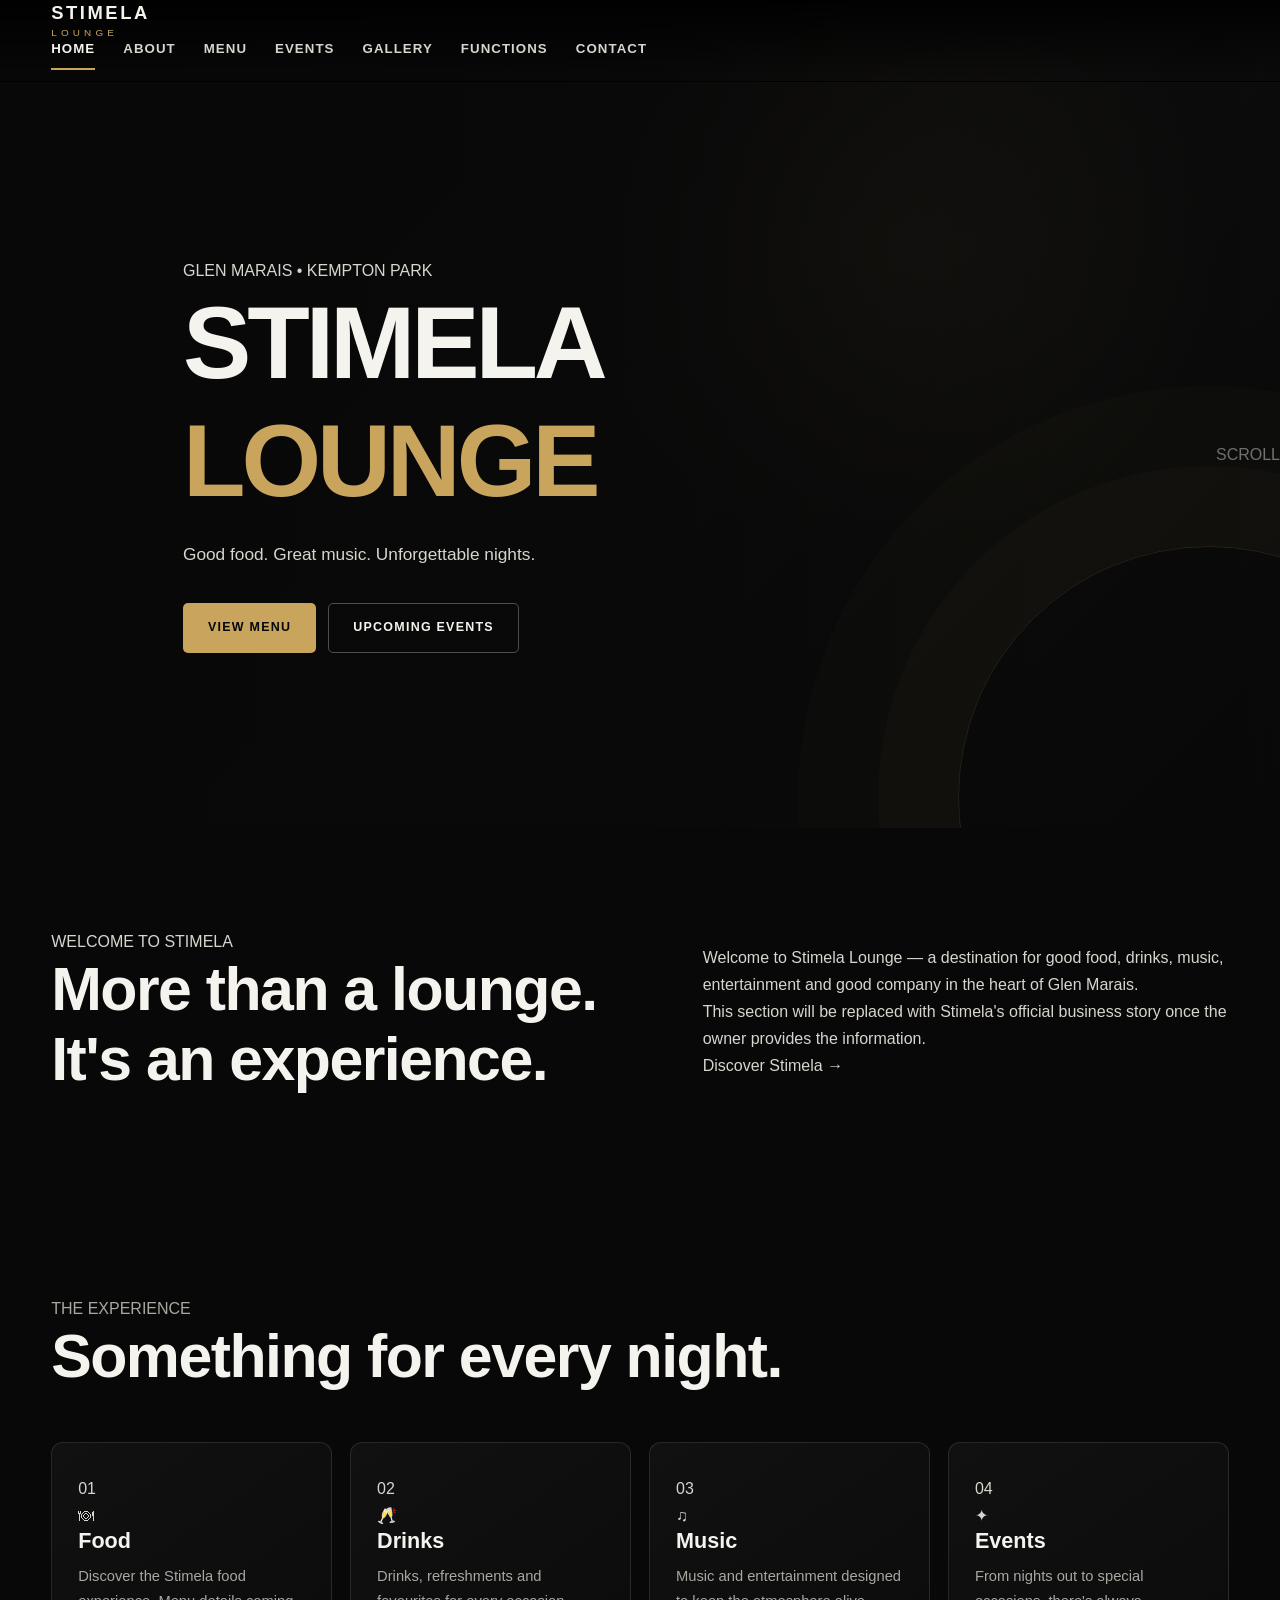
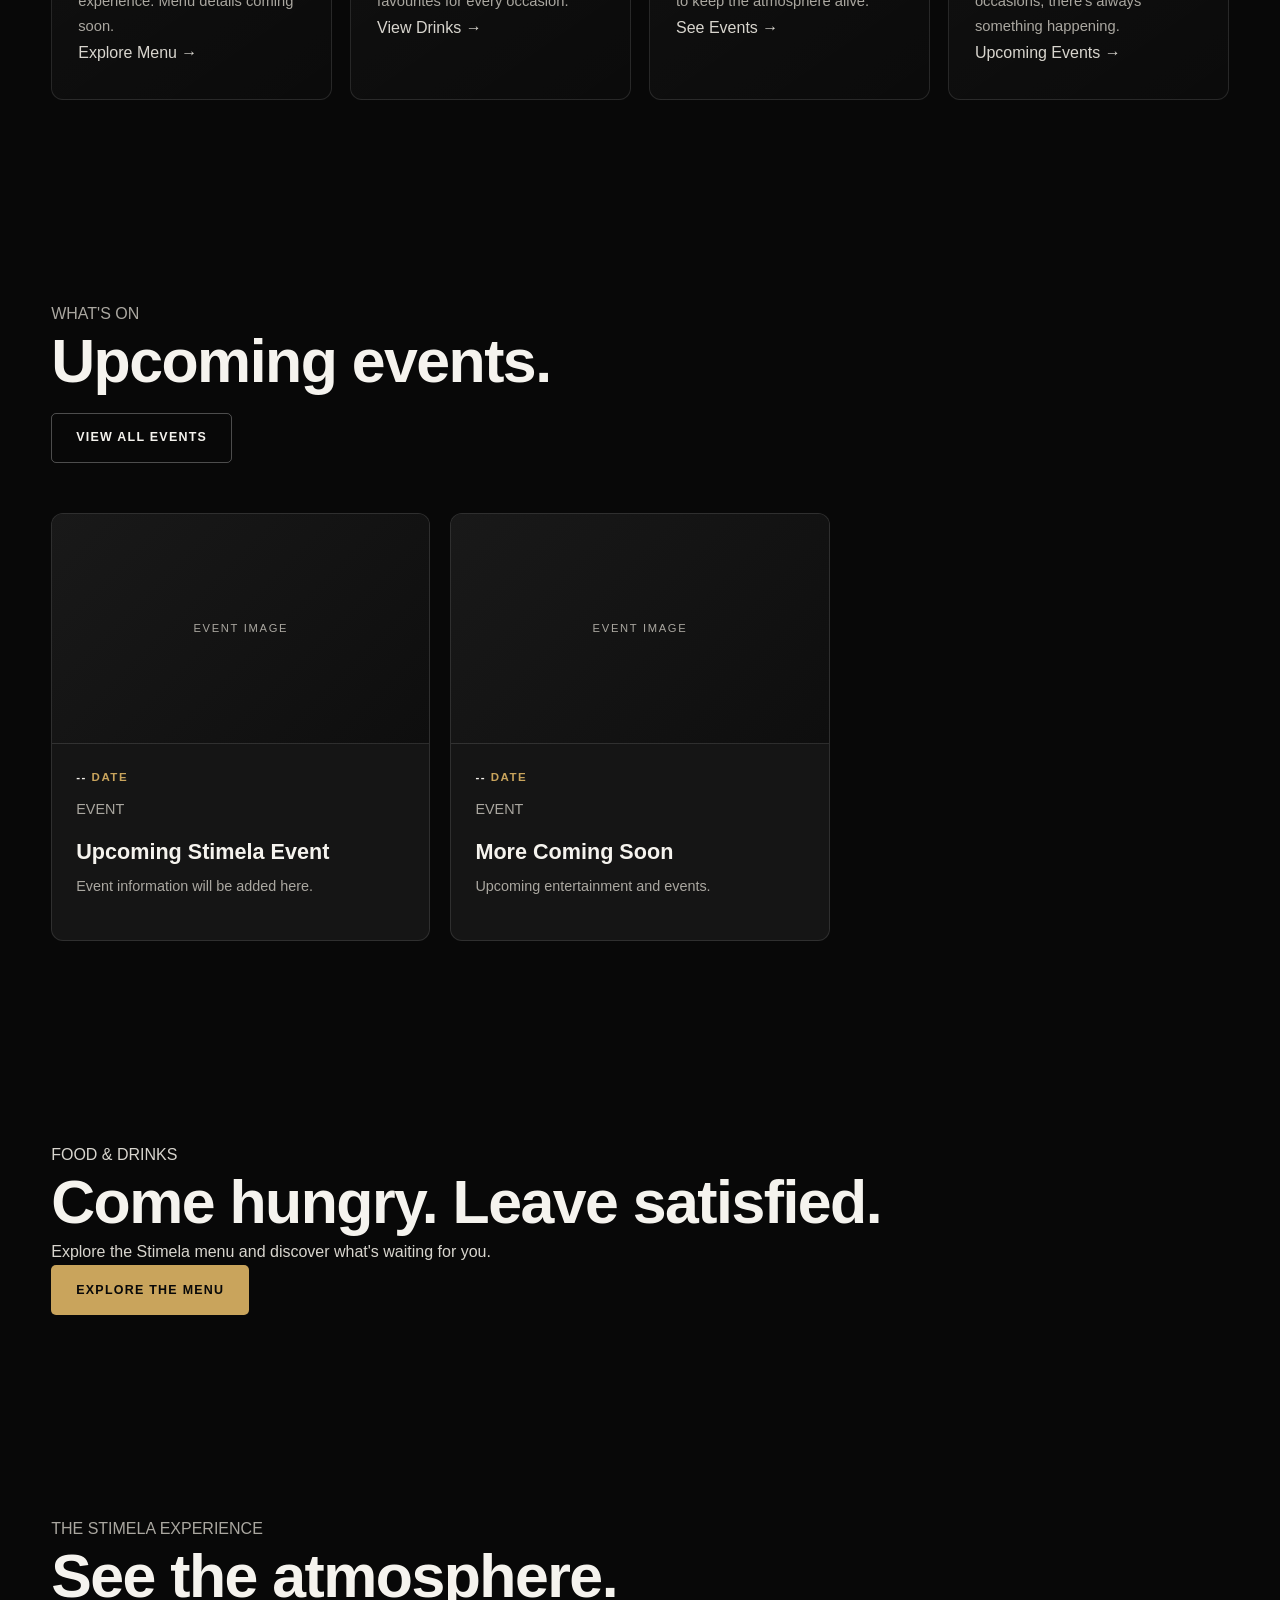
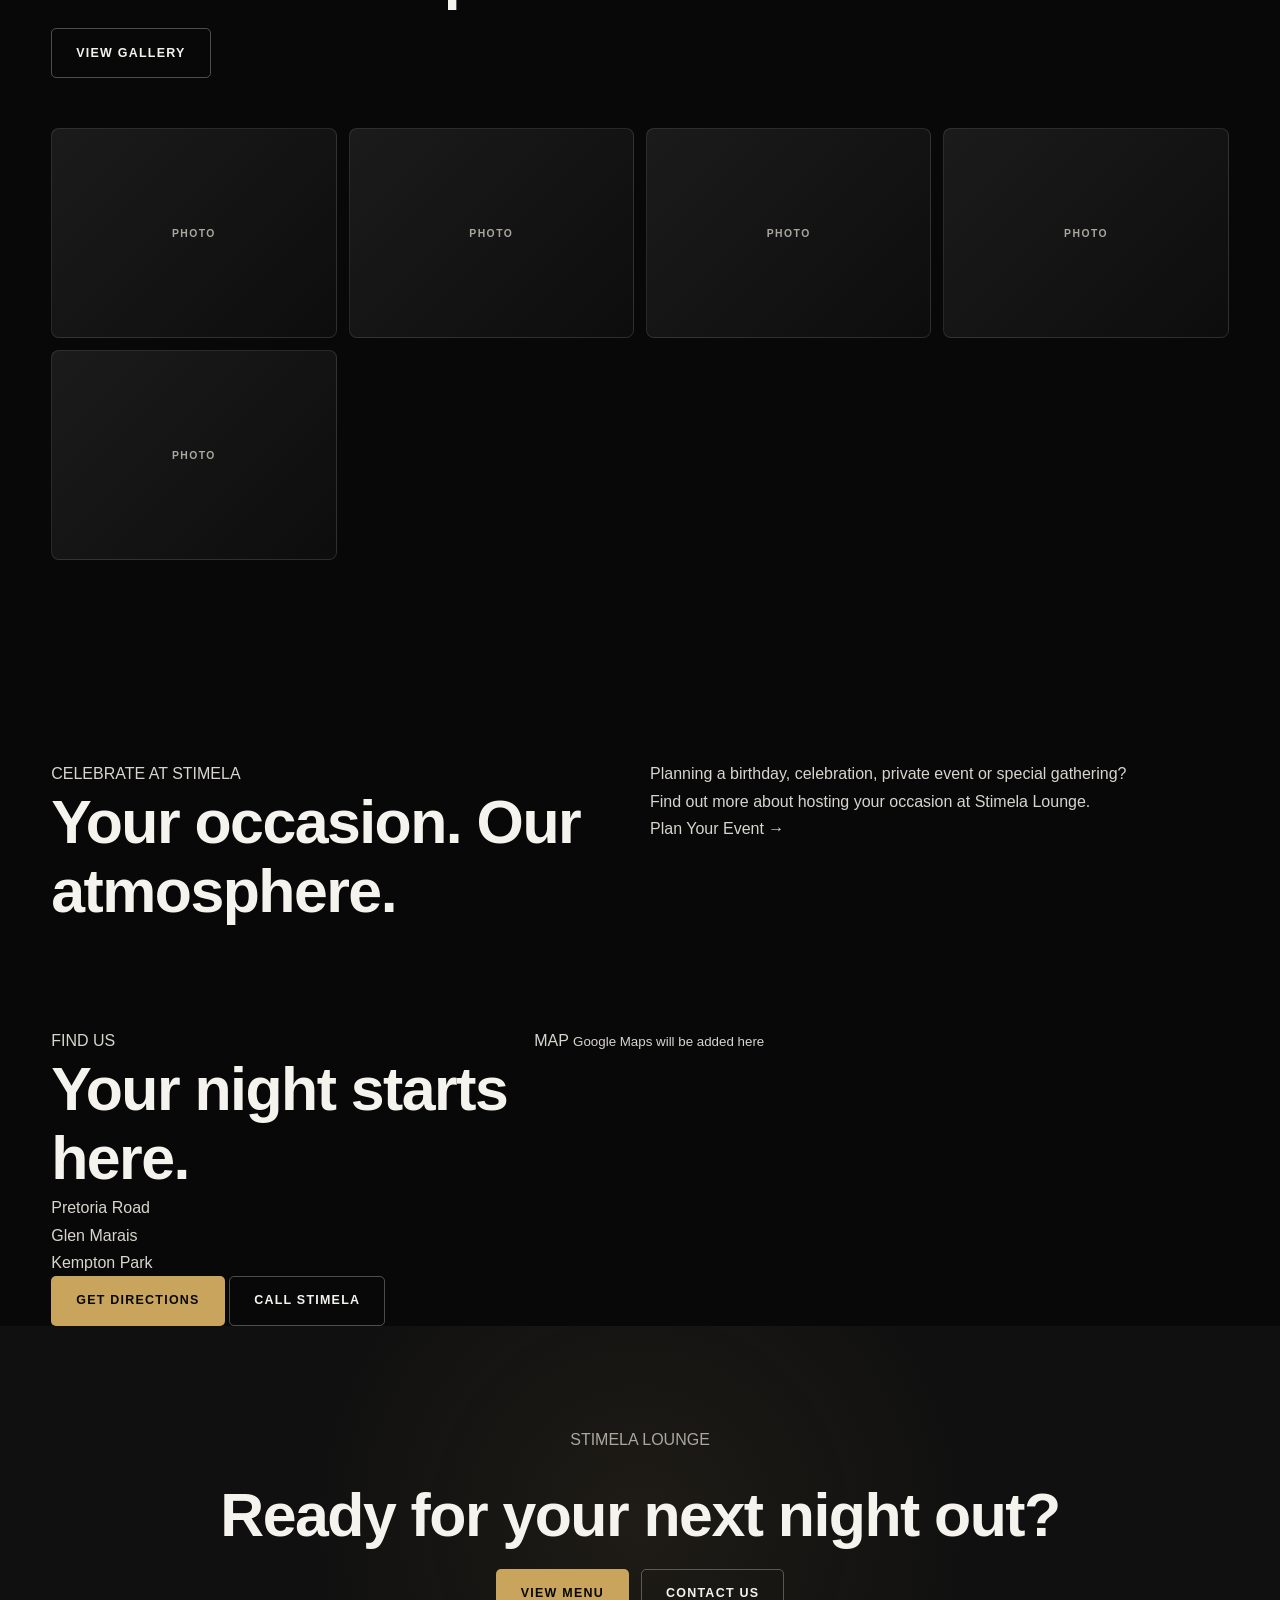
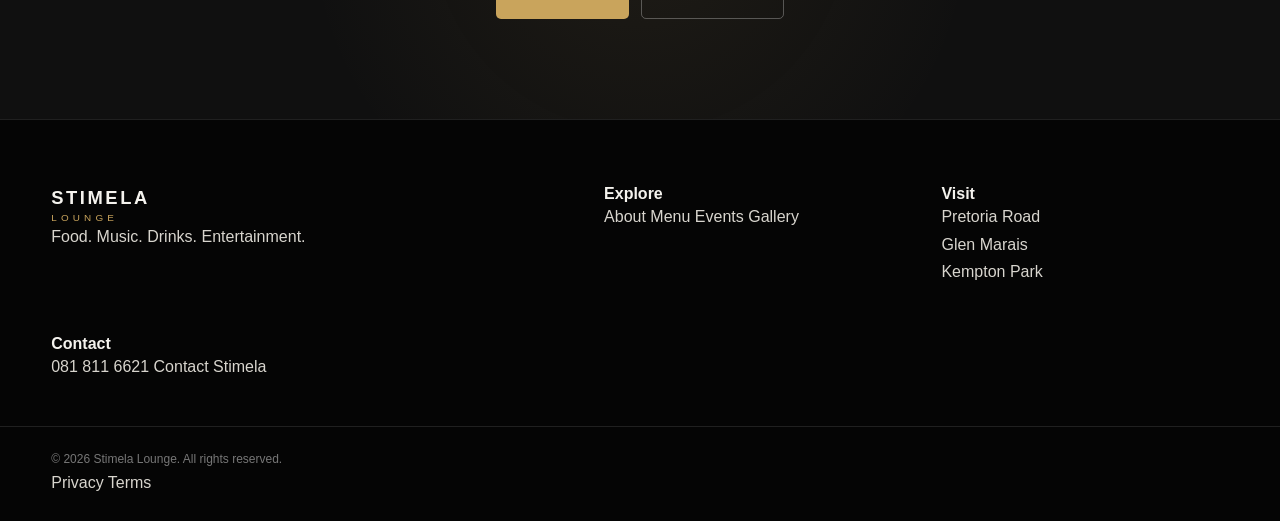
<file: index.html>
<!DOCTYPE html>
<html lang="en">
<head>
    <meta charset="UTF-8">
    <meta name="viewport" content="width=device-width, initial-scale=1.0">

    <title>Stimela Lounge | Glen Marais, Kempton Park</title>

    <meta name="description" content="Stimela Lounge in Glen Marais, Kempton Park. Food, drinks, music, entertainment and unforgettable nights.">
    <meta name="keywords" content="Stimela Lounge, Stimela Lounge Kempton Park, Stimela Lounge Glen Marais, lounge Kempton Park, nightlife Kempton Park, Glen Marais nightlife">
    <meta name="author" content="Stimela Lounge">

    <meta property="og:title" content="Stimela Lounge | Glen Marais">
    <meta property="og:description" content="Food, drinks, music and entertainment in Glen Marais, Kempton Park.">
    <meta property="og:type" content="website">

    <link rel="stylesheet" href="style.css">
</head>

<body>

<!-- =========================
     HEADER
========================= -->

<header class="site-header">

    <div class="container nav-container">

        <a href="index.html" class="logo">
            <span class="logo-main">STIMELA</span>
            <span class="logo-sub">LOUNGE</span>
        </a>

        <button class="menu-toggle" id="menuToggle" aria-label="Open navigation">
            <span></span>
            <span></span>
            <span></span>
        </button>

        <nav class="main-nav" id="mainNav">

            <a href="index.html" class="active">Home</a>
            <a href="about.html">About</a>
            <a href="menu.html">Menu</a>
            <a href="events.html">Events</a>
            <a href="gallery.html">Gallery</a>
            <a href="functions.html">Functions</a>
            <a href="contact.html">Contact</a>

        </nav>

    </div>

</header>


<main>

<!-- =========================
     HERO
========================= -->

<section class="hero">

    <div class="hero-overlay"></div>

    <div class="container hero-content">

        <p class="eyebrow">GLEN MARAIS • KEMPTON PARK</p>

        <h1>
            STIMELA<br>
            <span>LOUNGE</span>
        </h1>

        <p class="hero-text">
            Good food. Great music. Unforgettable nights.
        </p>

        <div class="hero-buttons">

            <a href="menu.html" class="btn btn-primary">
                View Menu
            </a>

            <a href="events.html" class="btn btn-outline">
                Upcoming Events
            </a>

        </div>

    </div>

    <div class="hero-scroll">
        <span>SCROLL</span>
        <div class="scroll-line"></div>
    </div>

</section>


<!-- =========================
     INTRO
========================= -->

<section class="section intro-section">

    <div class="container intro-grid">

        <div>

            <p class="section-label">WELCOME TO STIMELA</p>

            <h2>
                More than a lounge.
                <span>It's an experience.</span>
            </h2>

        </div>

        <div>

            <p class="large-text">
                Welcome to Stimela Lounge — a destination for good food,
                drinks, music, entertainment and good company in the heart
                of Glen Marais.
            </p>

            <p>
                This section will be replaced with Stimela's official
                business story once the owner provides the information.
            </p>

            <a href="about.html" class="text-link">
                Discover Stimela <span>→</span>
            </a>

        </div>

    </div>

</section>


<!-- =========================
     EXPERIENCE
========================= -->

<section class="section experience-section">

    <div class="container">

        <div class="section-heading centered">

            <p class="section-label">THE EXPERIENCE</p>

            <h2>
                Something for
                <span>every night.</span>
            </h2>

        </div>


        <div class="experience-grid">

            <article class="experience-card">

                <div class="card-number">01</div>

                <div class="card-icon">🍽</div>

                <h3>Food</h3>

                <p>
                    Discover the Stimela food experience.
                    Menu details coming soon.
                </p>

                <a href="menu.html">Explore Menu →</a>

            </article>


            <article class="experience-card">

                <div class="card-number">02</div>

                <div class="card-icon">🥂</div>

                <h3>Drinks</h3>

                <p>
                    Drinks, refreshments and favourites
                    for every occasion.
                </p>

                <a href="menu.html">View Drinks →</a>

            </article>


            <article class="experience-card">

                <div class="card-number">03</div>

                <div class="card-icon">♫</div>

                <h3>Music</h3>

                <p>
                    Music and entertainment designed to
                    keep the atmosphere alive.
                </p>

                <a href="events.html">See Events →</a>

            </article>


            <article class="experience-card">

                <div class="card-number">04</div>

                <div class="card-icon">✦</div>

                <h3>Events</h3>

                <p>
                    From nights out to special occasions,
                    there's always something happening.
                </p>

                <a href="events.html">Upcoming Events →</a>

            </article>

        </div>

    </div>

</section>


<!-- =========================
     EVENTS
========================= -->

<section class="section events-preview">

    <div class="container">

        <div class="section-heading split-heading">

            <div>

                <p class="section-label">WHAT'S ON</p>

                <h2>
                    Upcoming
                    <span>events.</span>
                </h2>

            </div>

            <a href="events.html" class="btn btn-outline">
                View All Events
            </a>

        </div>


        <div class="events-grid">

            <article class="event-card">

                <div class="event-image placeholder-image">
                    <span>EVENT IMAGE</span>
                </div>

                <div class="event-content">

                    <div class="event-date">
                        <strong>--</strong>
                        <span>DATE</span>
                    </div>

                    <div>

                        <p class="event-type">
                            EVENT
                        </p>

                        <h3>
                            Upcoming Stimela Event
                        </h3>

                        <p>
                            Event information will be added here.
                        </p>

                    </div>

                </div>

            </article>


            <article class="event-card">

                <div class="event-image placeholder-image">
                    <span>EVENT IMAGE</span>
                </div>

                <div class="event-content">

                    <div class="event-date">
                        <strong>--</strong>
                        <span>DATE</span>
                    </div>

                    <div>

                        <p class="event-type">
                            EVENT
                        </p>

                        <h3>
                            More Coming Soon
                        </h3>

                        <p>
                            Upcoming entertainment and events.
                        </p>

                    </div>

                </div>

            </article>

        </div>

    </div>

</section>


<!-- =========================
     MENU FEATURE
========================= -->

<section class="section menu-feature">

    <div class="menu-feature-overlay"></div>

    <div class="container menu-feature-content">

        <p class="section-label">FOOD & DRINKS</p>

        <h2>
            Come hungry.
            <span>Leave satisfied.</span>
        </h2>

        <p>
            Explore the Stimela menu and discover what's
            waiting for you.
        </p>

        <a href="menu.html" class="btn btn-primary">
            Explore The Menu
        </a>

    </div>

</section>


<!-- =========================
     GALLERY
========================= -->

<section class="section gallery-section">

    <div class="container">

        <div class="section-heading split-heading">

            <div>

                <p class="section-label">THE STIMELA EXPERIENCE</p>

                <h2>
                    See the
                    <span>atmosphere.</span>
                </h2>

            </div>

            <a href="gallery.html" class="btn btn-outline">
                View Gallery
            </a>

        </div>


        <div class="gallery-grid">

            <div class="gallery-item gallery-large placeholder-image">
                <span>PHOTO</span>
            </div>

            <div class="gallery-item placeholder-image">
                <span>PHOTO</span>
            </div>

            <div class="gallery-item placeholder-image">
                <span>PHOTO</span>
            </div>

            <div class="gallery-item placeholder-image">
                <span>PHOTO</span>
            </div>

            <div class="gallery-item placeholder-image">
                <span>PHOTO</span>
            </div>

        </div>

    </div>

</section>


<!-- =========================
     FUNCTIONS
========================= -->

<section class="section functions-section">

    <div class="container functions-grid">

        <div>

            <p class="section-label">
                CELEBRATE AT STIMELA
            </p>

            <h2>
                Your occasion.
                <span>Our atmosphere.</span>
            </h2>

        </div>

        <div>

            <p class="large-text">
                Planning a birthday, celebration, private event
                or special gathering?
            </p>

            <p>
                Find out more about hosting your occasion at
                Stimela Lounge.
            </p>

            <a href="functions.html" class="text-link">
                Plan Your Event <span>→</span>
            </a>

        </div>

    </div>

</section>


<!-- =========================
     LOCATION / CTA
========================= -->

<section class="location-section">

    <div class="container location-grid">

        <div>

            <p class="section-label">FIND US</p>

            <h2>
                Your night
                <span>starts here.</span>
            </h2>

            <p>
                Pretoria Road<br>
                Glen Marais<br>
                Kempton Park
            </p>

            <div class="location-buttons">

                <a href="contact.html" class="btn btn-primary">
                    Get Directions
                </a>

                <a href="tel:+27818116621" class="btn btn-outline">
                    Call Stimela
                </a>

            </div>

        </div>


        <div class="map-placeholder">

            <div class="map-inner">

                <span>MAP</span>
                <small>
                    Google Maps will be added here
                </small>

            </div>

        </div>

    </div>

</section>


<!-- =========================
     FINAL CTA
========================= -->

<section class="final-cta">

    <div class="container">

        <p class="section-label">
            STIMELA LOUNGE
        </p>

        <h2>
            Ready for
            <span>your next night out?</span>
        </h2>

        <div class="hero-buttons">

            <a href="menu.html" class="btn btn-primary">
                View Menu
            </a>

            <a href="contact.html" class="btn btn-outline">
                Contact Us
            </a>

        </div>

    </div>

</section>

</main>


<!-- =========================
     FOOTER
========================= -->

<footer class="site-footer">

    <div class="container footer-grid">

        <div>

            <a href="index.html" class="logo footer-logo">
                <span class="logo-main">STIMELA</span>
                <span class="logo-sub">LOUNGE</span>
            </a>

            <p>
                Food. Music. Drinks. Entertainment.
            </p>

        </div>


        <div>

            <h4>Explore</h4>

            <a href="about.html">About</a>
            <a href="menu.html">Menu</a>
            <a href="events.html">Events</a>
            <a href="gallery.html">Gallery</a>

        </div>


        <div>

            <h4>Visit</h4>

            <p>
                Pretoria Road<br>
                Glen Marais<br>
                Kempton Park
            </p>

        </div>


        <div>

            <h4>Contact</h4>

            <a href="tel:+27818116621">
                081 811 6621
            </a>

            <a href="contact.html">
                Contact Stimela
            </a>

        </div>

    </div>


    <div class="footer-bottom">

        <div class="container footer-bottom-inner">

            <p>
                © <span id="currentYear"></span> Stimela Lounge.
                All rights reserved.
            </p>

            <div>

                <a href="privacy.html">Privacy</a>
                <a href="terms.html">Terms</a>

            </div>

        </div>

    </div>

</footer>


<script src="script.js"></script>

</body>
</html>
</file>
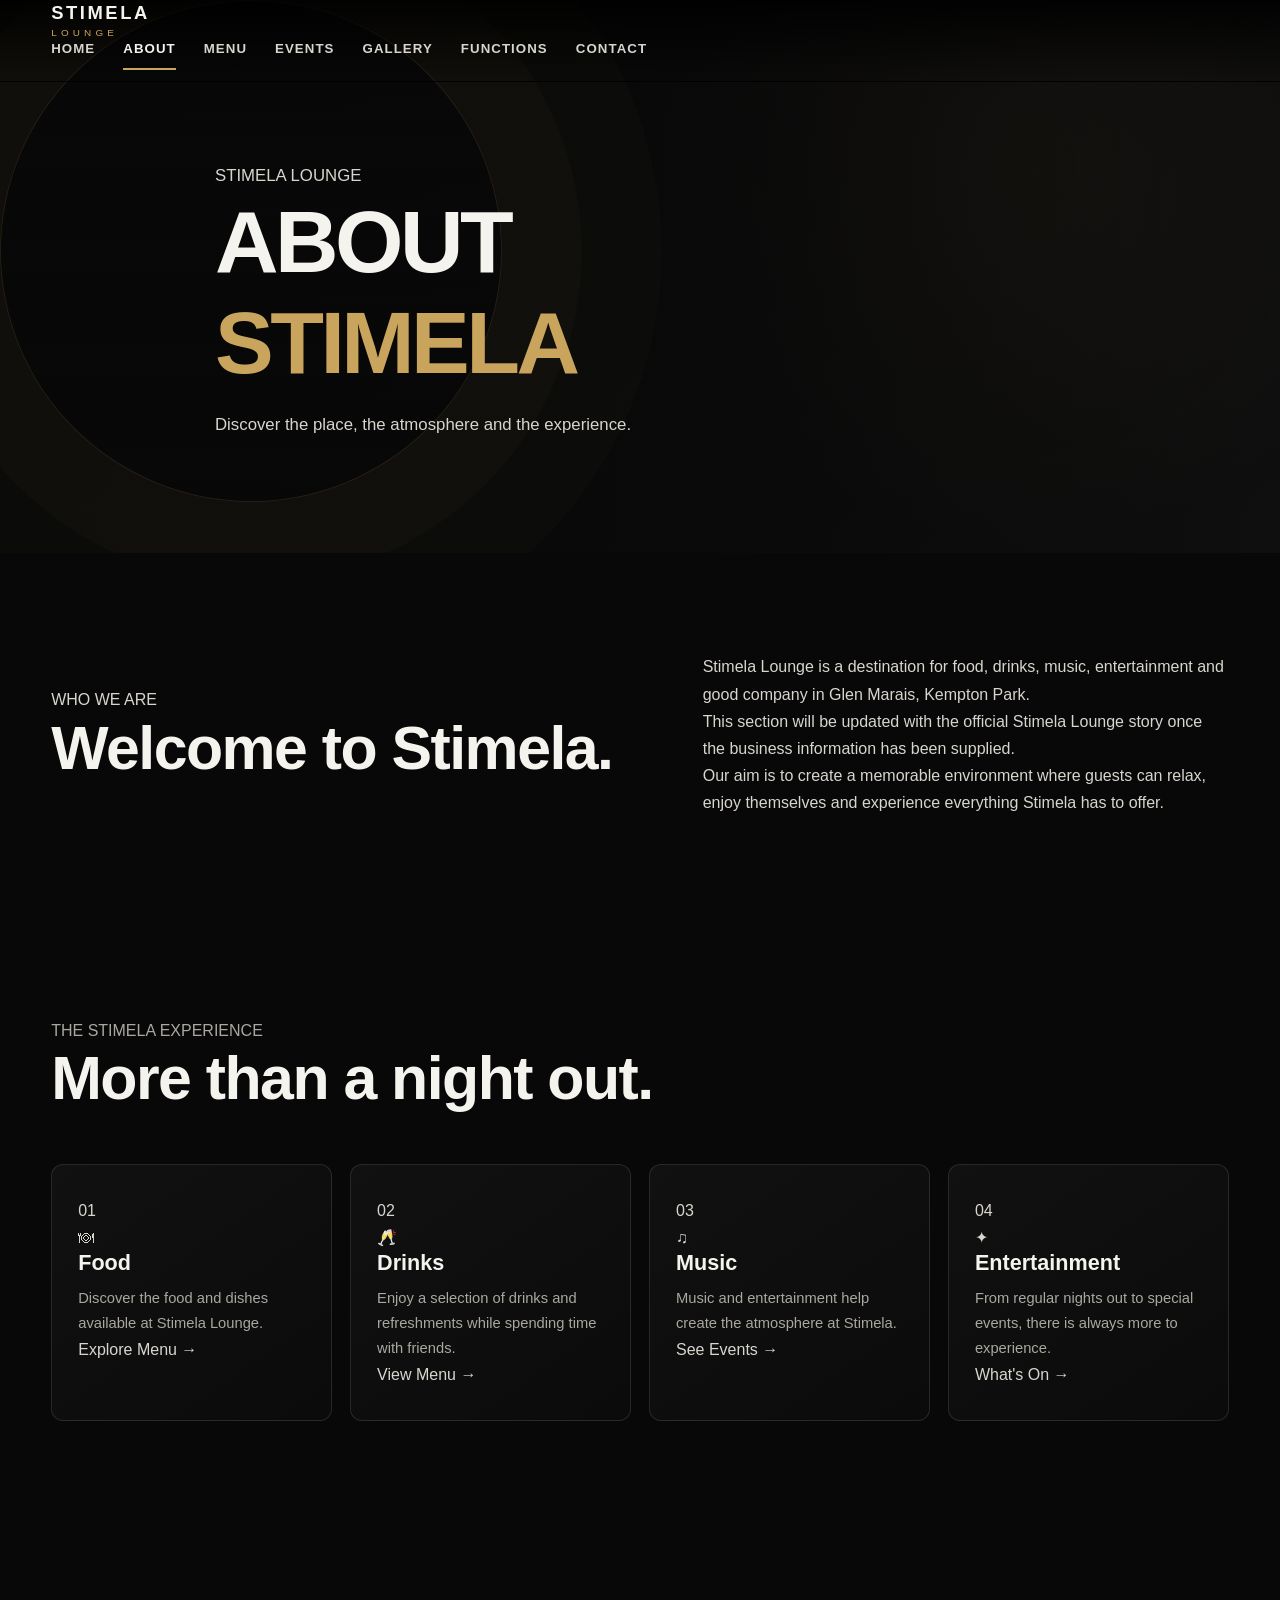
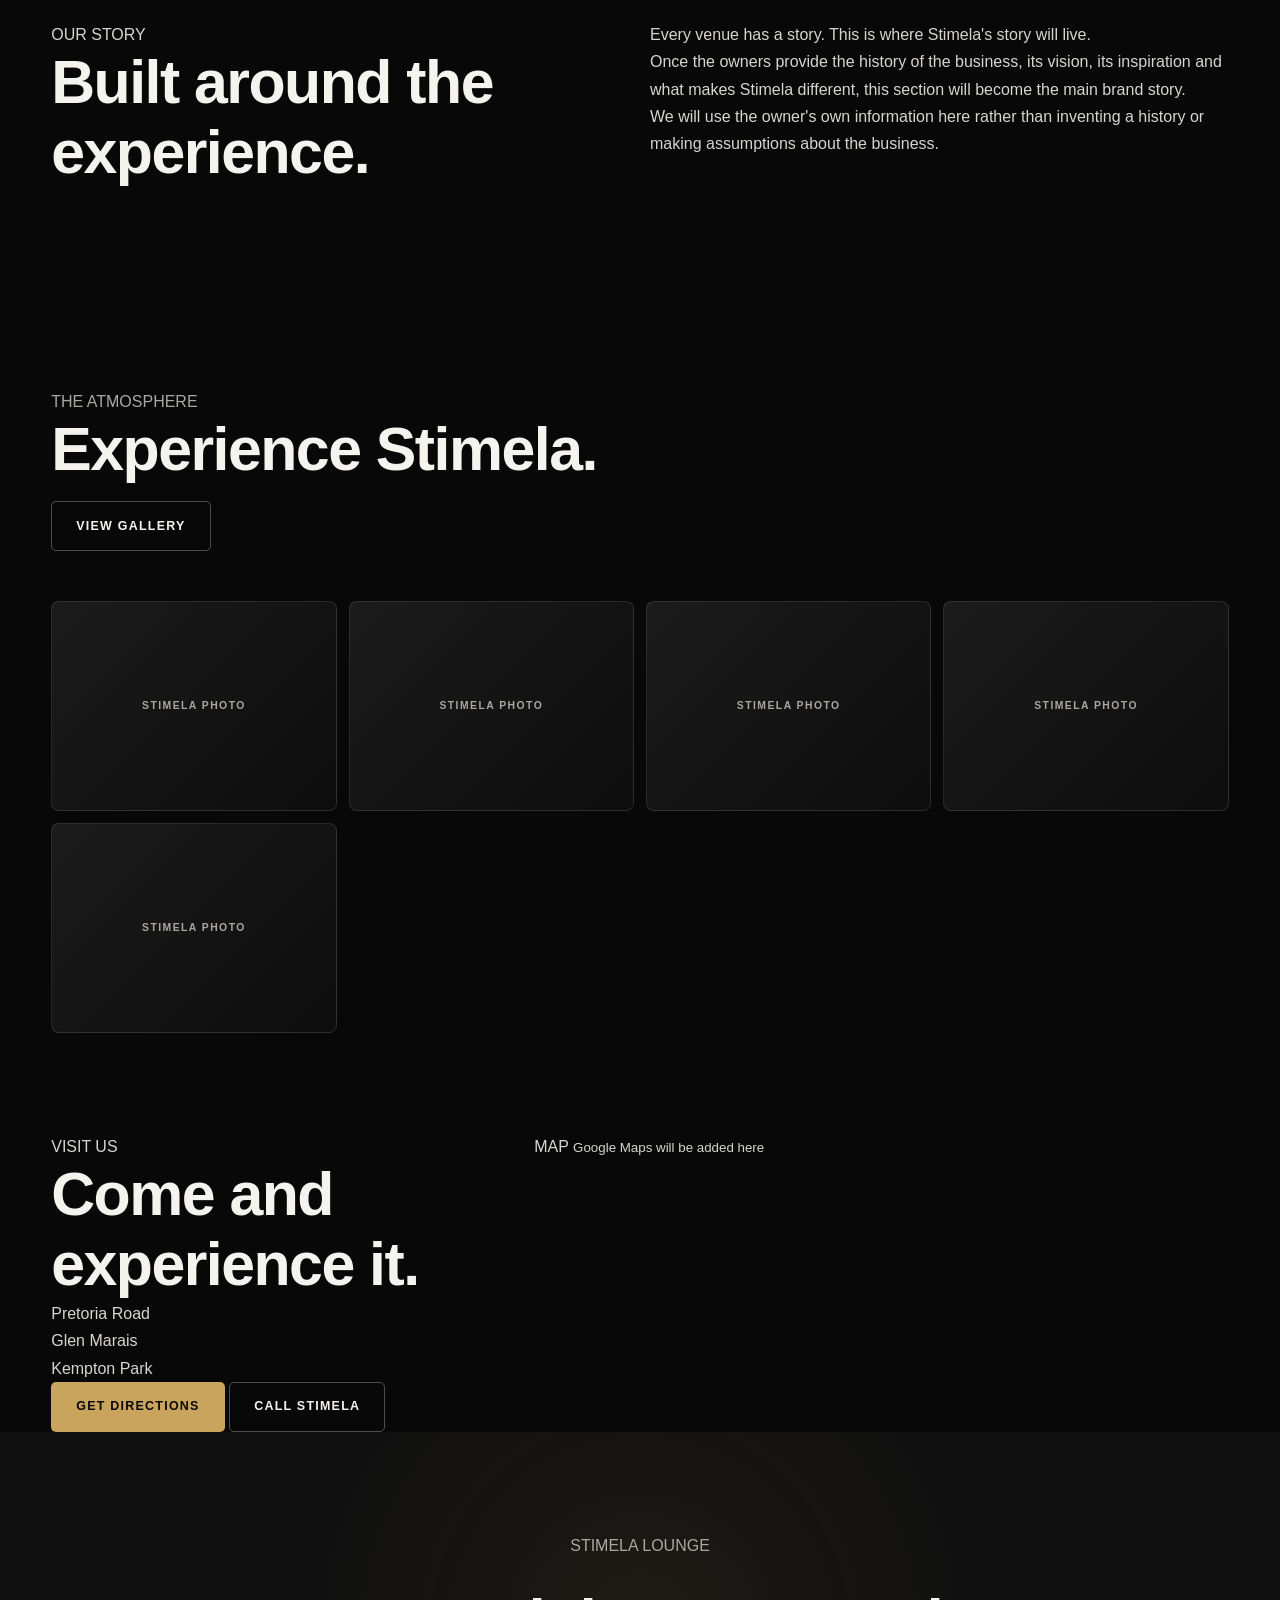
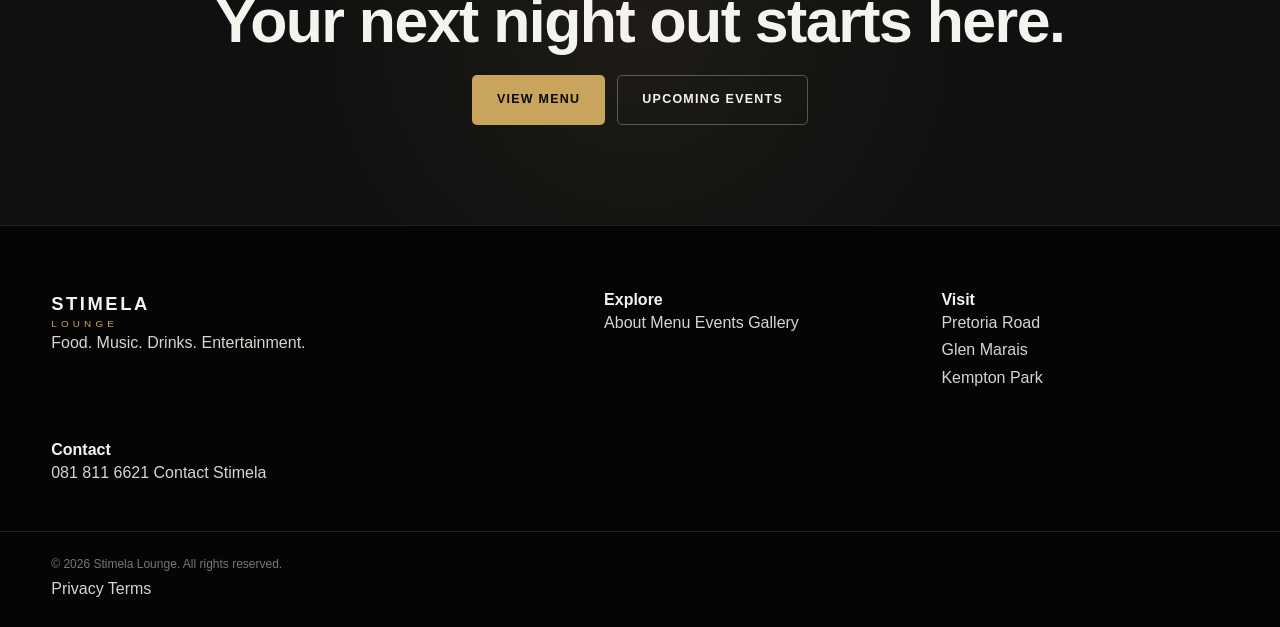
<file: about.html>
<!DOCTYPE html>
<html lang="en">
<head>
    <meta charset="UTF-8">
    <meta name="viewport" content="width=device-width, initial-scale=1.0">

    <title>About Stimela Lounge | Glen Marais, Kempton Park</title>

    <meta name="description" content="Learn more about Stimela Lounge in Glen Marais, Kempton Park — food, drinks, music, entertainment and good times.">

    <meta name="keywords" content="Stimela Lounge, Stimela Lounge Kempton Park, Stimela Lounge Glen Marais, lounge Kempton Park, Glen Marais entertainment">

    <link rel="stylesheet" href="style.css">
</head>

<body>

<!-- =========================
     HEADER
========================= -->

<header class="site-header">

    <div class="container nav-container">

        <a href="index.html" class="logo">
            <span class="logo-main">STIMELA</span>
            <span class="logo-sub">LOUNGE</span>
        </a>

        <button
            class="menu-toggle"
            id="menuToggle"
            aria-label="Open navigation"
        >
            <span></span>
            <span></span>
            <span></span>
        </button>

        <nav class="main-nav" id="mainNav">

            <a href="index.html">Home</a>

            <a href="about.html" class="active">
                About
            </a>

            <a href="menu.html">
                Menu
            </a>

            <a href="events.html">
                Events
            </a>

            <a href="gallery.html">
                Gallery
            </a>

            <a href="functions.html">
                Functions
            </a>

            <a href="contact.html">
                Contact
            </a>

        </nav>

    </div>

</header>


<main>

<!-- =========================
     PAGE HERO
========================= -->

<section class="hero page-hero">

    <div class="hero-overlay"></div>

    <div class="container hero-content">

        <p class="eyebrow">
            STIMELA LOUNGE
        </p>

        <h1>
            ABOUT<br>
            <span>STIMELA</span>
        </h1>

        <p class="hero-text">
            Discover the place, the atmosphere and the experience.
        </p>

    </div>

</section>


<!-- =========================
     INTRODUCTION
========================= -->

<section class="section">

    <div class="container intro-grid">

        <div>

            <p class="section-label">
                WHO WE ARE
            </p>

            <h2>
                Welcome to
                <span>Stimela.</span>
            </h2>

        </div>

        <div>

            <p class="large-text">
                Stimela Lounge is a destination for food,
                drinks, music, entertainment and good company
                in Glen Marais, Kempton Park.
            </p>

            <p>
                This section will be updated with the official
                Stimela Lounge story once the business information
                has been supplied.
            </p>

            <p>
                Our aim is to create a memorable environment where
                guests can relax, enjoy themselves and experience
                everything Stimela has to offer.
            </p>

        </div>

    </div>

</section>


<!-- =========================
     EXPERIENCE
========================= -->

<section class="section experience-section">

    <div class="container">

        <div class="section-heading centered">

            <p class="section-label">
                THE STIMELA EXPERIENCE
            </p>

            <h2>
                More than
                <span>a night out.</span>
            </h2>

        </div>


        <div class="experience-grid">

            <article class="experience-card">

                <div class="card-number">
                    01
                </div>

                <div class="card-icon">
                    🍽
                </div>

                <h3>
                    Food
                </h3>

                <p>
                    Discover the food and dishes available
                    at Stimela Lounge.
                </p>

                <a href="menu.html">
                    Explore Menu →
                </a>

            </article>


            <article class="experience-card">

                <div class="card-number">
                    02
                </div>

                <div class="card-icon">
                    🥂
                </div>

                <h3>
                    Drinks
                </h3>

                <p>
                    Enjoy a selection of drinks and refreshments
                    while spending time with friends.
                </p>

                <a href="menu.html">
                    View Menu →
                </a>

            </article>


            <article class="experience-card">

                <div class="card-number">
                    03
                </div>

                <div class="card-icon">
                    ♫
                </div>

                <h3>
                    Music
                </h3>

                <p>
                    Music and entertainment help create the
                    atmosphere at Stimela.
                </p>

                <a href="events.html">
                    See Events →
                </a>

            </article>


            <article class="experience-card">

                <div class="card-number">
                    04
                </div>

                <div class="card-icon">
                    ✦
                </div>

                <h3>
                    Entertainment
                </h3>

                <p>
                    From regular nights out to special events,
                    there is always more to experience.
                </p>

                <a href="events.html">
                    What's On →
                </a>

            </article>

        </div>

    </div>

</section>


<!-- =========================
     OUR STORY
========================= -->

<section class="section">

    <div class="container functions-grid">

        <div>

            <p class="section-label">
                OUR STORY
            </p>

            <h2>
                Built around
                <span>the experience.</span>
            </h2>

        </div>

        <div>

            <p class="large-text">
                Every venue has a story. This is where Stimela's
                story will live.
            </p>

            <p>
                Once the owners provide the history of the business,
                its vision, its inspiration and what makes Stimela
                different, this section will become the main
                brand story.
            </p>

            <p>
                We will use the owner's own information here rather
                than inventing a history or making assumptions about
                the business.
            </p>

        </div>

    </div>

</section>


<!-- =========================
     GALLERY FEATURE
========================= -->

<section class="section gallery-section">

    <div class="container">

        <div class="section-heading split-heading">

            <div>

                <p class="section-label">
                    THE ATMOSPHERE
                </p>

                <h2>
                    Experience
                    <span>Stimela.</span>
                </h2>

            </div>

            <a
                href="gallery.html"
                class="btn btn-outline"
            >
                View Gallery
            </a>

        </div>


        <div class="gallery-grid">

            <div class="gallery-item gallery-large placeholder-image">
                <span>STIMELA PHOTO</span>
            </div>

            <div class="gallery-item placeholder-image">
                <span>STIMELA PHOTO</span>
            </div>

            <div class="gallery-item placeholder-image">
                <span>STIMELA PHOTO</span>
            </div>

            <div class="gallery-item placeholder-image">
                <span>STIMELA PHOTO</span>
            </div>

            <div class="gallery-item placeholder-image">
                <span>STIMELA PHOTO</span>
            </div>

        </div>

    </div>

</section>


<!-- =========================
     LOCATION
========================= -->

<section class="location-section">

    <div class="container location-grid">

        <div>

            <p class="section-label">
                VISIT US
            </p>

            <h2>
                Come and
                <span>experience it.</span>
            </h2>

            <p>
                Pretoria Road<br>
                Glen Marais<br>
                Kempton Park
            </p>

            <div class="location-buttons">

                <a
                    href="contact.html"
                    class="btn btn-primary"
                >
                    Get Directions
                </a>

                <a
                    href="tel:+27818116621"
                    class="btn btn-outline"
                >
                    Call Stimela
                </a>

            </div>

        </div>


        <div class="map-placeholder">

            <div class="map-inner">

                <span>
                    MAP
                </span>

                <small>
                    Google Maps will be added here
                </small>

            </div>

        </div>

    </div>

</section>


<!-- =========================
     FINAL CTA
========================= -->

<section class="final-cta">

    <div class="container">

        <p class="section-label">
            STIMELA LOUNGE
        </p>

        <h2>
            Your next night out
            <span>starts here.</span>
        </h2>

        <div class="hero-buttons">

            <a
                href="menu.html"
                class="btn btn-primary"
            >
                View Menu
            </a>

            <a
                href="events.html"
                class="btn btn-outline"
            >
                Upcoming Events
            </a>

        </div>

    </div>

</section>

</main>


<!-- =========================
     FOOTER
========================= -->

<footer class="site-footer">

    <div class="container footer-grid">

        <div>

            <a
                href="index.html"
                class="logo footer-logo"
            >
                <span class="logo-main">
                    STIMELA
                </span>

                <span class="logo-sub">
                    LOUNGE
                </span>
            </a>

            <p>
                Food. Music. Drinks. Entertainment.
            </p>

        </div>


        <div>

            <h4>
                Explore
            </h4>

            <a href="about.html">
                About
            </a>

            <a href="menu.html">
                Menu
            </a>

            <a href="events.html">
                Events
            </a>

            <a href="gallery.html">
                Gallery
            </a>

        </div>


        <div>

            <h4>
                Visit
            </h4>

            <p>
                Pretoria Road<br>
                Glen Marais<br>
                Kempton Park
            </p>

        </div>


        <div>

            <h4>
                Contact
            </h4>

            <a href="tel:+27818116621">
                081 811 6621
            </a>

            <a href="contact.html">
                Contact Stimela
            </a>

        </div>

    </div>


    <div class="footer-bottom">

        <div class="container footer-bottom-inner">

            <p>
                © <span id="currentYear"></span>
                Stimela Lounge.
                All rights reserved.
            </p>

            <div>

                <a href="privacy.html">
                    Privacy
                </a>

                <a href="terms.html">
                    Terms
                </a>

            </div>

        </div>

    </div>

</footer>


<script src="script.js"></script>

</body>
</html>
</file>
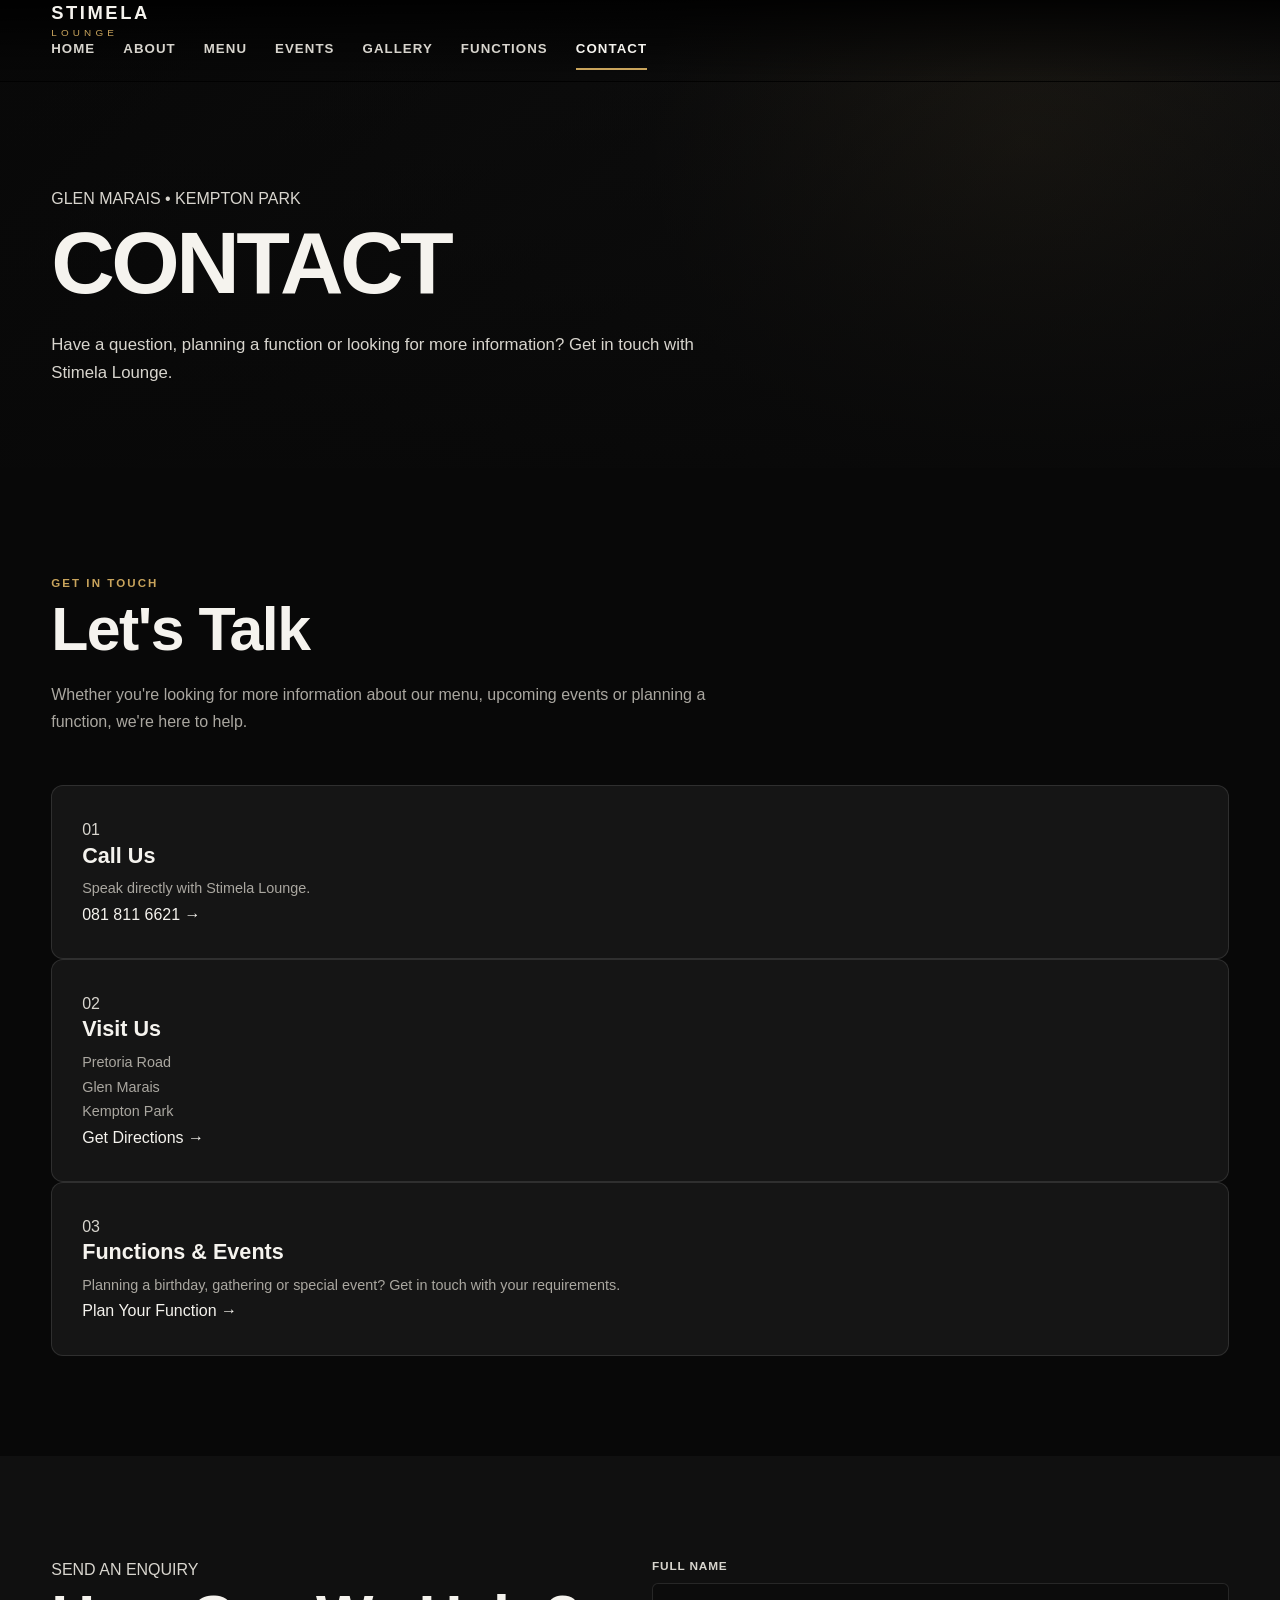
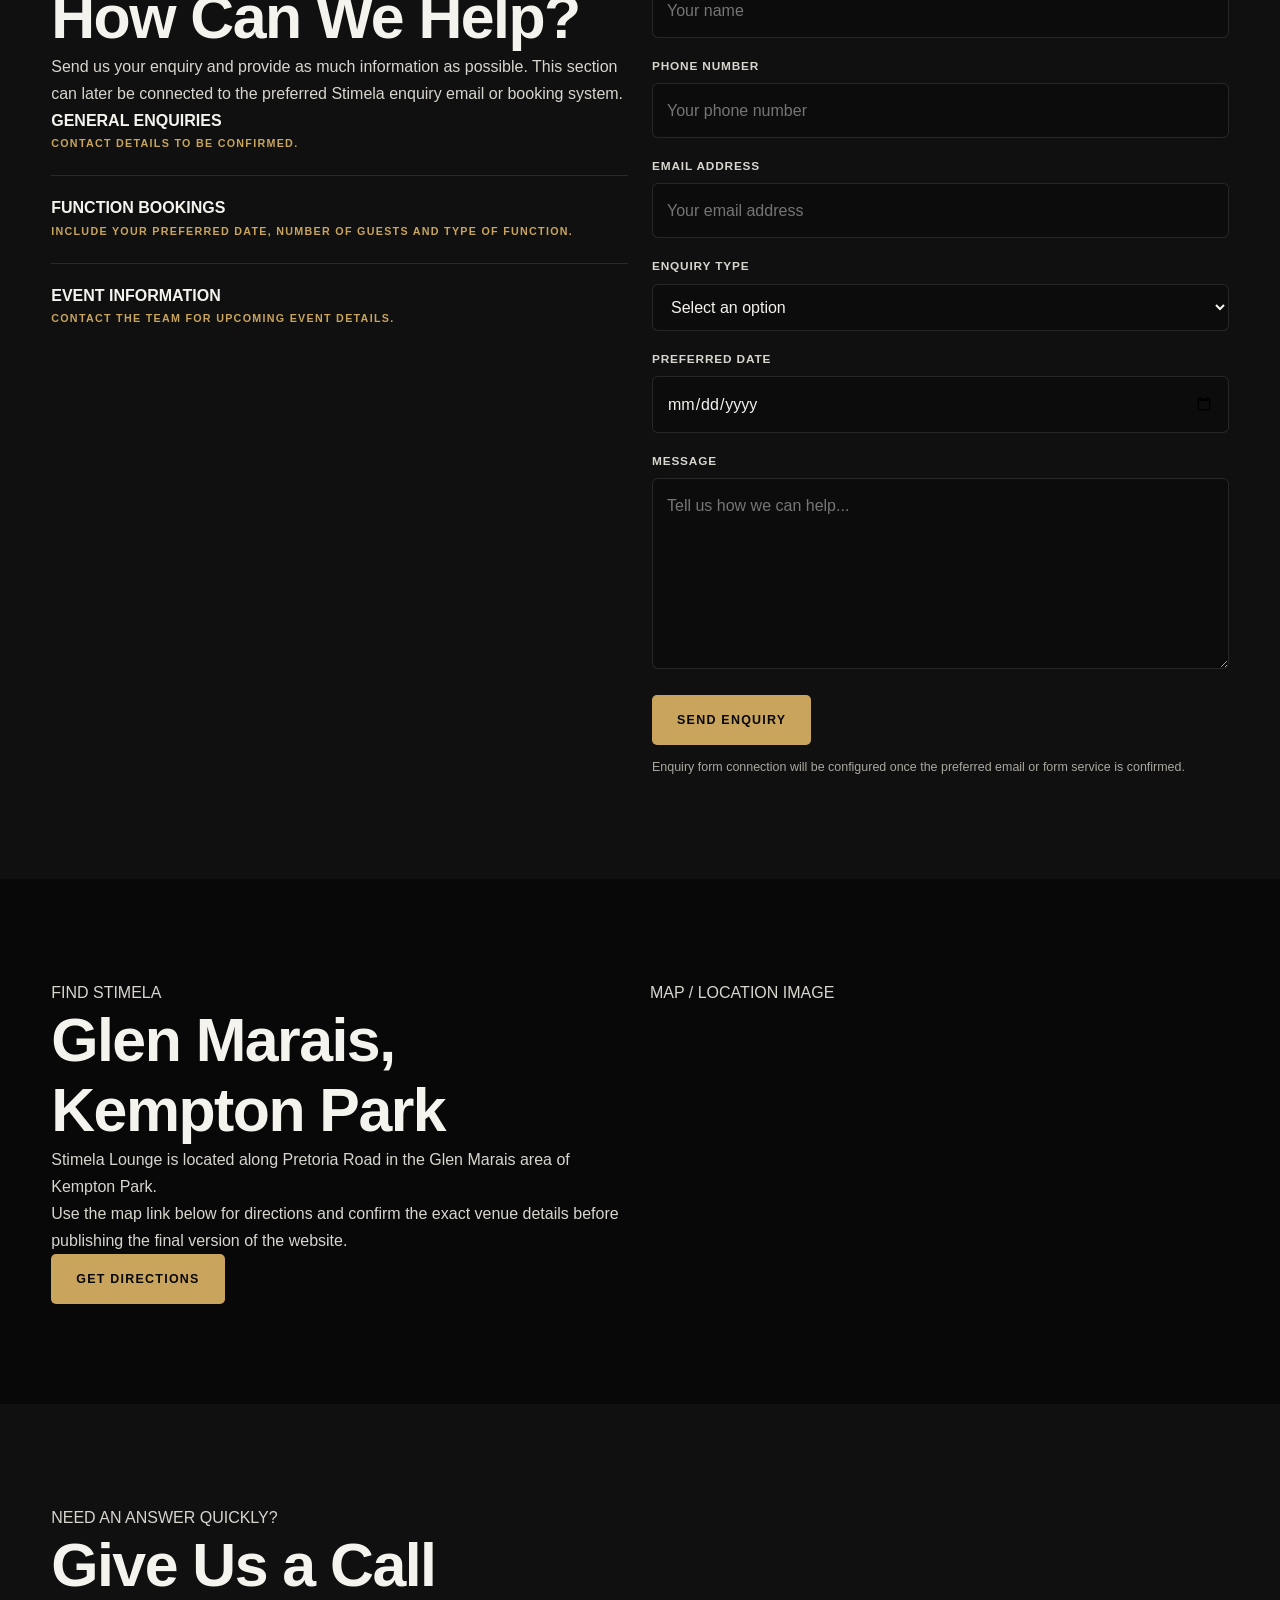
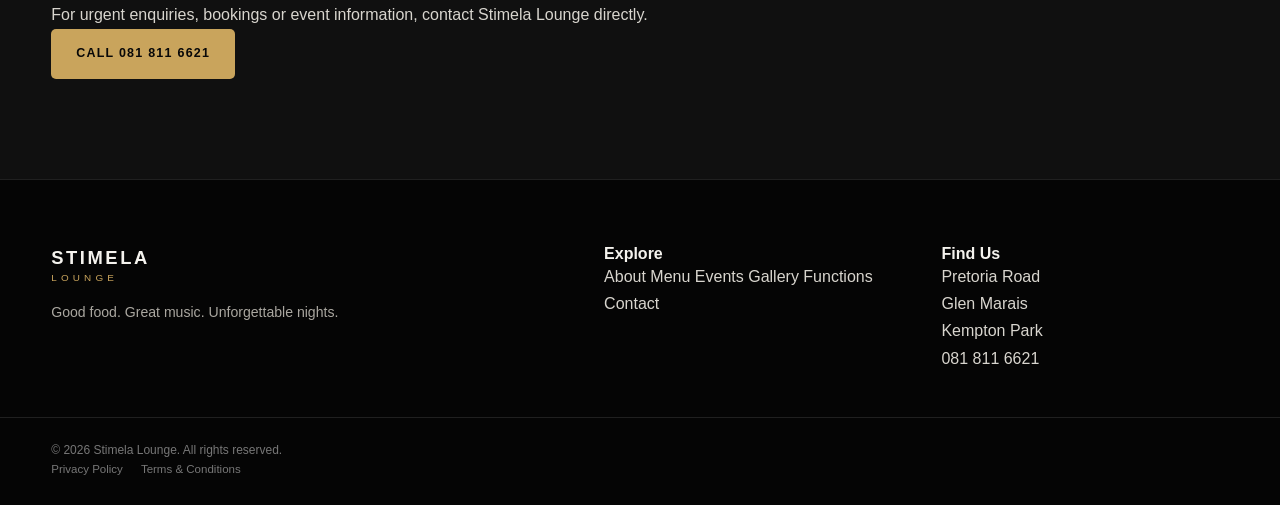
<file: contact.html>
<!DOCTYPE html>
<html lang="en">
<head>
    <meta charset="UTF-8">
    <meta name="viewport" content="width=device-width, initial-scale=1.0">

    <title>Contact Stimela Lounge | Glen Marais, Kempton Park</title>

    <meta name="description" content="Contact Stimela Lounge in Glen Marais, Kempton Park for enquiries, bookings, functions, events and general information.">

    <meta name="keywords" content="Stimela Lounge contact, Stimela Lounge phone, Stimela Lounge Glen Marais, Stimela Lounge Kempton Park, lounge Kempton Park, functions Kempton Park">

    <meta property="og:title" content="Contact Stimela Lounge">
    <meta property="og:description" content="Get in touch with Stimela Lounge in Glen Marais, Kempton Park.">
    <meta property="og:type" content="website">

    <link rel="stylesheet" href="style.css">
</head>

<body>

    <!-- =========================
         HEADER
    ========================== -->
    <header class="site-header">

        <div class="container nav-container">

            <a href="index.html" class="logo">
                <span class="logo-main">STIMELA</span>
                <span class="logo-sub">LOUNGE</span>
            </a>

            <button
                class="menu-toggle"
                id="menuToggle"
                aria-label="Open navigation"
                type="button"
            >
                <span></span>
                <span></span>
                <span></span>
            </button>

            <nav class="main-nav" id="mainNav">

                <a href="index.html">Home</a>
                <a href="about.html">About</a>
                <a href="menu.html">Menu</a>
                <a href="events.html">Events</a>
                <a href="gallery.html">Gallery</a>
                <a href="functions.html">Functions</a>
                <a href="contact.html" class="active">Contact</a>

            </nav>

        </div>

    </header>


    <!-- =========================
         PAGE HERO
    ========================== -->
    <section class="page-hero">

        <div class="page-hero-overlay"></div>

        <div class="container page-hero-content">

            <span class="eyebrow">
                GLEN MARAIS • KEMPTON PARK
            </span>

            <h1>CONTACT</h1>

            <p>
                Have a question, planning a function or looking for more
                information? Get in touch with Stimela Lounge.
            </p>

        </div>

    </section>


    <!-- =========================
         CONTACT INTRO
    ========================== -->
    <section class="section">

        <div class="container">

            <div class="section-heading centered">

                <span class="eyebrow">
                    GET IN TOUCH
                </span>

                <h2>Let's Talk</h2>

                <p>
                    Whether you're looking for more information about our
                    menu, upcoming events or planning a function, we're
                    here to help.
                </p>

            </div>


            <div class="contact-grid">

                <!-- PHONE -->
                <div class="contact-card">

                    <div class="contact-card-icon">
                        01
                    </div>

                    <h3>Call Us</h3>

                    <p>
                        Speak directly with Stimela Lounge.
                    </p>

                    <a
                        href="tel:+27818116621"
                        class="card-link"
                    >
                        081 811 6621 →
                    </a>

                </div>


                <!-- LOCATION -->
                <div class="contact-card">

                    <div class="contact-card-icon">
                        02
                    </div>

                    <h3>Visit Us</h3>

                    <p>
                        Pretoria Road<br>
                        Glen Marais<br>
                        Kempton Park
                    </p>

                    <a
                        href="https://www.google.com/maps/search/?api=1&query=Stimela+Lounge+Glen+Marais+Kempton+Park"
                        target="_blank"
                        rel="noopener noreferrer"
                        class="card-link"
                    >
                        Get Directions →
                    </a>

                </div>


                <!-- FUNCTIONS -->
                <div class="contact-card">

                    <div class="contact-card-icon">
                        03
                    </div>

                    <h3>Functions & Events</h3>

                    <p>
                        Planning a birthday, gathering or special event?
                        Get in touch with your requirements.
                    </p>

                    <a
                        href="functions.html"
                        class="card-link"
                    >
                        Plan Your Function →
                    </a>

                </div>

            </div>

        </div>

    </section>


    <!-- =========================
         ENQUIRY SECTION
    ========================== -->
    <section class="section section-dark">

        <div class="container">

            <div class="contact-layout">

                <!-- LEFT -->
                <div class="contact-info">

                    <span class="eyebrow">
                        SEND AN ENQUIRY
                    </span>

                    <h2>
                        How Can We Help?
                    </h2>

                    <p>
                        Send us your enquiry and provide as much information
                        as possible. This section can later be connected to
                        the preferred Stimela enquiry email or booking system.
                    </p>


                    <div class="contact-info-list">

                        <div class="contact-info-item">

                            <strong>GENERAL ENQUIRIES</strong>

                            <span>
                                Contact details to be confirmed.
                            </span>

                        </div>


                        <div class="contact-info-item">

                            <strong>FUNCTION BOOKINGS</strong>

                            <span>
                                Include your preferred date, number of guests
                                and type of function.
                            </span>

                        </div>


                        <div class="contact-info-item">

                            <strong>EVENT INFORMATION</strong>

                            <span>
                                Contact the team for upcoming event details.
                            </span>

                        </div>

                    </div>

                </div>


                <!-- RIGHT -->
                <div class="contact-form-wrapper">

                    <form
                        class="contact-form"
                        action="#"
                        method="post"
                    >

                        <div class="form-group">

                            <label for="name">
                                Full Name
                            </label>

                            <input
                                type="text"
                                id="name"
                                name="name"
                                placeholder="Your name"
                                required
                            >

                        </div>


                        <div class="form-row">

                            <div class="form-group">

                                <label for="phone">
                                    Phone Number
                                </label>

                                <input
                                    type="tel"
                                    id="phone"
                                    name="phone"
                                    placeholder="Your phone number"
                                >

                            </div>


                            <div class="form-group">

                                <label for="email">
                                    Email Address
                                </label>

                                <input
                                    type="email"
                                    id="email"
                                    name="email"
                                    placeholder="Your email address"
                                >

                            </div>

                        </div>


                        <div class="form-group">

                            <label for="enquiry">
                                Enquiry Type
                            </label>

                            <select
                                id="enquiry"
                                name="enquiry"
                            >

                                <option value="">
                                    Select an option
                                </option>

                                <option value="general">
                                    General Enquiry
                                </option>

                                <option value="booking">
                                    Booking
                                </option>

                                <option value="function">
                                    Function / Private Event
                                </option>

                                <option value="event">
                                    Event Information
                                </option>

                                <option value="menu">
                                    Menu / Food & Drinks
                                </option>

                                <option value="other">
                                    Other
                                </option>

                            </select>

                        </div>


                        <div class="form-group">

                            <label for="date">
                                Preferred Date
                            </label>

                            <input
                                type="date"
                                id="date"
                                name="date"
                            >

                        </div>


                        <div class="form-group">

                            <label for="message">
                                Message
                            </label>

                            <textarea
                                id="message"
                                name="message"
                                rows="6"
                                placeholder="Tell us how we can help..."
                            ></textarea>

                        </div>


                        <button
                            type="submit"
                            class="btn btn-primary"
                        >
                            Send Enquiry
                        </button>

                        <p class="form-note">
                            Enquiry form connection will be configured once
                            the preferred email or form service is confirmed.
                        </p>

                    </form>

                </div>

            </div>

        </div>

    </section>


    <!-- =========================
         LOCATION
    ========================== -->
    <section class="section">

        <div class="container">

            <div class="feature-grid">

                <div class="feature-content">

                    <span class="eyebrow">
                        FIND STIMELA
                    </span>

                    <h2>
                        Glen Marais, Kempton Park
                    </h2>

                    <p>
                        Stimela Lounge is located along Pretoria Road in
                        the Glen Marais area of Kempton Park.
                    </p>

                    <p>
                        Use the map link below for directions and confirm
                        the exact venue details before publishing the final
                        version of the website.
                    </p>

                    <a
                        href="https://www.google.com/maps/search/?api=1&query=Stimela+Lounge+Glen+Marais+Kempton+Park"
                        target="_blank"
                        rel="noopener noreferrer"
                        class="btn btn-primary"
                    >
                        Get Directions
                    </a>

                </div>


                <div class="feature-image">

                    <div class="image-placeholder">

                        <span>
                            MAP / LOCATION IMAGE
                        </span>

                    </div>

                </div>

            </div>

        </div>

    </section>


    <!-- =========================
         QUICK CONTACT CTA
    ========================== -->
    <section class="section section-dark">

        <div class="container">

            <div class="cta-box">

                <span class="eyebrow">
                    NEED AN ANSWER QUICKLY?
                </span>

                <h2>
                    Give Us a Call
                </h2>

                <p>
                    For urgent enquiries, bookings or event information,
                    contact Stimela Lounge directly.
                </p>

                <a
                    href="tel:+27818116621"
                    class="btn btn-primary"
                >
                    Call 081 811 6621
                </a>

            </div>

        </div>

    </section>


    <!-- =========================
         FOOTER
    ========================== -->
    <footer class="site-footer">

        <div class="container footer-grid">

            <div class="footer-brand">

                <a href="index.html" class="logo">

                    <span class="logo-main">
                        STIMELA
                    </span>

                    <span class="logo-sub">
                        LOUNGE
                    </span>

                </a>

                <p>
                    Good food. Great music. Unforgettable nights.
                </p>

            </div>


            <div class="footer-links">

                <h4>Explore</h4>

                <a href="about.html">About</a>
                <a href="menu.html">Menu</a>
                <a href="events.html">Events</a>
                <a href="gallery.html">Gallery</a>
                <a href="functions.html">Functions</a>
                <a href="contact.html">Contact</a>

            </div>


            <div class="footer-contact">

                <h4>Find Us</h4>

                <p>
                    Pretoria Road<br>
                    Glen Marais<br>
                    Kempton Park
                </p>

                <a href="tel:+27818116621">
                    081 811 6621
                </a>

            </div>

        </div>


        <div class="footer-bottom">

            <div class="container">

                <p>
                    © <span id="currentYear"></span>
                    Stimela Lounge. All rights reserved.
                </p>

                <div class="footer-legal">

                    <a href="privacy.html">
                        Privacy Policy
                    </a>

                    <a href="terms.html">
                        Terms & Conditions
                    </a>

                </div>

            </div>

        </div>

    </footer>


    <script src="script.js"></script>

</body>
</html>
</file>
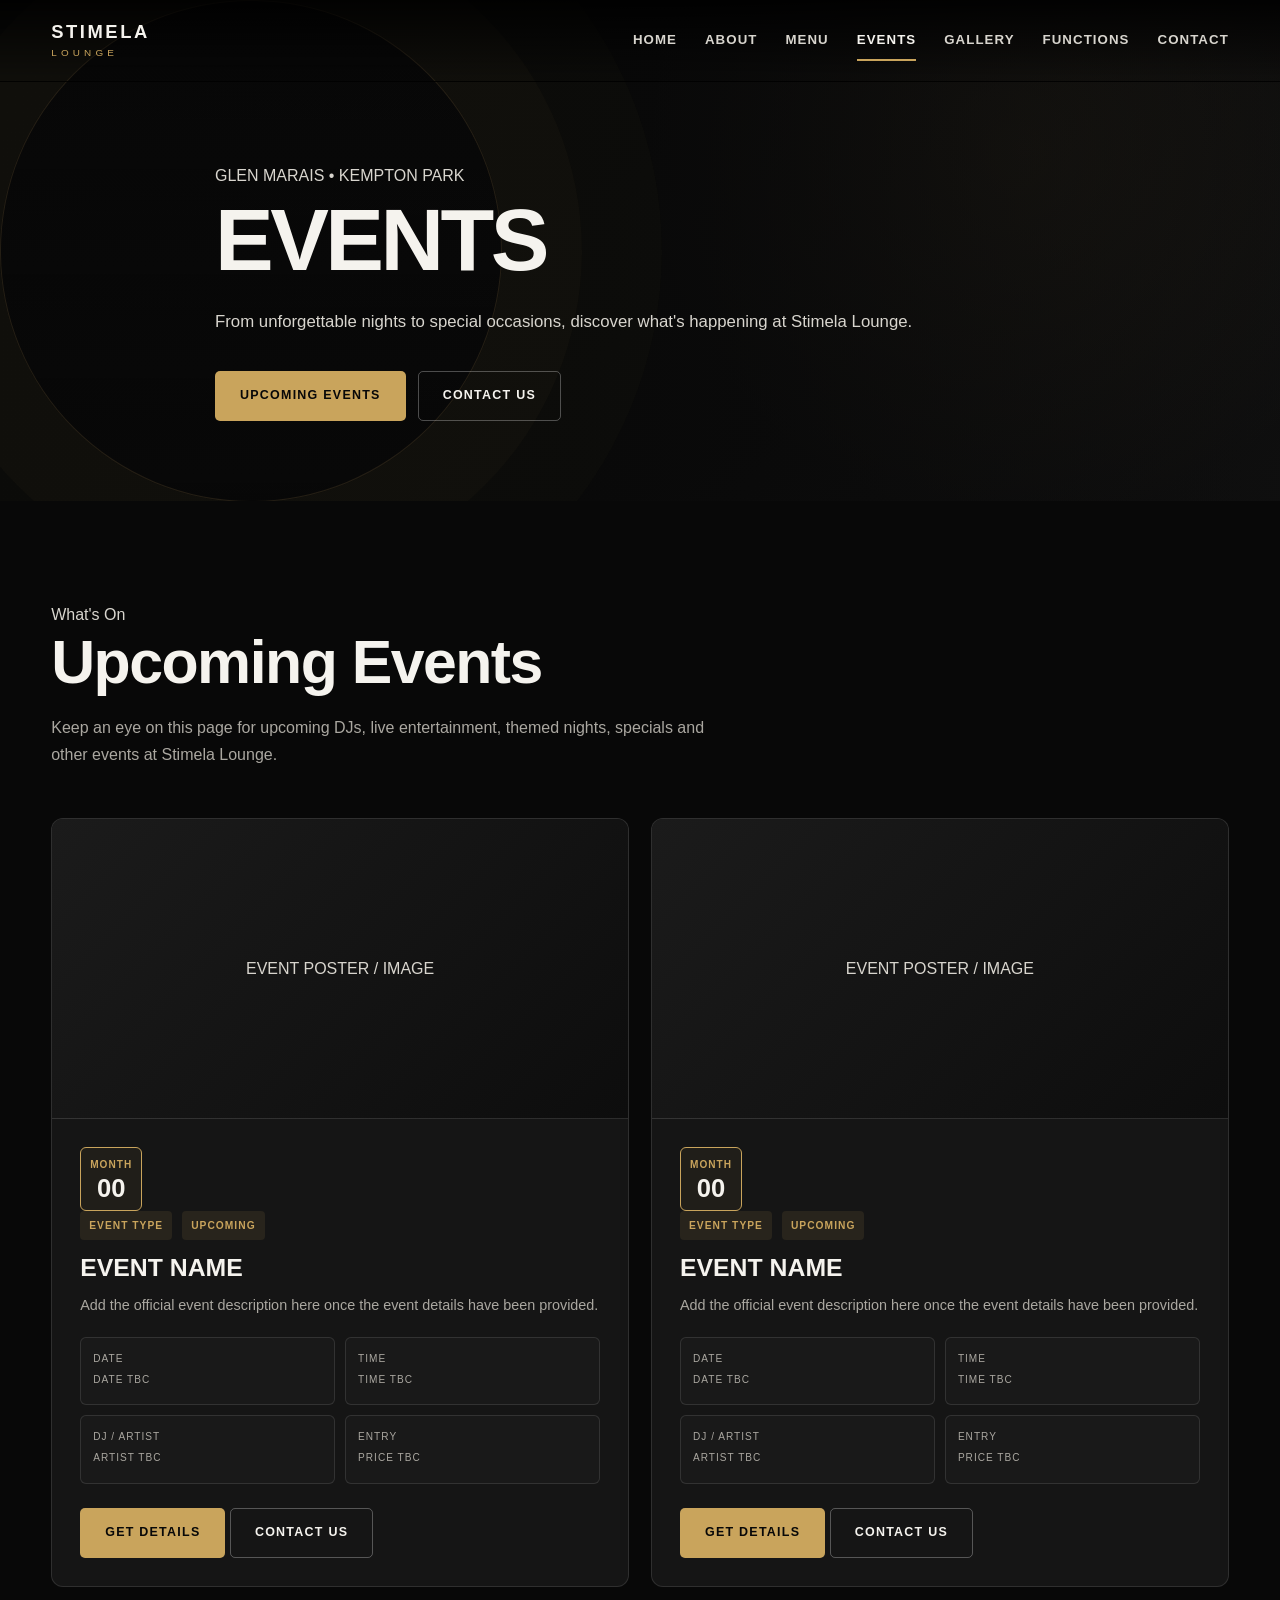
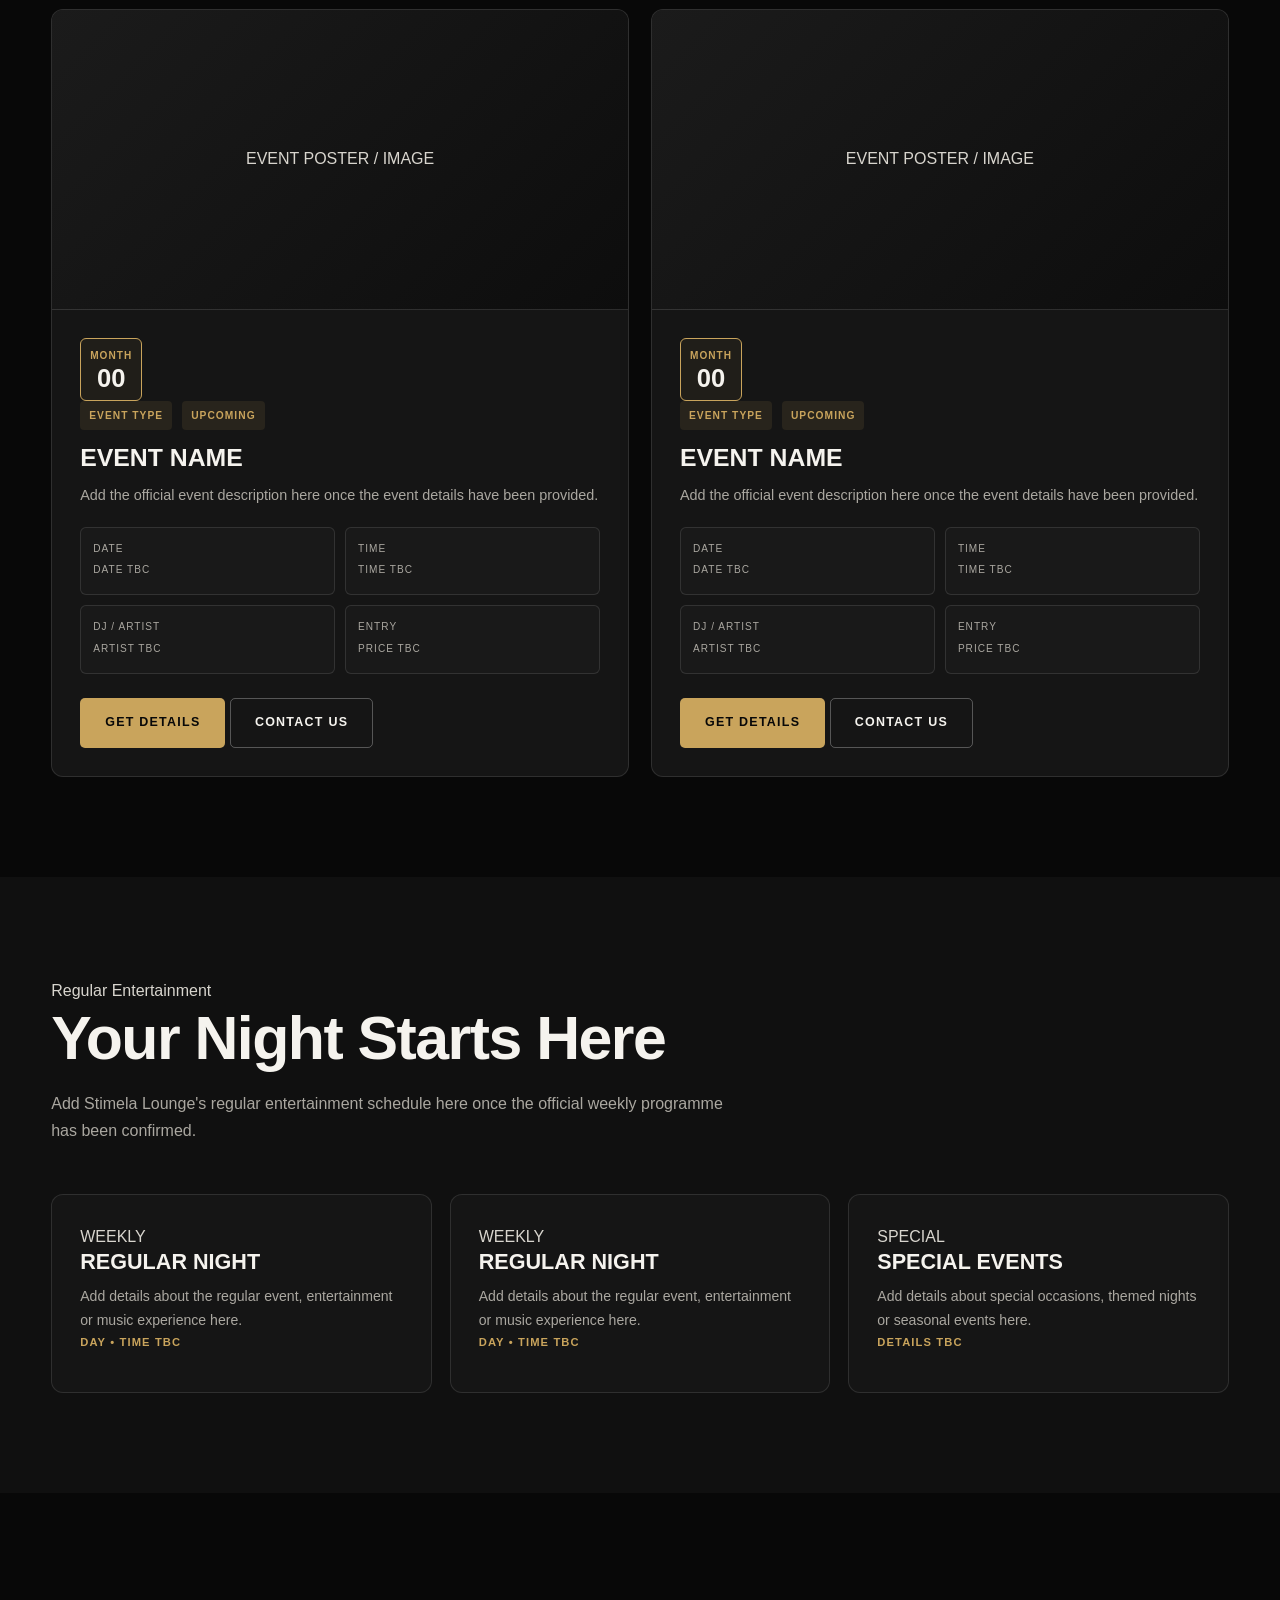
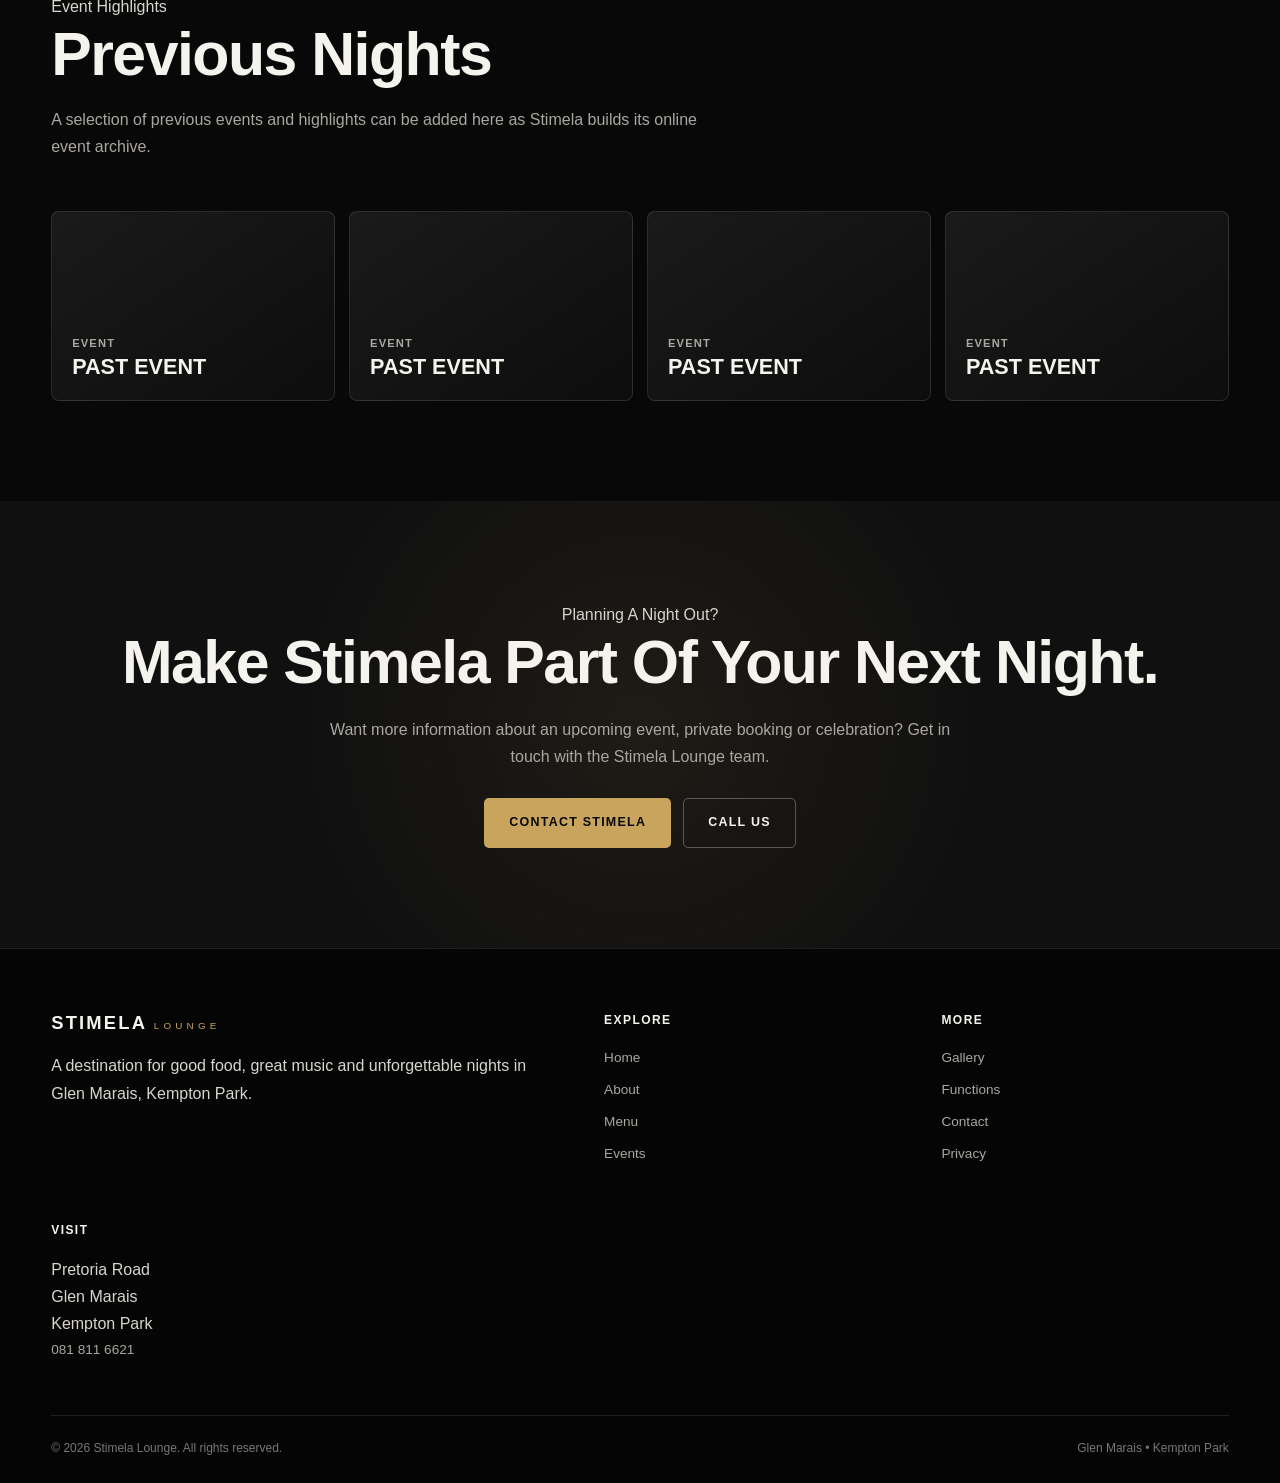
<file: events.html>
<!DOCTYPE html>
<html lang="en">
<head>
    <meta charset="UTF-8">

    <meta
        name="viewport"
        content="width=device-width, initial-scale=1.0"
    >

    <title>Events | Stimela Lounge | Glen Marais, Kempton Park</title>

    <meta
        name="description"
        content="Discover upcoming events, DJs, live entertainment and special nights at Stimela Lounge in Glen Marais, Kempton Park."
    >

    <meta
        name="keywords"
        content="Stimela Lounge events, Stimela Lounge Kempton Park, Stimela Lounge Glen Marais, Kempton Park nightlife, Glen Marais events, lounges in Kempton Park"
    >

    <meta name="author" content="Stimela Lounge">

    <!-- Open Graph -->
    <meta
        property="og:title"
        content="Events | Stimela Lounge"
    >

    <meta
        property="og:description"
        content="See what's happening at Stimela Lounge in Glen Marais, Kempton Park."
    >

    <meta
        property="og:type"
        content="website"
    >

    <link rel="stylesheet" href="style.css">
</head>

<body>

<!-- =====================================================
     HEADER
     ===================================================== -->

<header class="site-header">

    <div class="container header-inner">

        <a href="index.html" class="logo">
            <span class="logo-main">STIMELA</span>
            <span class="logo-sub">LOUNGE</span>
        </a>

        <button
            class="menu-toggle"
            id="menuToggle"
            aria-label="Open navigation menu"
        >
            ☰
        </button>

        <nav class="main-nav" id="mainNav">

            <a href="index.html">Home</a>

            <a href="about.html">About</a>

            <a href="menu.html">Menu</a>

            <a href="events.html" class="active">Events</a>

            <a href="gallery.html">Gallery</a>

            <a href="functions.html">Functions</a>

            <a href="contact.html">Contact</a>

        </nav>

    </div>

</header>


<!-- =====================================================
     PAGE HERO
     ===================================================== -->

<section class="hero page-hero">

    <div class="hero-content">

        <div class="hero-eyebrow">
            GLEN MARAIS • KEMPTON PARK
        </div>

        <h1>
            EVENTS
        </h1>

        <p class="hero-text">
            From unforgettable nights to special occasions,
            discover what's happening at Stimela Lounge.
        </p>

        <div class="hero-buttons">

            <a
                href="#upcoming-events"
                class="btn btn-primary"
            >
                Upcoming Events
            </a>

            <a
                href="contact.html"
                class="btn btn-outline"
            >
                Contact Us
            </a>

        </div>

    </div>

</section>


<!-- =====================================================
     UPCOMING EVENTS
     ===================================================== -->

<section
    class="section"
    id="upcoming-events"
>

    <div class="container">

        <div class="section-heading">

            <span class="section-label">
                What's On
            </span>

            <h2>
                Upcoming Events
            </h2>

            <p>
                Keep an eye on this page for upcoming DJs,
                live entertainment, themed nights, specials
                and other events at Stimela Lounge.
            </p>

        </div>


        <div class="events-page-grid">


            <!-- EVENT 01 -->

            <article class="events-page-card">

                <div class="events-page-image">
                    EVENT POSTER / IMAGE
                </div>

                <div class="events-page-content">

                    <div class="event-date-block">

                        <span class="month">
                            MONTH
                        </span>

                        <span class="day">
                            00
                        </span>

                    </div>

                    <div class="events-page-meta">

                        <span class="events-page-tag">
                            EVENT TYPE
                        </span>

                        <span class="events-page-tag">
                            UPCOMING
                        </span>

                    </div>

                    <h3>
                        EVENT NAME
                    </h3>

                    <p>
                        Add the official event description
                        here once the event details have
                        been provided.
                    </p>

                    <div class="events-page-details">

                        <div class="events-page-detail">

                            <span class="events-page-detail-label">
                                Date
                            </span>

                            <span class="events-page-detail-value">
                                DATE TBC
                            </span>

                        </div>

                        <div class="events-page-detail">

                            <span class="events-page-detail-label">
                                Time
                            </span>

                            <span class="events-page-detail-value">
                                TIME TBC
                            </span>

                        </div>

                        <div class="events-page-detail">

                            <span class="events-page-detail-label">
                                DJ / Artist
                            </span>

                            <span class="events-page-detail-value">
                                ARTIST TBC
                            </span>

                        </div>

                        <div class="events-page-detail">

                            <span class="events-page-detail-label">
                                Entry
                            </span>

                            <span class="events-page-detail-value">
                                PRICE TBC
                            </span>

                        </div>

                    </div>

                    <div class="events-page-actions">

                        <a
                            href="contact.html"
                            class="btn btn-primary"
                        >
                            Get Details
                        </a>

                        <a
                            href="contact.html"
                            class="btn btn-outline"
                        >
                            Contact Us
                        </a>

                    </div>

                </div>

            </article>


            <!-- EVENT 02 -->

            <article class="events-page-card">

                <div class="events-page-image">
                    EVENT POSTER / IMAGE
                </div>

                <div class="events-page-content">

                    <div class="event-date-block">

                        <span class="month">
                            MONTH
                        </span>

                        <span class="day">
                            00
                        </span>

                    </div>

                    <div class="events-page-meta">

                        <span class="events-page-tag">
                            EVENT TYPE
                        </span>

                        <span class="events-page-tag">
                            UPCOMING
                        </span>

                    </div>

                    <h3>
                        EVENT NAME
                    </h3>

                    <p>
                        Add the official event description
                        here once the event details have
                        been provided.
                    </p>

                    <div class="events-page-details">

                        <div class="events-page-detail">

                            <span class="events-page-detail-label">
                                Date
                            </span>

                            <span class="events-page-detail-value">
                                DATE TBC
                            </span>

                        </div>

                        <div class="events-page-detail">

                            <span class="events-page-detail-label">
                                Time
                            </span>

                            <span class="events-page-detail-value">
                                TIME TBC
                            </span>

                        </div>

                        <div class="events-page-detail">

                            <span class="events-page-detail-label">
                                DJ / Artist
                            </span>

                            <span class="events-page-detail-value">
                                ARTIST TBC
                            </span>

                        </div>

                        <div class="events-page-detail">

                            <span class="events-page-detail-label">
                                Entry
                            </span>

                            <span class="events-page-detail-value">
                                PRICE TBC
                            </span>

                        </div>

                    </div>

                    <div class="events-page-actions">

                        <a
                            href="contact.html"
                            class="btn btn-primary"
                        >
                            Get Details
                        </a>

                        <a
                            href="contact.html"
                            class="btn btn-outline"
                        >
                            Contact Us
                        </a>

                    </div>

                </div>

            </article>


            <!-- EVENT 03 -->

            <article class="events-page-card">

                <div class="events-page-image">
                    EVENT POSTER / IMAGE
                </div>

                <div class="events-page-content">

                    <div class="event-date-block">

                        <span class="month">
                            MONTH
                        </span>

                        <span class="day">
                            00
                        </span>

                    </div>

                    <div class="events-page-meta">

                        <span class="events-page-tag">
                            EVENT TYPE
                        </span>

                        <span class="events-page-tag">
                            UPCOMING
                        </span>

                    </div>

                    <h3>
                        EVENT NAME
                    </h3>

                    <p>
                        Add the official event description
                        here once the event details have
                        been provided.
                    </p>

                    <div class="events-page-details">

                        <div class="events-page-detail">

                            <span class="events-page-detail-label">
                                Date
                            </span>

                            <span class="events-page-detail-value">
                                DATE TBC
                            </span>

                        </div>

                        <div class="events-page-detail">

                            <span class="events-page-detail-label">
                                Time
                            </span>

                            <span class="events-page-detail-value">
                                TIME TBC
                            </span>

                        </div>

                        <div class="events-page-detail">

                            <span class="events-page-detail-label">
                                DJ / Artist
                            </span>

                            <span class="events-page-detail-value">
                                ARTIST TBC
                            </span>

                        </div>

                        <div class="events-page-detail">

                            <span class="events-page-detail-label">
                                Entry
                            </span>

                            <span class="events-page-detail-value">
                                PRICE TBC
                            </span>

                        </div>

                    </div>

                    <div class="events-page-actions">

                        <a
                            href="contact.html"
                            class="btn btn-primary"
                        >
                            Get Details
                        </a>

                        <a
                            href="contact.html"
                            class="btn btn-outline"
                        >
                            Contact Us
                        </a>

                    </div>

                </div>

            </article>


            <!-- EVENT 04 -->

            <article class="events-page-card">

                <div class="events-page-image">
                    EVENT POSTER / IMAGE
                </div>

                <div class="events-page-content">

                    <div class="event-date-block">

                        <span class="month">
                            MONTH
                        </span>

                        <span class="day">
                            00
                        </span>

                    </div>

                    <div class="events-page-meta">

                        <span class="events-page-tag">
                            EVENT TYPE
                        </span>

                        <span class="events-page-tag">
                            UPCOMING
                        </span>

                    </div>

                    <h3>
                        EVENT NAME
                    </h3>

                    <p>
                        Add the official event description
                        here once the event details have
                        been provided.
                    </p>

                    <div class="events-page-details">

                        <div class="events-page-detail">

                            <span class="events-page-detail-label">
                                Date
                            </span>

                            <span class="events-page-detail-value">
                                DATE TBC
                            </span>

                        </div>

                        <div class="events-page-detail">

                            <span class="events-page-detail-label">
                                Time
                            </span>

                            <span class="events-page-detail-value">
                                TIME TBC
                            </span>

                        </div>

                        <div class="events-page-detail">

                            <span class="events-page-detail-label">
                                DJ / Artist
                            </span>

                            <span class="events-page-detail-value">
                                ARTIST TBC
                            </span>

                        </div>

                        <div class="events-page-detail">

                            <span class="events-page-detail-label">
                                Entry
                            </span>

                            <span class="events-page-detail-value">
                                PRICE TBC
                            </span>

                        </div>

                    </div>

                    <div class="events-page-actions">

                        <a
                            href="contact.html"
                            class="btn btn-primary"
                        >
                            Get Details
                        </a>

                        <a
                            href="contact.html"
                            class="btn btn-outline"
                        >
                            Contact Us
                        </a>

                    </div>

                </div>

            </article>

        </div>

    </div>

</section>


<!-- =====================================================
     REGULAR ENTERTAINMENT
     ===================================================== -->

<section class="section section-dark">

    <div class="container">

        <div class="section-heading">

            <span class="section-label">
                Regular Entertainment
            </span>

            <h2>
                Your Night Starts Here
            </h2>

            <p>
                Add Stimela Lounge's regular entertainment
                schedule here once the official weekly
                programme has been confirmed.
            </p>

        </div>


        <div class="regular-events-grid">


            <article class="regular-event-card">

                <span class="section-label">
                    WEEKLY
                </span>

                <h3>
                    REGULAR NIGHT
                </h3>

                <p>
                    Add details about the regular event,
                    entertainment or music experience here.
                </p>

                <div class="regular-event-time">
                    DAY • TIME TBC
                </div>

            </article>


            <article class="regular-event-card">

                <span class="section-label">
                    WEEKLY
                </span>

                <h3>
                    REGULAR NIGHT
                </h3>

                <p>
                    Add details about the regular event,
                    entertainment or music experience here.
                </p>

                <div class="regular-event-time">
                    DAY • TIME TBC
                </div>

            </article>


            <article class="regular-event-card">

                <span class="section-label">
                    SPECIAL
                </span>

                <h3>
                    SPECIAL EVENTS
                </h3>

                <p>
                    Add details about special occasions,
                    themed nights or seasonal events here.
                </p>

                <div class="regular-event-time">
                    DETAILS TBC
                </div>

            </article>


        </div>

    </div>

</section>


<!-- =====================================================
     PAST EVENTS / HIGHLIGHTS
     ===================================================== -->

<section class="section">

    <div class="container">

        <div class="section-heading">

            <span class="section-label">
                Event Highlights
            </span>

            <h2>
                Previous Nights
            </h2>

            <p>
                A selection of previous events and highlights
                can be added here as Stimela builds its online
                event archive.
            </p>

        </div>


        <div class="past-events-grid">


            <article class="past-event-card">

                <div>

                    <span class="section-label">
                        EVENT
                    </span>

                    <h3>
                        PAST EVENT
                    </h3>

                </div>

            </article>


            <article class="past-event-card">

                <div>

                    <span class="section-label">
                        EVENT
                    </span>

                    <h3>
                        PAST EVENT
                    </h3>

                </div>

            </article>


            <article class="past-event-card">

                <div>

                    <span class="section-label">
                        EVENT
                    </span>

                    <h3>
                        PAST EVENT
                    </h3>

                </div>

            </article>


            <article class="past-event-card">

                <div>

                    <span class="section-label">
                        EVENT
                    </span>

                    <h3>
                        PAST EVENT
                    </h3>

                </div>

            </article>


        </div>

    </div>

</section>


<!-- =====================================================
     EVENT BOOKING CTA
     ===================================================== -->

<section class="final-cta">

    <div class="container">

        <span class="section-label">
            Planning A Night Out?
        </span>

        <h2>
            Make Stimela Part Of Your Next Night.
        </h2>

        <p>
            Want more information about an upcoming event,
            private booking or celebration? Get in touch
            with the Stimela Lounge team.
        </p>

        <div class="hero-buttons">

            <a
                href="contact.html"
                class="btn btn-primary"
            >
                Contact Stimela
            </a>

            <a
                href="tel:+27818116621"
                class="btn btn-outline"
            >
                Call Us
            </a>

        </div>

    </div>

</section>


<!-- =====================================================
     FOOTER
     ===================================================== -->

<footer class="site-footer">

    <div class="container">

        <div class="footer-grid">


            <div class="footer-column">

                <a href="index.html" class="logo">

                    <span class="logo-main">
                        STIMELA
                    </span>

                    <span class="logo-sub">
                        LOUNGE
                    </span>

                </a>

                <p style="margin-top: 20px;">
                    A destination for good food,
                    great music and unforgettable nights
                    in Glen Marais, Kempton Park.
                </p>

            </div>


            <div class="footer-column">

                <h3>
                    Explore
                </h3>

                <a href="index.html">
                    Home
                </a>

                <a href="about.html">
                    About
                </a>

                <a href="menu.html">
                    Menu
                </a>

                <a href="events.html">
                    Events
                </a>

            </div>


            <div class="footer-column">

                <h3>
                    More
                </h3>

                <a href="gallery.html">
                    Gallery
                </a>

                <a href="functions.html">
                    Functions
                </a>

                <a href="contact.html">
                    Contact
                </a>

                <a href="privacy.html">
                    Privacy
                </a>

            </div>


            <div class="footer-column">

                <h3>
                    Visit
                </h3>

                <p>
                    Pretoria Road
                </p>

                <p>
                    Glen Marais
                </p>

                <p>
                    Kempton Park
                </p>

                <a href="tel:+27818116621">
                    081 811 6621
                </a>

            </div>


        </div>


        <div class="footer-bottom">

            <p>
                © <span id="currentYear"></span>
                Stimela Lounge. All rights reserved.
            </p>

            <p>
                Glen Marais • Kempton Park
            </p>

        </div>

    </div>

</footer>


<!-- =====================================================
     JAVASCRIPT
     ===================================================== -->

<script src="script.js"></script>

</body>
</html>
</file>
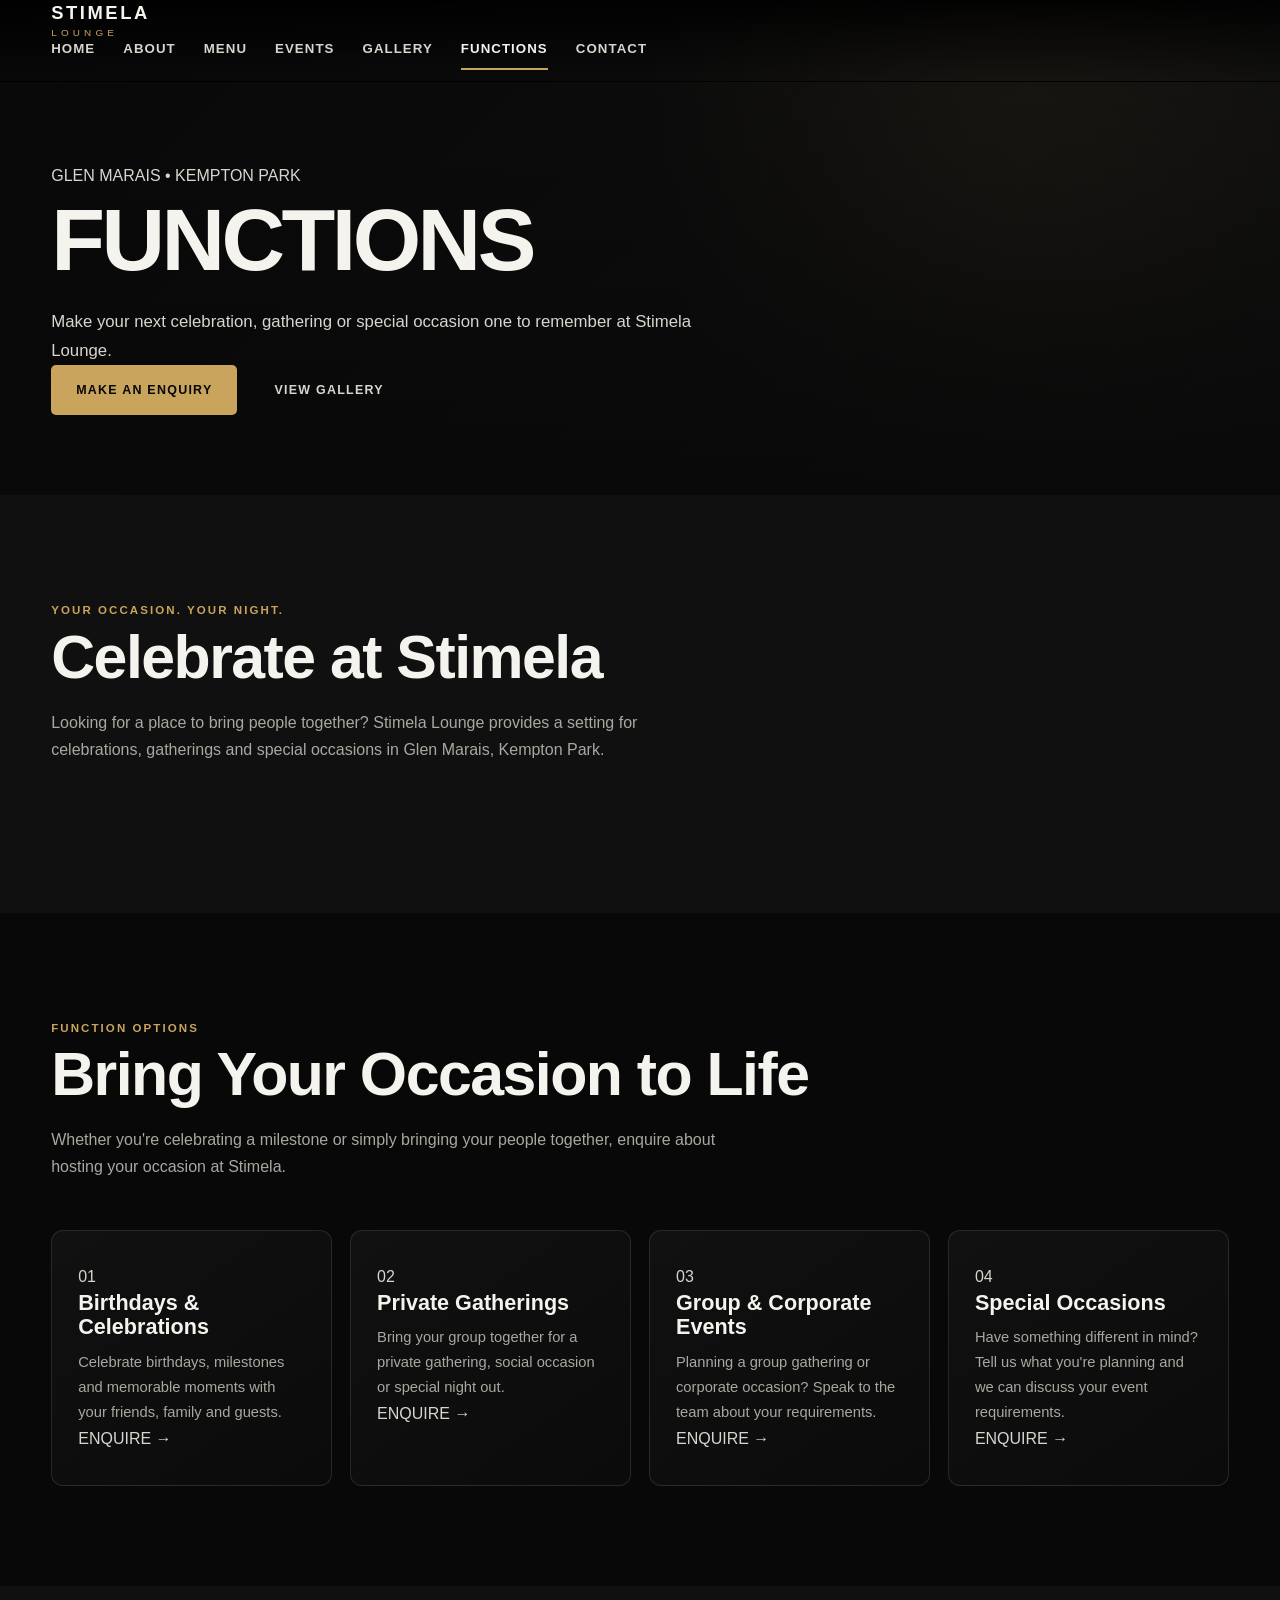
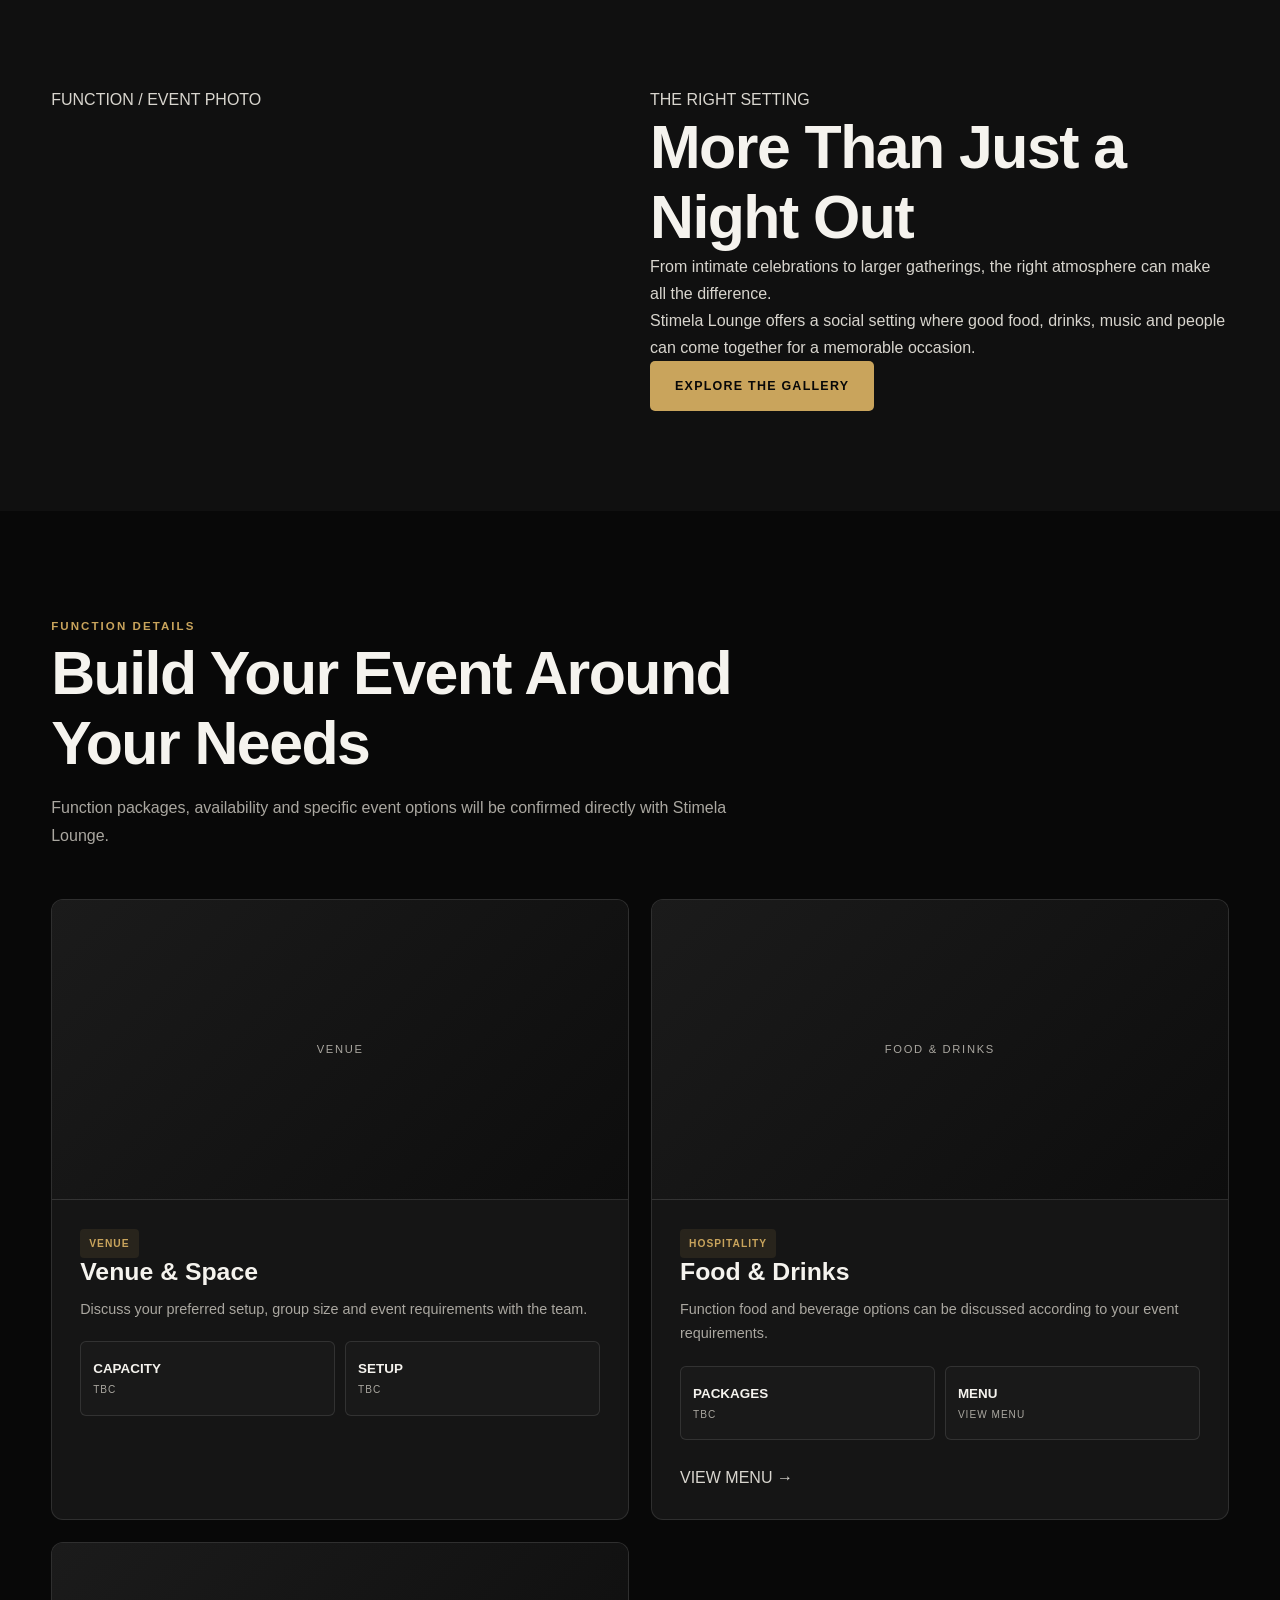
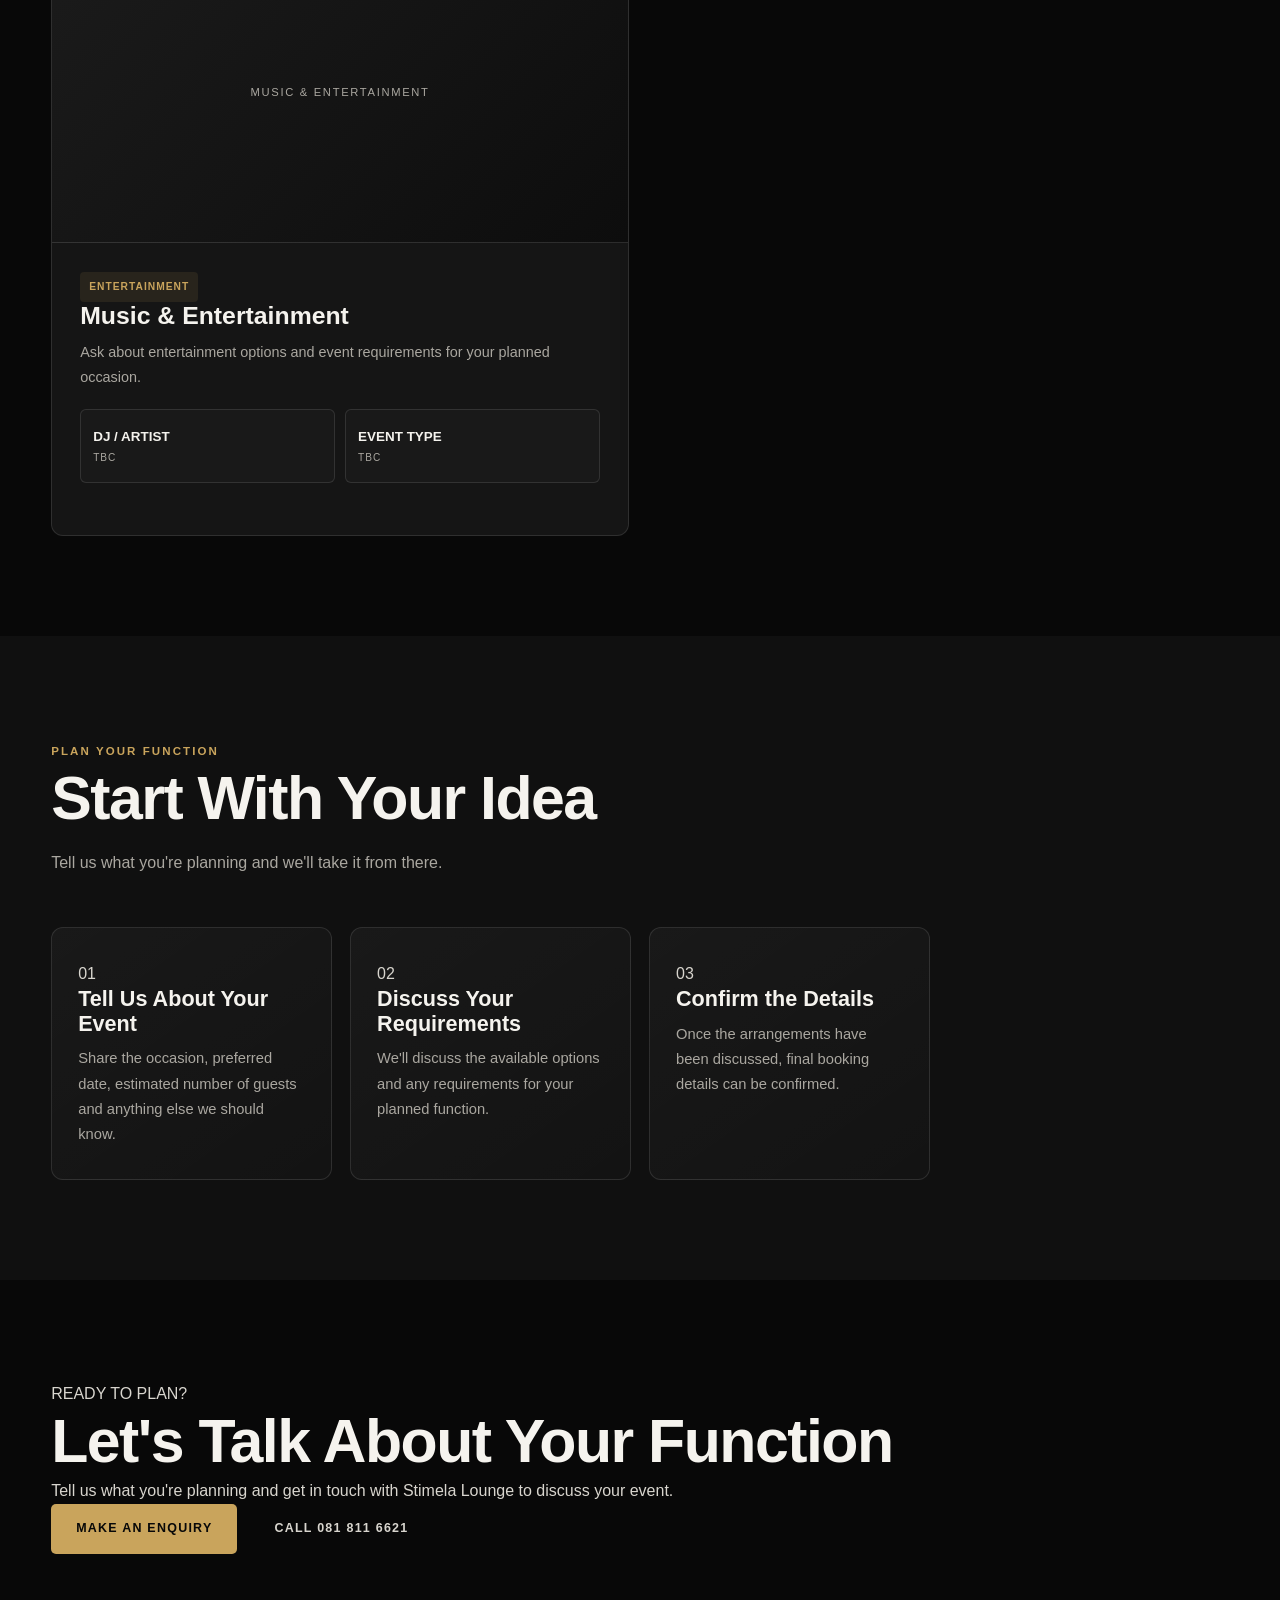
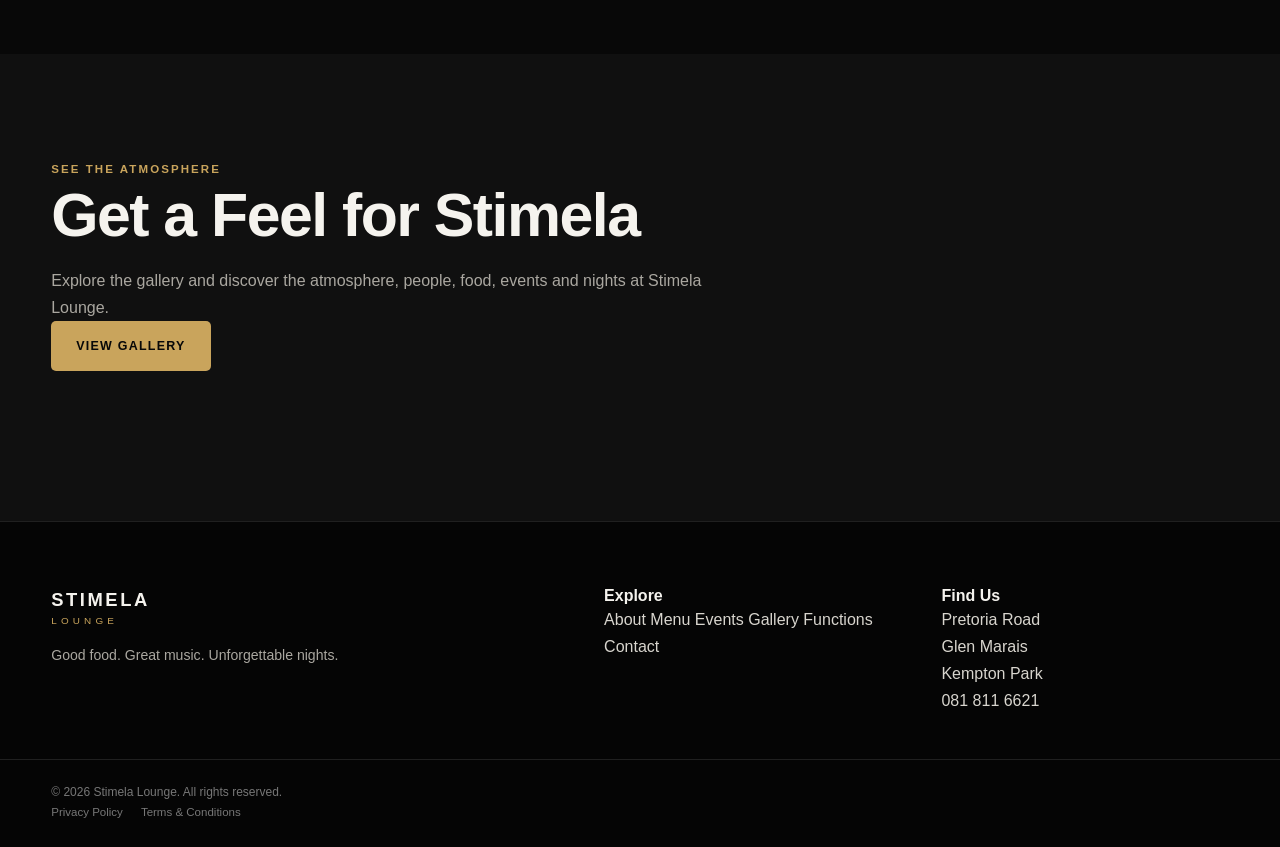
<file: functions.html>
<!DOCTYPE html>
<html lang="en">
<head>
    <meta charset="UTF-8">
    <meta name="viewport" content="width=device-width, initial-scale=1.0">

    <title>Functions & Private Events | Stimela Lounge</title>

    <meta name="description" content="Plan your next celebration, private function or special gathering at Stimela Lounge in Glen Marais, Kempton Park. Enquire about hosting your event at Stimela.">
    <meta name="keywords" content="Stimela Lounge functions, Stimela Lounge private events, functions Glen Marais, functions Kempton Park, birthday venues Kempton Park, private events Kempton Park, party venue Glen Marais">

    <meta property="og:title" content="Functions & Private Events | Stimela Lounge">
    <meta property="og:description" content="Host your next celebration or special gathering at Stimela Lounge, Glen Marais, Kempton Park.">
    <meta property="og:type" content="website">

    <link rel="stylesheet" href="style.css">
</head>

<body>

    <!-- =========================
         HEADER
    ========================== -->
    <header class="site-header">
        <div class="container nav-container">

            <a href="index.html" class="logo">
                <span class="logo-main">STIMELA</span>
                <span class="logo-sub">LOUNGE</span>
            </a>

            <button class="menu-toggle" id="menuToggle" aria-label="Open navigation">
                <span></span>
                <span></span>
                <span></span>
            </button>

            <nav class="main-nav" id="mainNav">
                <a href="index.html">Home</a>
                <a href="about.html">About</a>
                <a href="menu.html">Menu</a>
                <a href="events.html">Events</a>
                <a href="gallery.html">Gallery</a>
                <a href="functions.html" class="active">Functions</a>
                <a href="contact.html">Contact</a>
            </nav>

        </div>
    </header>


    <!-- =========================
         PAGE HERO
    ========================== -->
    <section class="page-hero">

        <div class="page-hero-overlay"></div>

        <div class="container page-hero-content">

            <span class="eyebrow">GLEN MARAIS • KEMPTON PARK</span>

            <h1>FUNCTIONS</h1>

            <p>
                Make your next celebration, gathering or special occasion
                one to remember at Stimela Lounge.
            </p>

            <div class="hero-buttons">
                <a href="contact.html" class="btn btn-primary">
                    Make an Enquiry
                </a>

                <a href="gallery.html" class="btn btn-secondary">
                    View Gallery
                </a>
            </div>

        </div>

    </section>


    <!-- =========================
         INTRO
    ========================== -->
    <section class="section section-dark">

        <div class="container">

            <div class="section-heading centered">

                <span class="eyebrow">YOUR OCCASION. YOUR NIGHT.</span>

                <h2>Celebrate at Stimela</h2>

                <p>
                    Looking for a place to bring people together?
                    Stimela Lounge provides a setting for celebrations,
                    gatherings and special occasions in Glen Marais,
                    Kempton Park.
                </p>

            </div>

        </div>

    </section>


    <!-- =========================
         FUNCTION TYPES
    ========================== -->
    <section class="section">

        <div class="container">

            <div class="section-heading">

                <span class="eyebrow">FUNCTION OPTIONS</span>

                <h2>Bring Your Occasion to Life</h2>

                <p>
                    Whether you're celebrating a milestone or simply
                    bringing your people together, enquire about hosting
                    your occasion at Stimela.
                </p>

            </div>


            <div class="experience-grid">

                <!-- Birthday -->
                <article class="experience-card">

                    <div class="experience-icon">
                        01
                    </div>

                    <h3>Birthdays & Celebrations</h3>

                    <p>
                        Celebrate birthdays, milestones and memorable
                        moments with your friends, family and guests.
                    </p>

                    <span class="card-link">
                        ENQUIRE →
                    </span>

                </article>


                <!-- Private -->
                <article class="experience-card">

                    <div class="experience-icon">
                        02
                    </div>

                    <h3>Private Gatherings</h3>

                    <p>
                        Bring your group together for a private gathering,
                        social occasion or special night out.
                    </p>

                    <span class="card-link">
                        ENQUIRE →
                    </span>

                </article>


                <!-- Corporate -->
                <article class="experience-card">

                    <div class="experience-icon">
                        03
                    </div>

                    <h3>Group & Corporate Events</h3>

                    <p>
                        Planning a group gathering or corporate occasion?
                        Speak to the team about your requirements.
                    </p>

                    <span class="card-link">
                        ENQUIRE →
                    </span>

                </article>


                <!-- Special -->
                <article class="experience-card">

                    <div class="experience-icon">
                        04
                    </div>

                    <h3>Special Occasions</h3>

                    <p>
                        Have something different in mind? Tell us what
                        you're planning and we can discuss your event
                        requirements.
                    </p>

                    <span class="card-link">
                        ENQUIRE →
                    </span>

                </article>

            </div>

        </div>

    </section>


    <!-- =========================
         FUNCTION IMAGE / ATMOSPHERE
    ========================== -->
    <section class="section section-dark">

        <div class="container">

            <div class="feature-grid">

                <div class="feature-image">

                    <div class="image-placeholder">
                        <span>FUNCTION / EVENT PHOTO</span>
                    </div>

                </div>


                <div class="feature-content">

                    <span class="eyebrow">THE RIGHT SETTING</span>

                    <h2>More Than Just a Night Out</h2>

                    <p>
                        From intimate celebrations to larger gatherings,
                        the right atmosphere can make all the difference.
                    </p>

                    <p>
                        Stimela Lounge offers a social setting where good
                        food, drinks, music and people can come together
                        for a memorable occasion.
                    </p>

                    <a href="gallery.html" class="btn btn-primary">
                        Explore the Gallery
                    </a>

                </div>

            </div>

        </div>

    </section>


    <!-- =========================
         WHAT CAN BE INCLUDED
    ========================== -->
    <section class="section">

        <div class="container">

            <div class="section-heading centered">

                <span class="eyebrow">FUNCTION DETAILS</span>

                <h2>Build Your Event Around Your Needs</h2>

                <p>
                    Function packages, availability and specific event
                    options will be confirmed directly with Stimela Lounge.
                </p>

            </div>


            <div class="events-page-grid">

                <article class="events-page-card">

                    <div class="events-page-image">
                        <span>VENUE</span>
                    </div>

                    <div class="events-page-content">

                        <span class="events-page-tag">
                            VENUE
                        </span>

                        <h3>Venue & Space</h3>

                        <p>
                            Discuss your preferred setup, group size and
                            event requirements with the team.
                        </p>

                        <div class="events-page-details">

                            <div class="events-page-detail">
                                <strong>CAPACITY</strong>
                                <span>TBC</span>
                            </div>

                            <div class="events-page-detail">
                                <strong>SETUP</strong>
                                <span>TBC</span>
                            </div>

                        </div>

                    </div>

                </article>


                <article class="events-page-card">

                    <div class="events-page-image">
                        <span>FOOD & DRINKS</span>
                    </div>

                    <div class="events-page-content">

                        <span class="events-page-tag">
                            HOSPITALITY
                        </span>

                        <h3>Food & Drinks</h3>

                        <p>
                            Function food and beverage options can be
                            discussed according to your event requirements.
                        </p>

                        <div class="events-page-details">

                            <div class="events-page-detail">
                                <strong>PACKAGES</strong>
                                <span>TBC</span>
                            </div>

                            <div class="events-page-detail">
                                <strong>MENU</strong>
                                <span>VIEW MENU</span>
                            </div>

                        </div>

                        <a href="menu.html" class="card-link">
                            VIEW MENU →
                        </a>

                    </div>

                </article>


                <article class="events-page-card">

                    <div class="events-page-image">
                        <span>MUSIC & ENTERTAINMENT</span>
                    </div>

                    <div class="events-page-content">

                        <span class="events-page-tag">
                            ENTERTAINMENT
                        </span>

                        <h3>Music & Entertainment</h3>

                        <p>
                            Ask about entertainment options and event
                            requirements for your planned occasion.
                        </p>

                        <div class="events-page-details">

                            <div class="events-page-detail">
                                <strong>DJ / ARTIST</strong>
                                <span>TBC</span>
                            </div>

                            <div class="events-page-detail">
                                <strong>EVENT TYPE</strong>
                                <span>TBC</span>
                            </div>

                        </div>

                    </div>

                </article>

            </div>

        </div>

    </section>


    <!-- =========================
         HOW IT WORKS
    ========================== -->
    <section class="section section-dark">

        <div class="container">

            <div class="section-heading centered">

                <span class="eyebrow">PLAN YOUR FUNCTION</span>

                <h2>Start With Your Idea</h2>

                <p>
                    Tell us what you're planning and we'll take it from
                    there.
                </p>

            </div>


            <div class="experience-grid">

                <article class="experience-card">

                    <div class="experience-icon">
                        01
                    </div>

                    <h3>Tell Us About Your Event</h3>

                    <p>
                        Share the occasion, preferred date, estimated
                        number of guests and anything else we should know.
                    </p>

                </article>


                <article class="experience-card">

                    <div class="experience-icon">
                        02
                    </div>

                    <h3>Discuss Your Requirements</h3>

                    <p>
                        We'll discuss the available options and any
                        requirements for your planned function.
                    </p>

                </article>


                <article class="experience-card">

                    <div class="experience-icon">
                        03
                    </div>

                    <h3>Confirm the Details</h3>

                    <p>
                        Once the arrangements have been discussed,
                        final booking details can be confirmed.
                    </p>

                </article>

            </div>

        </div>

    </section>


    <!-- =========================
         FUNCTION ENQUIRY
    ========================== -->
    <section class="section">

        <div class="container">

            <div class="cta-box">

                <span class="eyebrow">
                    READY TO PLAN?
                </span>

                <h2>
                    Let's Talk About Your Function
                </h2>

                <p>
                    Tell us what you're planning and get in touch with
                    Stimela Lounge to discuss your event.
                </p>

                <div class="hero-buttons">

                    <a href="contact.html" class="btn btn-primary">
                        Make an Enquiry
                    </a>

                    <a href="tel:+27818116621" class="btn btn-secondary">
                        Call 081 811 6621
                    </a>

                </div>

            </div>

        </div>

    </section>


    <!-- =========================
         GALLERY CTA
    ========================== -->
    <section class="section section-dark">

        <div class="container">

            <div class="section-heading centered">

                <span class="eyebrow">SEE THE ATMOSPHERE</span>

                <h2>Get a Feel for Stimela</h2>

                <p>
                    Explore the gallery and discover the atmosphere,
                    people, food, events and nights at Stimela Lounge.
                </p>

                <a href="gallery.html" class="btn btn-primary">
                    View Gallery
                </a>

            </div>

        </div>

    </section>


    <!-- =========================
         FOOTER
    ========================== -->
    <footer class="site-footer">

        <div class="container footer-grid">

            <div class="footer-brand">

                <a href="index.html" class="logo">
                    <span class="logo-main">STIMELA</span>
                    <span class="logo-sub">LOUNGE</span>
                </a>

                <p>
                    Good food. Great music. Unforgettable nights.
                </p>

            </div>


            <div class="footer-links">

                <h4>Explore</h4>

                <a href="about.html">About</a>
                <a href="menu.html">Menu</a>
                <a href="events.html">Events</a>
                <a href="gallery.html">Gallery</a>
                <a href="functions.html">Functions</a>
                <a href="contact.html">Contact</a>

            </div>


            <div class="footer-contact">

                <h4>Find Us</h4>

                <p>
                    Pretoria Road<br>
                    Glen Marais<br>
                    Kempton Park
                </p>

                <a href="tel:+27818116621">
                    081 811 6621
                </a>

            </div>

        </div>


        <div class="footer-bottom">

            <div class="container">

                <p>
                    © <span id="currentYear"></span> Stimela Lounge.
                    All rights reserved.
                </p>

                <div class="footer-legal">

                    <a href="privacy.html">Privacy Policy</a>
                    <a href="terms.html">Terms & Conditions</a>

                </div>

            </div>

        </div>

    </footer>


    <script src="script.js"></script>

</body>
</html>
</file>
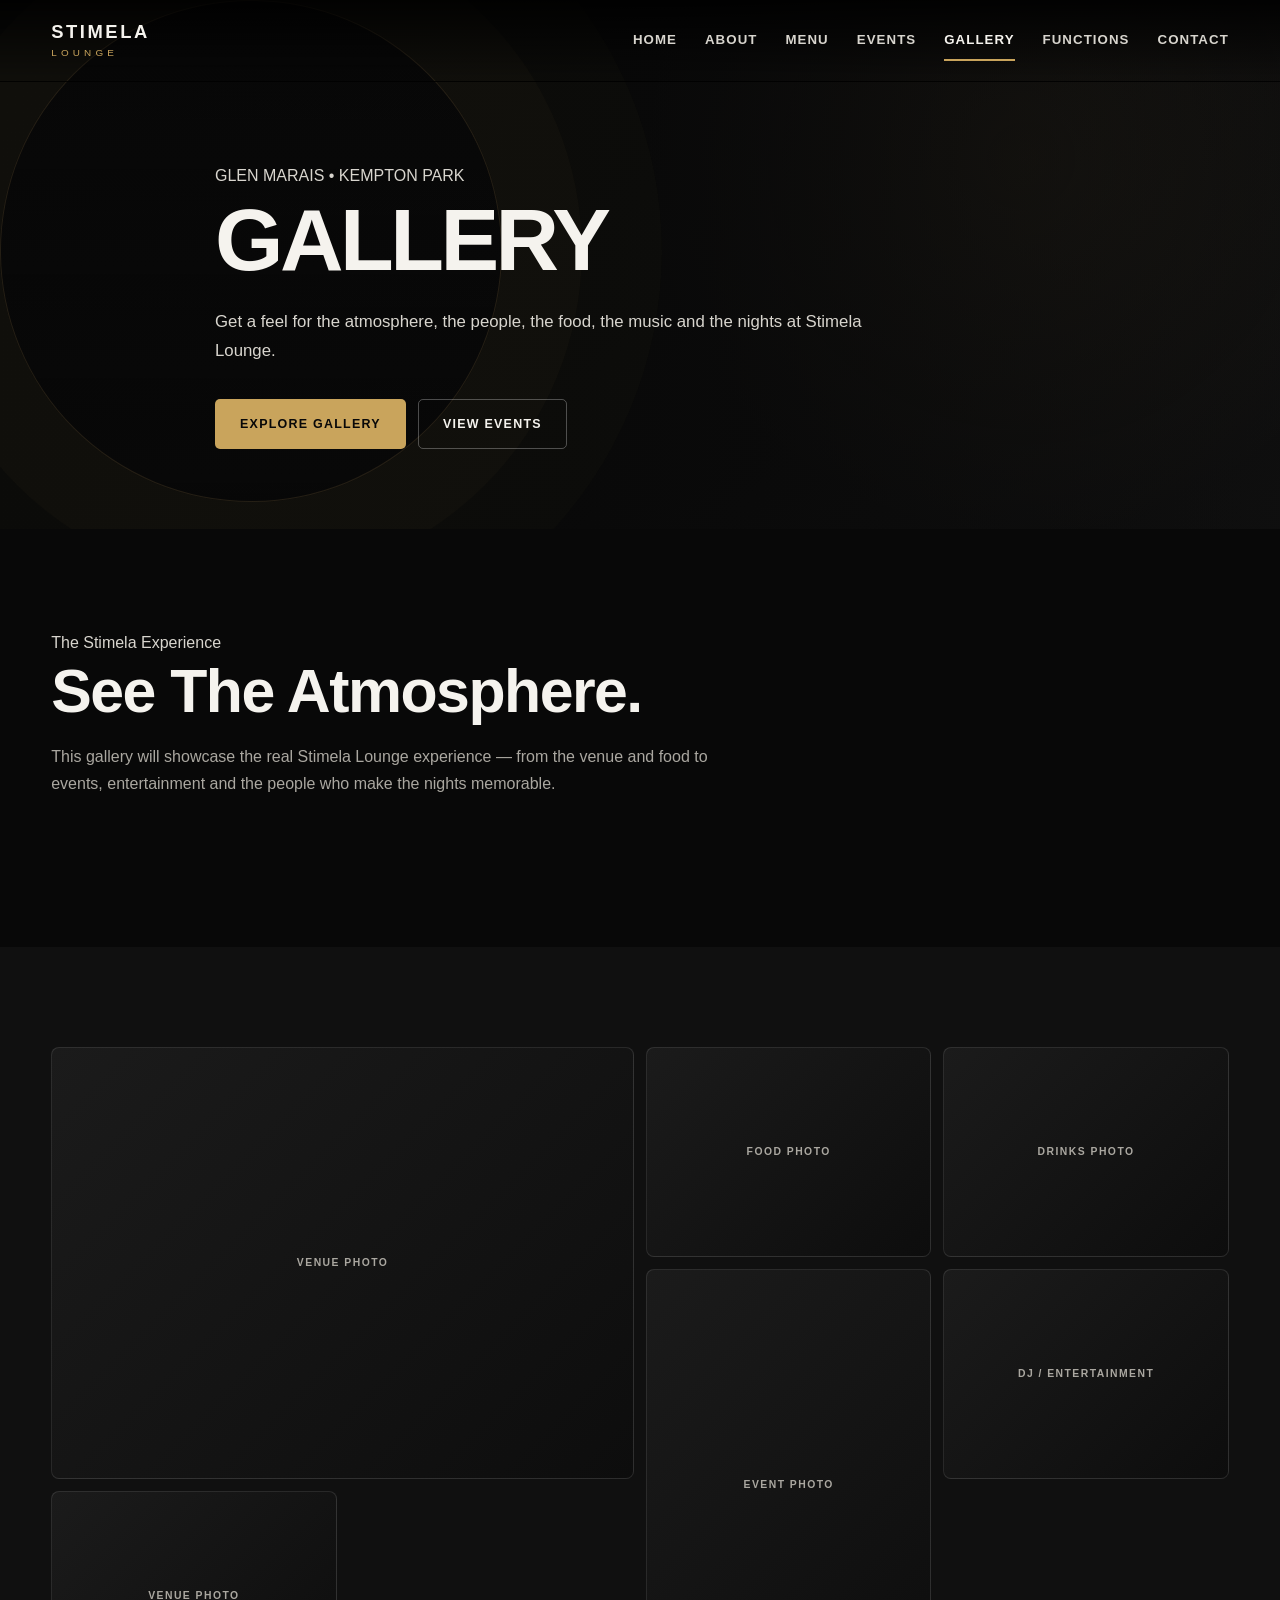
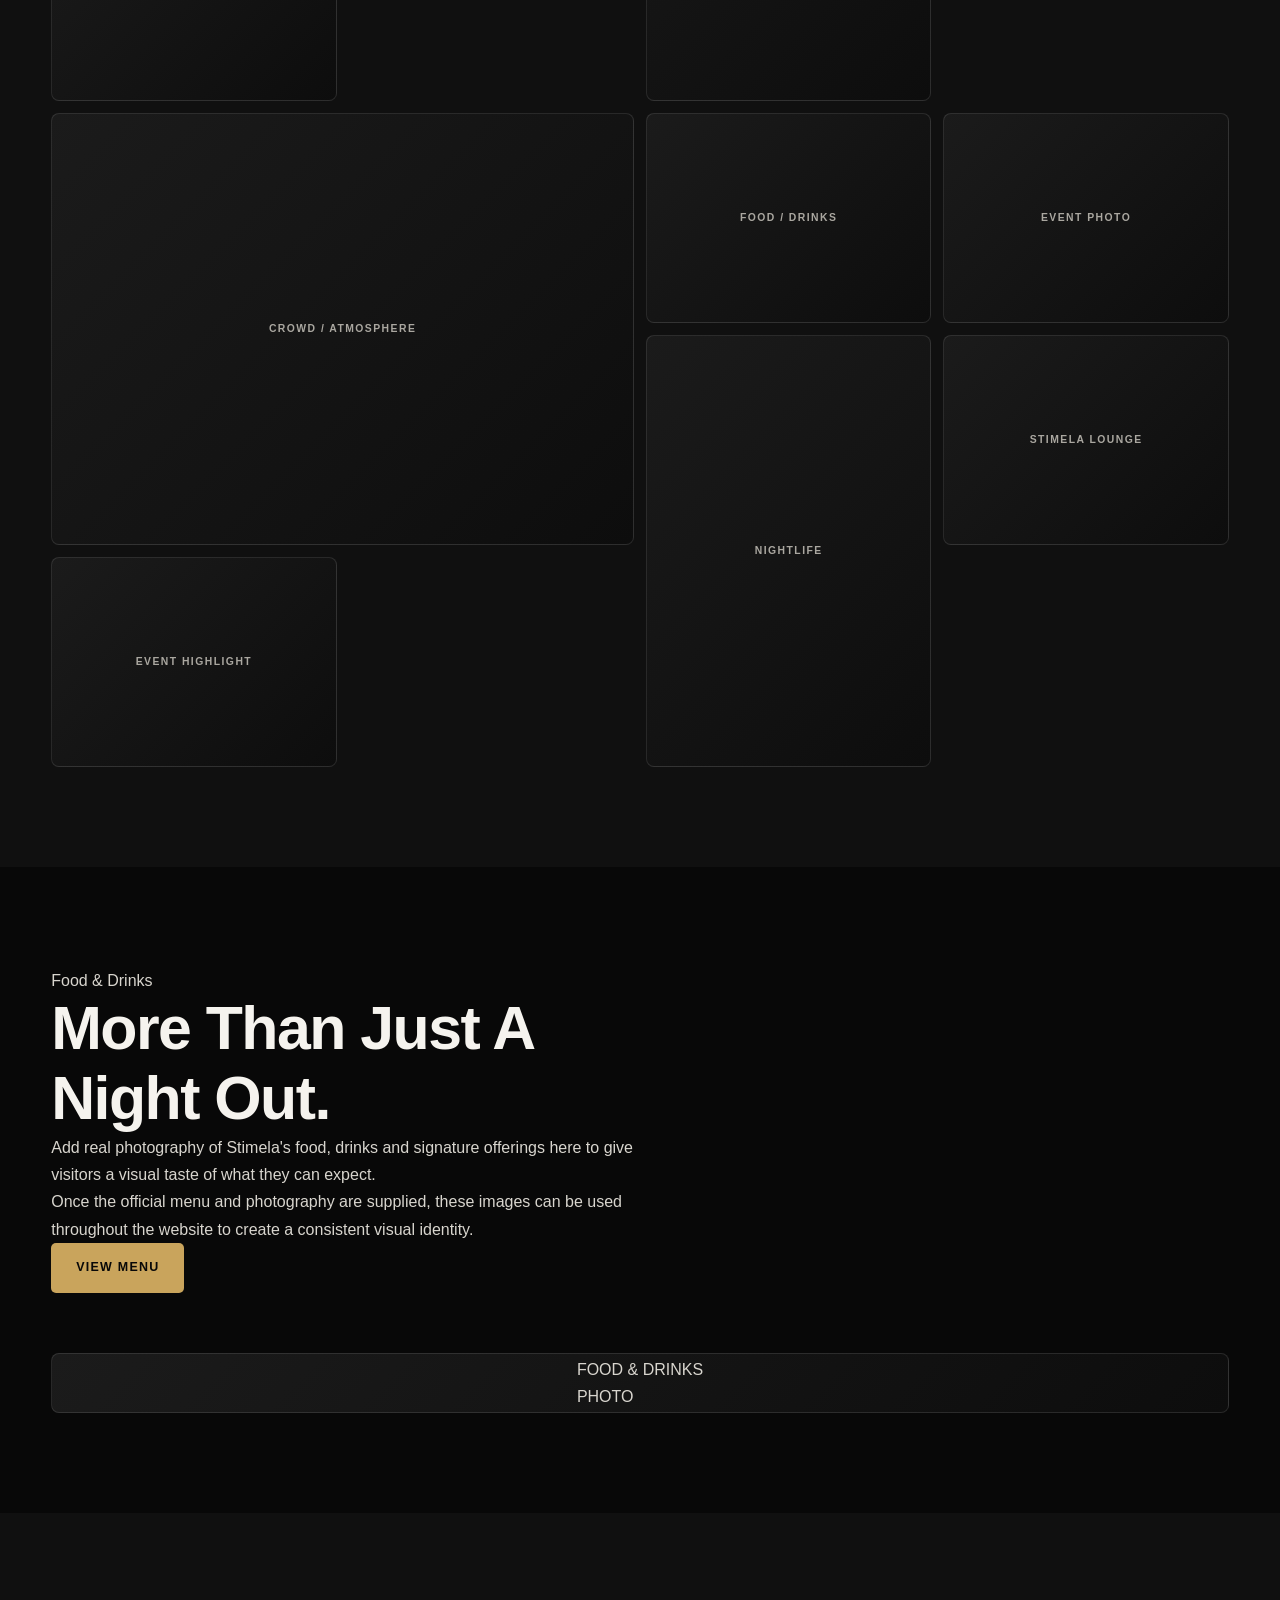
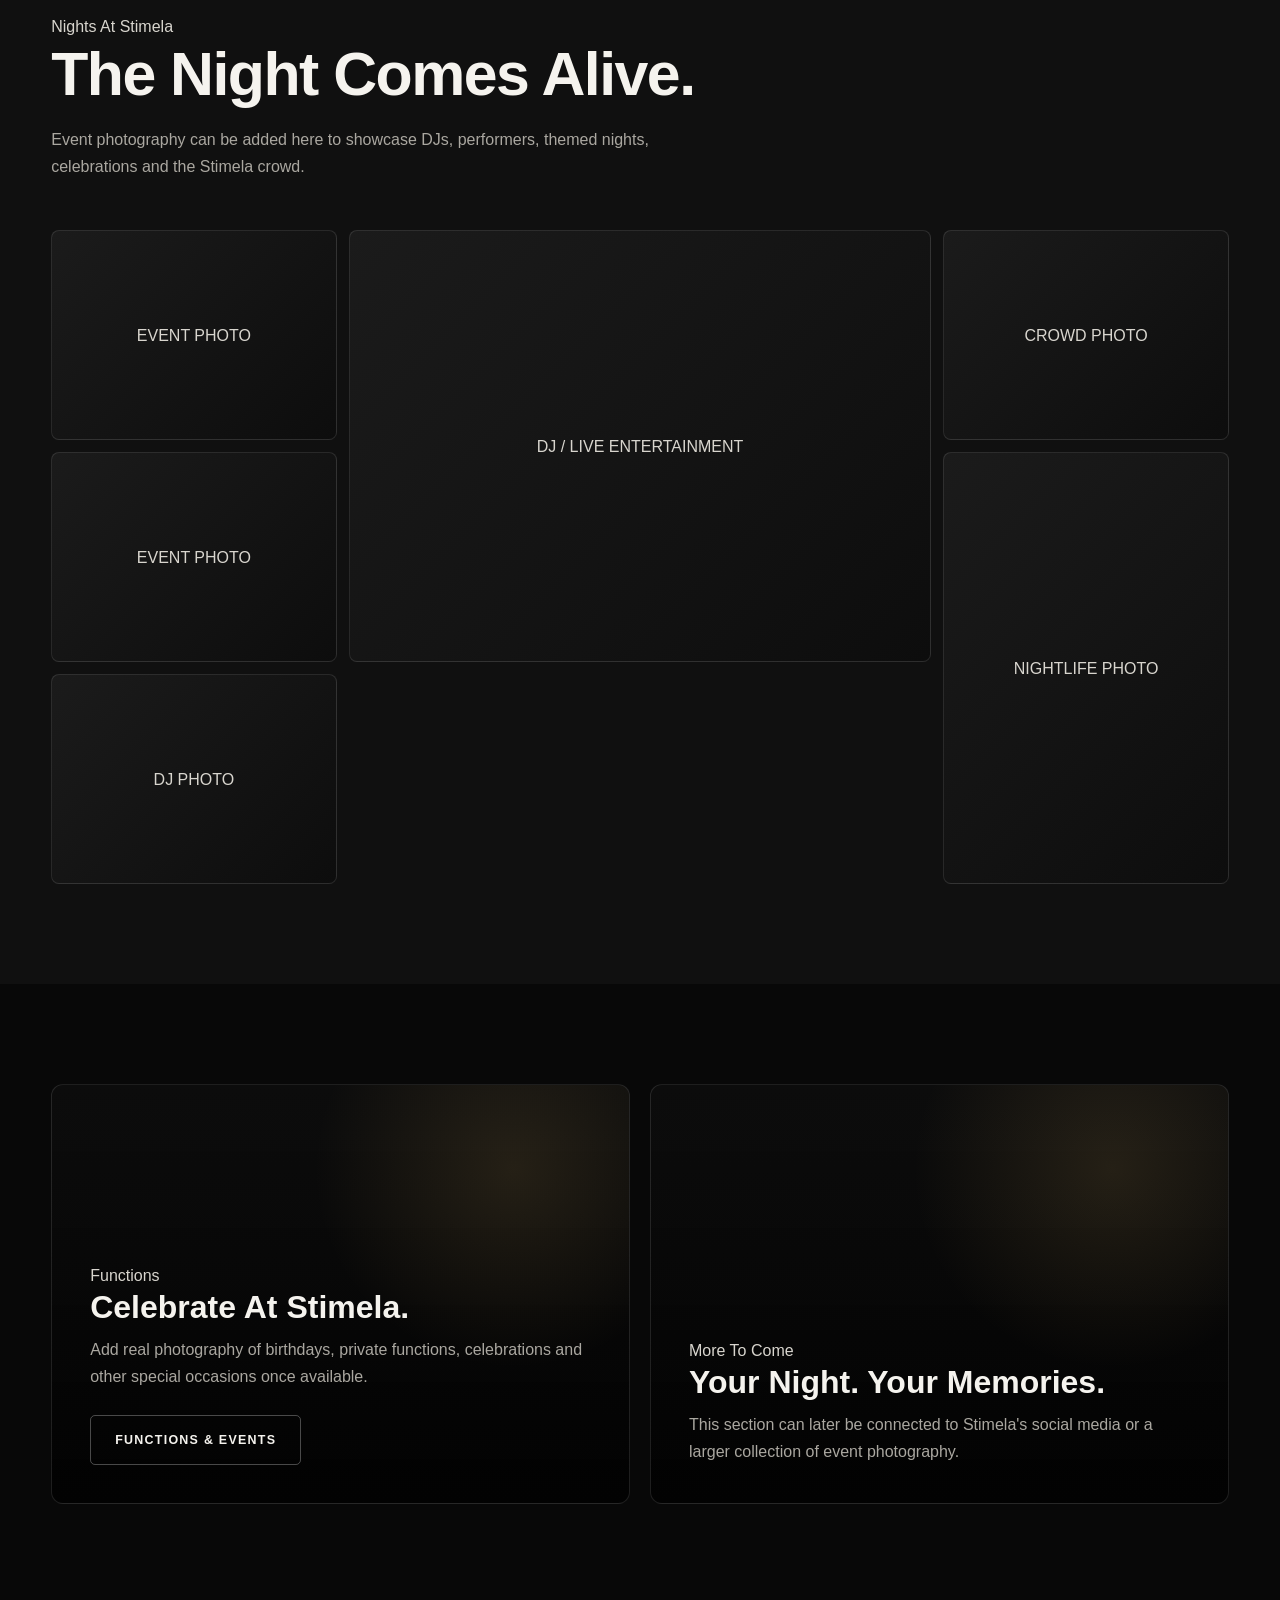
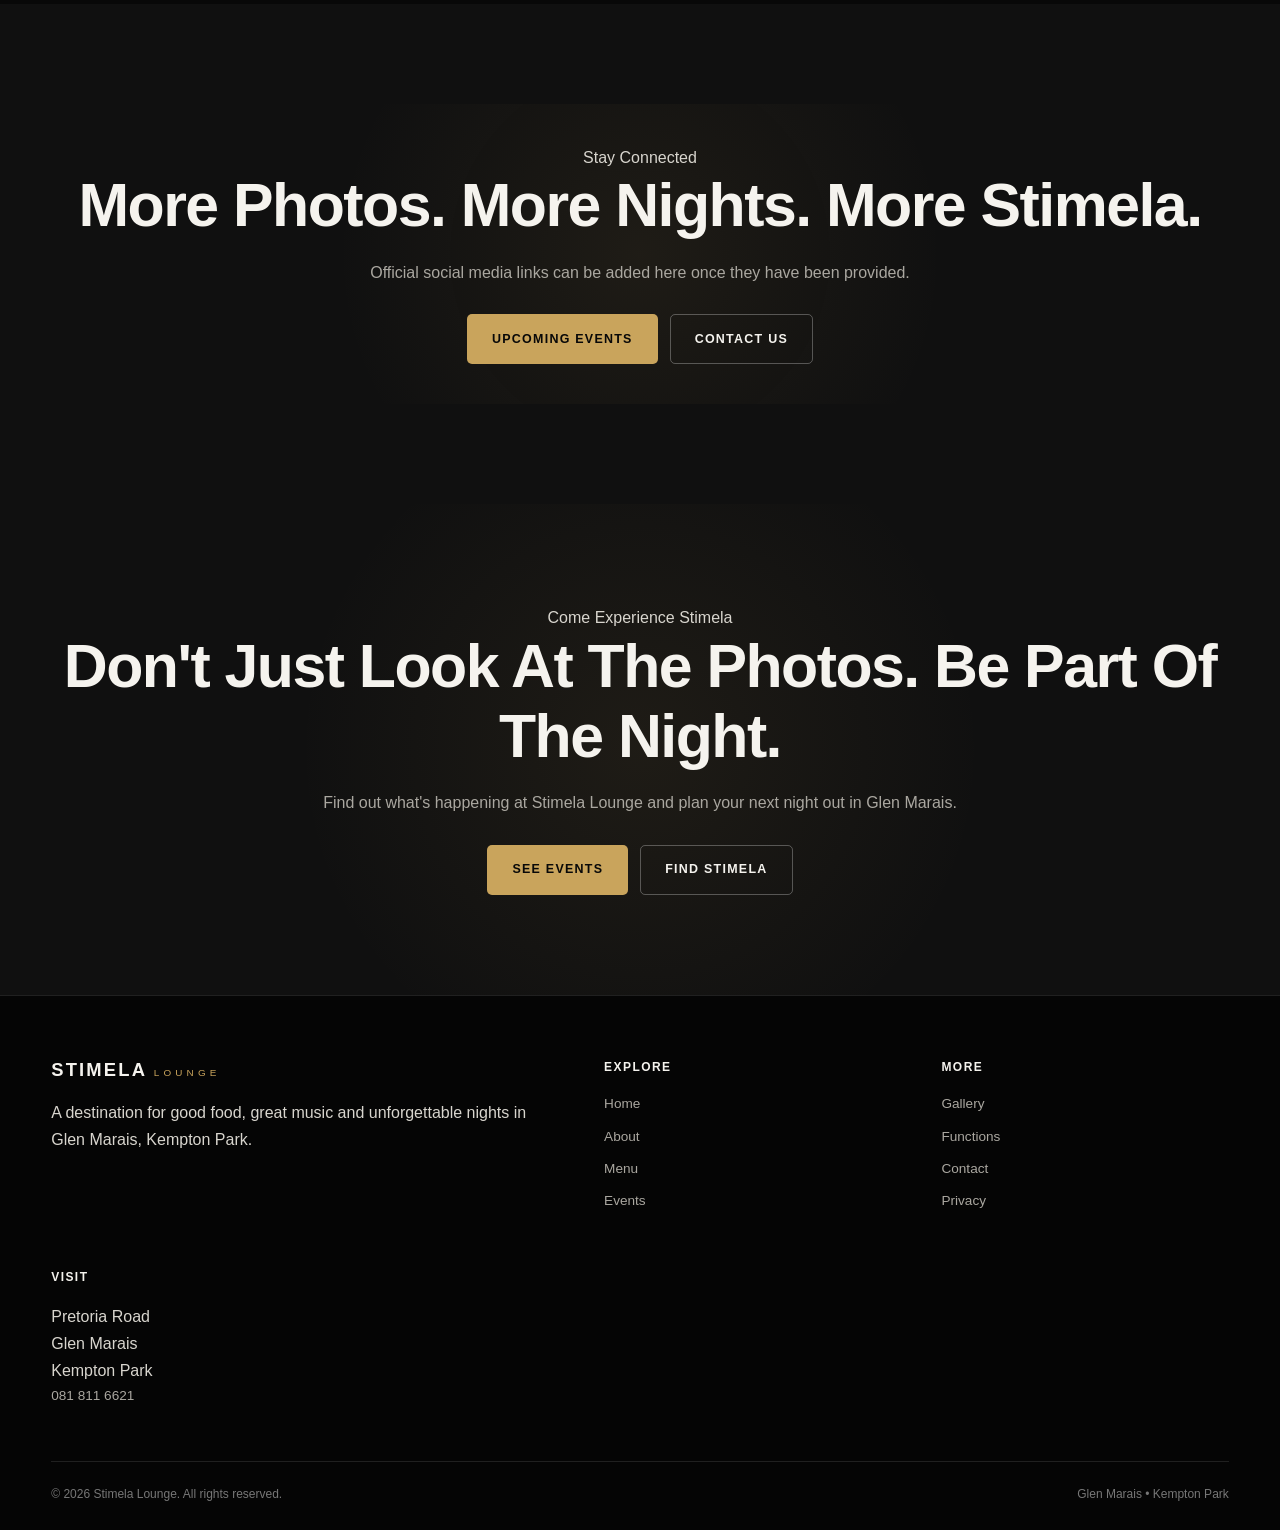
<file: gallery.html>
<!DOCTYPE html>
<html lang="en">
<head>

    <meta charset="UTF-8">

    <meta
        name="viewport"
        content="width=device-width, initial-scale=1.0"
    >

    <title>Gallery | Stimela Lounge | Glen Marais, Kempton Park</title>

    <meta
        name="description"
        content="Explore the Stimela Lounge gallery featuring the atmosphere, food, drinks, entertainment and events in Glen Marais, Kempton Park."
    >

    <meta
        name="keywords"
        content="Stimela Lounge gallery, Stimela Lounge Kempton Park, Stimela Lounge Glen Marais, Kempton Park nightlife, Glen Marais lounge"
    >

    <meta name="author" content="Stimela Lounge">

    <!-- Open Graph -->

    <meta
        property="og:title"
        content="Gallery | Stimela Lounge"
    >

    <meta
        property="og:description"
        content="Take a look inside the Stimela Lounge experience in Glen Marais, Kempton Park."
    >

    <meta
        property="og:type"
        content="website"
    >

    <link rel="stylesheet" href="style.css">

</head>

<body>


<!-- =====================================================
     HEADER
     ===================================================== -->

<header class="site-header">

    <div class="container header-inner">

        <a href="index.html" class="logo">

            <span class="logo-main">
                STIMELA
            </span>

            <span class="logo-sub">
                LOUNGE
            </span>

        </a>


        <button
            class="menu-toggle"
            id="menuToggle"
            aria-label="Open navigation menu"
        >
            ☰
        </button>


        <nav class="main-nav" id="mainNav">

            <a href="index.html">
                Home
            </a>

            <a href="about.html">
                About
            </a>

            <a href="menu.html">
                Menu
            </a>

            <a href="events.html">
                Events
            </a>

            <a href="gallery.html" class="active">
                Gallery
            </a>

            <a href="functions.html">
                Functions
            </a>

            <a href="contact.html">
                Contact
            </a>

        </nav>

    </div>

</header>


<!-- =====================================================
     PAGE HERO
     ===================================================== -->

<section class="hero page-hero">

    <div class="hero-content">

        <div class="hero-eyebrow">
            GLEN MARAIS • KEMPTON PARK
        </div>

        <h1>
            GALLERY
        </h1>

        <p class="hero-text">
            Get a feel for the atmosphere, the people,
            the food, the music and the nights at Stimela Lounge.
        </p>

        <div class="hero-buttons">

            <a
                href="#gallery"
                class="btn btn-primary"
            >
                Explore Gallery
            </a>

            <a
                href="events.html"
                class="btn btn-outline"
            >
                View Events
            </a>

        </div>

    </div>

</section>


<!-- =====================================================
     GALLERY INTRO
     ===================================================== -->

<section class="section">

    <div class="container">

        <div class="section-heading">

            <span class="section-label">
                The Stimela Experience
            </span>

            <h2>
                See The Atmosphere.
            </h2>

            <p>
                This gallery will showcase the real Stimela
                Lounge experience — from the venue and food
                to events, entertainment and the people
                who make the nights memorable.
            </p>

        </div>

    </div>

</section>


<!-- =====================================================
     MAIN GALLERY
     ===================================================== -->

<section
    class="section section-dark"
    id="gallery"
>

    <div class="container">

        <div class="gallery-grid">


            <!-- PHOTO 01 -->

            <div class="gallery-item large">

                <span>
                    VENUE PHOTO
                </span>

            </div>


            <!-- PHOTO 02 -->

            <div class="gallery-item">

                <span>
                    FOOD PHOTO
                </span>

            </div>


            <!-- PHOTO 03 -->

            <div class="gallery-item">

                <span>
                    DRINKS PHOTO
                </span>

            </div>


            <!-- PHOTO 04 -->

            <div class="gallery-item tall">

                <span>
                    EVENT PHOTO
                </span>

            </div>


            <!-- PHOTO 05 -->

            <div class="gallery-item">

                <span>
                    DJ / ENTERTAINMENT
                </span>

            </div>


            <!-- PHOTO 06 -->

            <div class="gallery-item">

                <span>
                    VENUE PHOTO
                </span>

            </div>


            <!-- PHOTO 07 -->

            <div class="gallery-item large">

                <span>
                    CROWD / ATMOSPHERE
                </span>

            </div>


            <!-- PHOTO 08 -->

            <div class="gallery-item">

                <span>
                    FOOD / DRINKS
                </span>

            </div>


            <!-- PHOTO 09 -->

            <div class="gallery-item">

                <span>
                    EVENT PHOTO
                </span>

            </div>


            <!-- PHOTO 10 -->

            <div class="gallery-item tall">

                <span>
                    NIGHTLIFE
                </span>

            </div>


            <!-- PHOTO 11 -->

            <div class="gallery-item">

                <span>
                    STIMELA LOUNGE
                </span>

            </div>


            <!-- PHOTO 12 -->

            <div class="gallery-item">

                <span>
                    EVENT HIGHLIGHT
                </span>

            </div>


        </div>

    </div>

</section>


<!-- =====================================================
     FOOD & DRINKS
     ===================================================== -->

<section class="section">

    <div class="container">

        <div class="content-grid">


            <div class="content-copy">

                <span class="section-label">
                    Food & Drinks
                </span>

                <h2>
                    More Than Just A Night Out.
                </h2>

                <p>
                    Add real photography of Stimela's food,
                    drinks and signature offerings here to
                    give visitors a visual taste of what
                    they can expect.
                </p>

                <p>
                    Once the official menu and photography
                    are supplied, these images can be used
                    throughout the website to create a
                    consistent visual identity.
                </p>

                <a
                    href="menu.html"
                    class="btn btn-primary"
                >
                    View Menu
                </a>

            </div>


            <div class="gallery-item large">

                FOOD & DRINKS
                <br>
                PHOTO

            </div>


        </div>

    </div>

</section>


<!-- =====================================================
     EVENTS GALLERY
     ===================================================== -->

<section class="section section-dark">

    <div class="container">

        <div class="section-heading">

            <span class="section-label">
                Nights At Stimela
            </span>

            <h2>
                The Night Comes Alive.
            </h2>

            <p>
                Event photography can be added here to
                showcase DJs, performers, themed nights,
                celebrations and the Stimela crowd.
            </p>

        </div>


        <div class="gallery-grid">


            <div class="gallery-item">

                EVENT PHOTO

            </div>


            <div class="gallery-item large">

                DJ / LIVE ENTERTAINMENT

            </div>


            <div class="gallery-item">

                CROWD PHOTO

            </div>


            <div class="gallery-item">

                EVENT PHOTO

            </div>


            <div class="gallery-item tall">

                NIGHTLIFE PHOTO

            </div>


            <div class="gallery-item">

                DJ PHOTO

            </div>


        </div>

    </div>

</section>


<!-- =====================================================
     FUNCTIONS
     ===================================================== -->

<section class="section">

    <div class="container">

        <div class="feature-grid">


            <div class="feature-card">

                <span class="section-label">
                    Functions
                </span>

                <h3>
                    Celebrate At Stimela.
                </h3>

                <p>
                    Add real photography of birthdays,
                    private functions, celebrations and
                    other special occasions once available.
                </p>

                <div style="margin-top: 25px;">

                    <a
                        href="functions.html"
                        class="btn btn-outline"
                    >
                        Functions & Events
                    </a>

                </div>

            </div>


            <div class="feature-card">

                <span class="section-label">
                    More To Come
                </span>

                <h3>
                    Your Night. Your Memories.
                </h3>

                <p>
                    This section can later be connected to
                    Stimela's social media or a larger
                    collection of event photography.
                </p>

            </div>


        </div>

    </div>

</section>


<!-- =====================================================
     PHOTO SUBMISSION / SOCIAL CTA
     ===================================================== -->

<section class="section section-dark">

    <div class="container">

        <div class="final-cta" style="padding: 40px 0;">

            <span class="section-label">
                Stay Connected
            </span>

            <h2>
                More Photos. More Nights. More Stimela.
            </h2>

            <p>
                Official social media links can be added here
                once they have been provided.
            </p>

            <div class="hero-buttons">

                <a
                    href="events.html"
                    class="btn btn-primary"
                >
                    Upcoming Events
                </a>

                <a
                    href="contact.html"
                    class="btn btn-outline"
                >
                    Contact Us
                </a>

            </div>

        </div>

    </div>

</section>


<!-- =====================================================
     FINAL CTA
     ===================================================== -->

<section class="final-cta">

    <div class="container">

        <span class="section-label">
            Come Experience Stimela
        </span>

        <h2>
            Don't Just Look At The Photos.
            Be Part Of The Night.
        </h2>

        <p>
            Find out what's happening at Stimela Lounge
            and plan your next night out in Glen Marais.
        </p>

        <div class="hero-buttons">

            <a
                href="events.html"
                class="btn btn-primary"
            >
                See Events
            </a>

            <a
                href="contact.html"
                class="btn btn-outline"
            >
                Find Stimela
            </a>

        </div>

    </div>

</section>


<!-- =====================================================
     FOOTER
     ===================================================== -->

<footer class="site-footer">

    <div class="container">

        <div class="footer-grid">


            <div class="footer-column">

                <a href="index.html" class="logo">

                    <span class="logo-main">
                        STIMELA
                    </span>

                    <span class="logo-sub">
                        LOUNGE
                    </span>

                </a>

                <p style="margin-top: 20px;">
                    A destination for good food,
                    great music and unforgettable nights
                    in Glen Marais, Kempton Park.
                </p>

            </div>


            <div class="footer-column">

                <h3>
                    Explore
                </h3>

                <a href="index.html">
                    Home
                </a>

                <a href="about.html">
                    About
                </a>

                <a href="menu.html">
                    Menu
                </a>

                <a href="events.html">
                    Events
                </a>

            </div>


            <div class="footer-column">

                <h3>
                    More
                </h3>

                <a href="gallery.html">
                    Gallery
                </a>

                <a href="functions.html">
                    Functions
                </a>

                <a href="contact.html">
                    Contact
                </a>

                <a href="privacy.html">
                    Privacy
                </a>

            </div>


            <div class="footer-column">

                <h3>
                    Visit
                </h3>

                <p>
                    Pretoria Road
                </p>

                <p>
                    Glen Marais
                </p>

                <p>
                    Kempton Park
                </p>

                <a href="tel:+27818116621">
                    081 811 6621
                </a>

            </div>


        </div>


        <div class="footer-bottom">

            <p>
                © <span id="currentYear"></span>
                Stimela Lounge. All rights reserved.
            </p>

            <p>
                Glen Marais • Kempton Park
            </p>

        </div>

    </div>

</footer>


<!-- =====================================================
     JAVASCRIPT
     ===================================================== -->

<script src="script.js"></script>

</body>
</html>
</file>
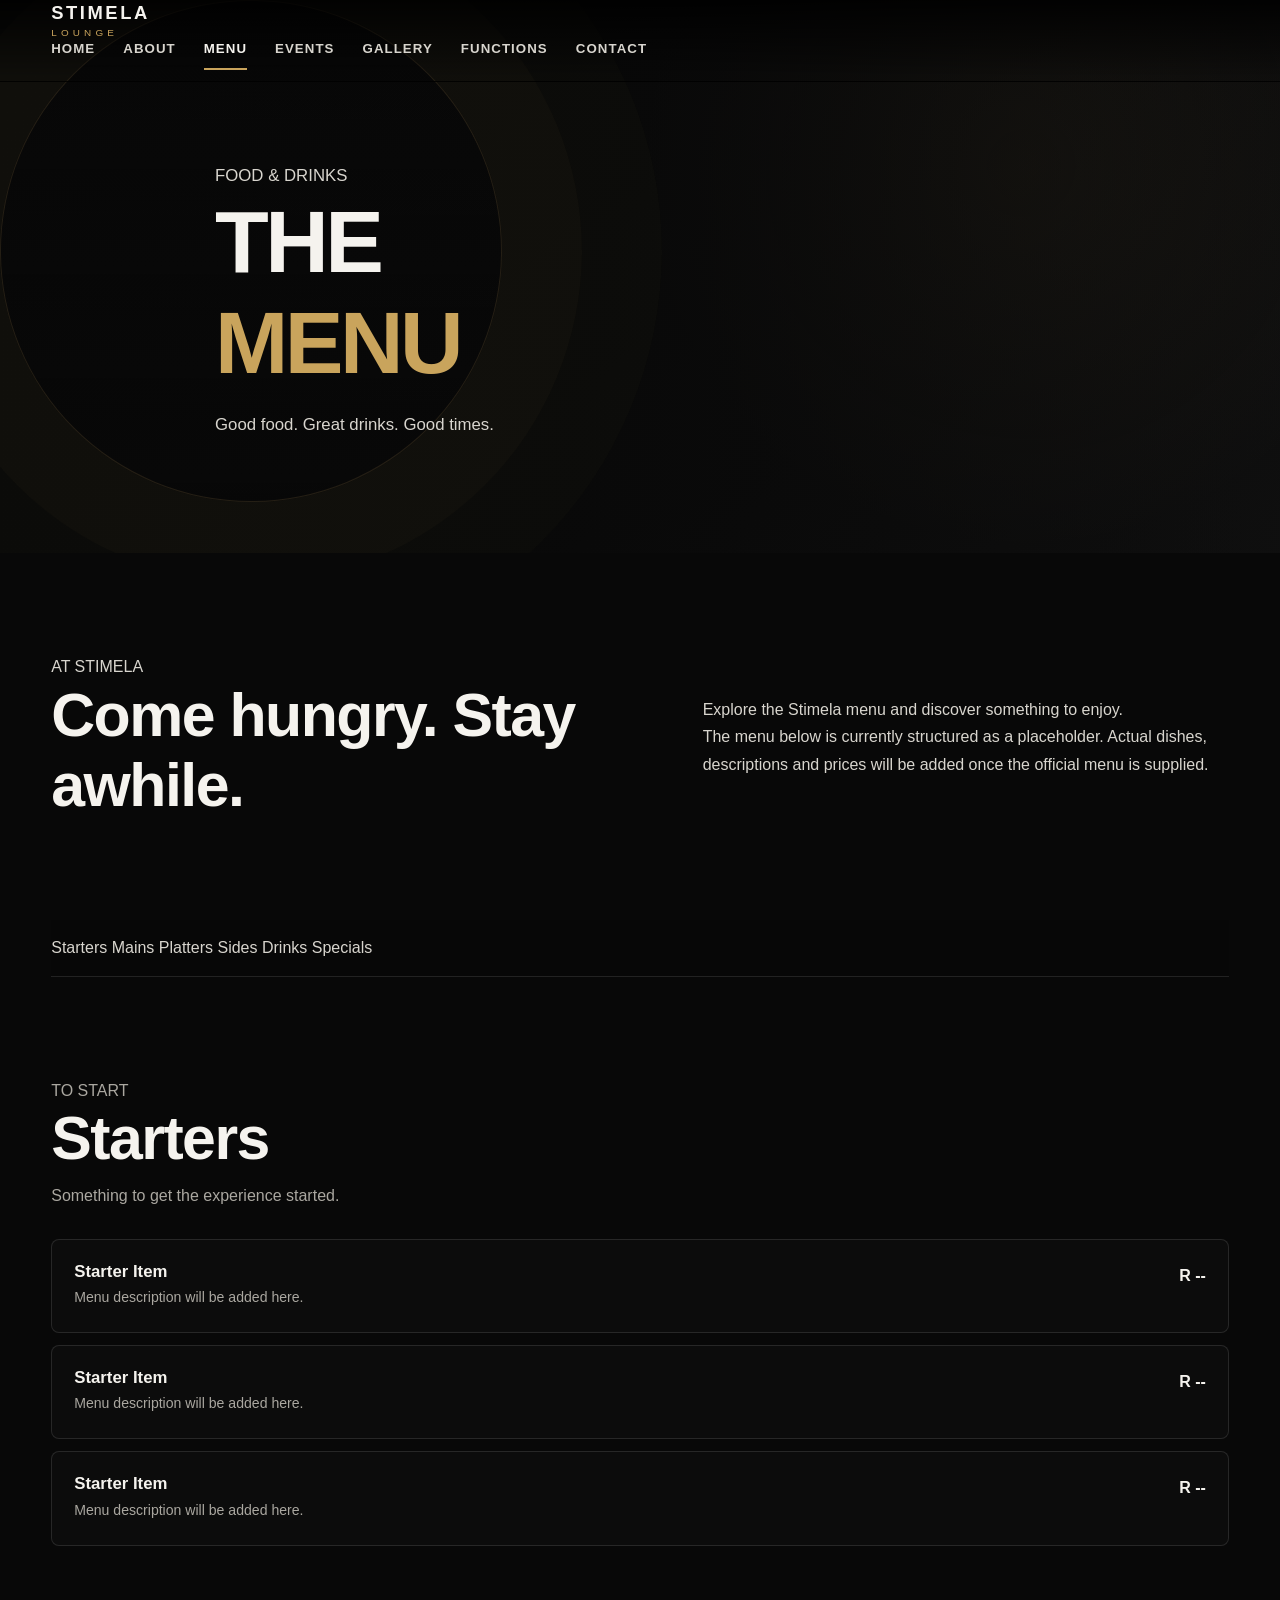
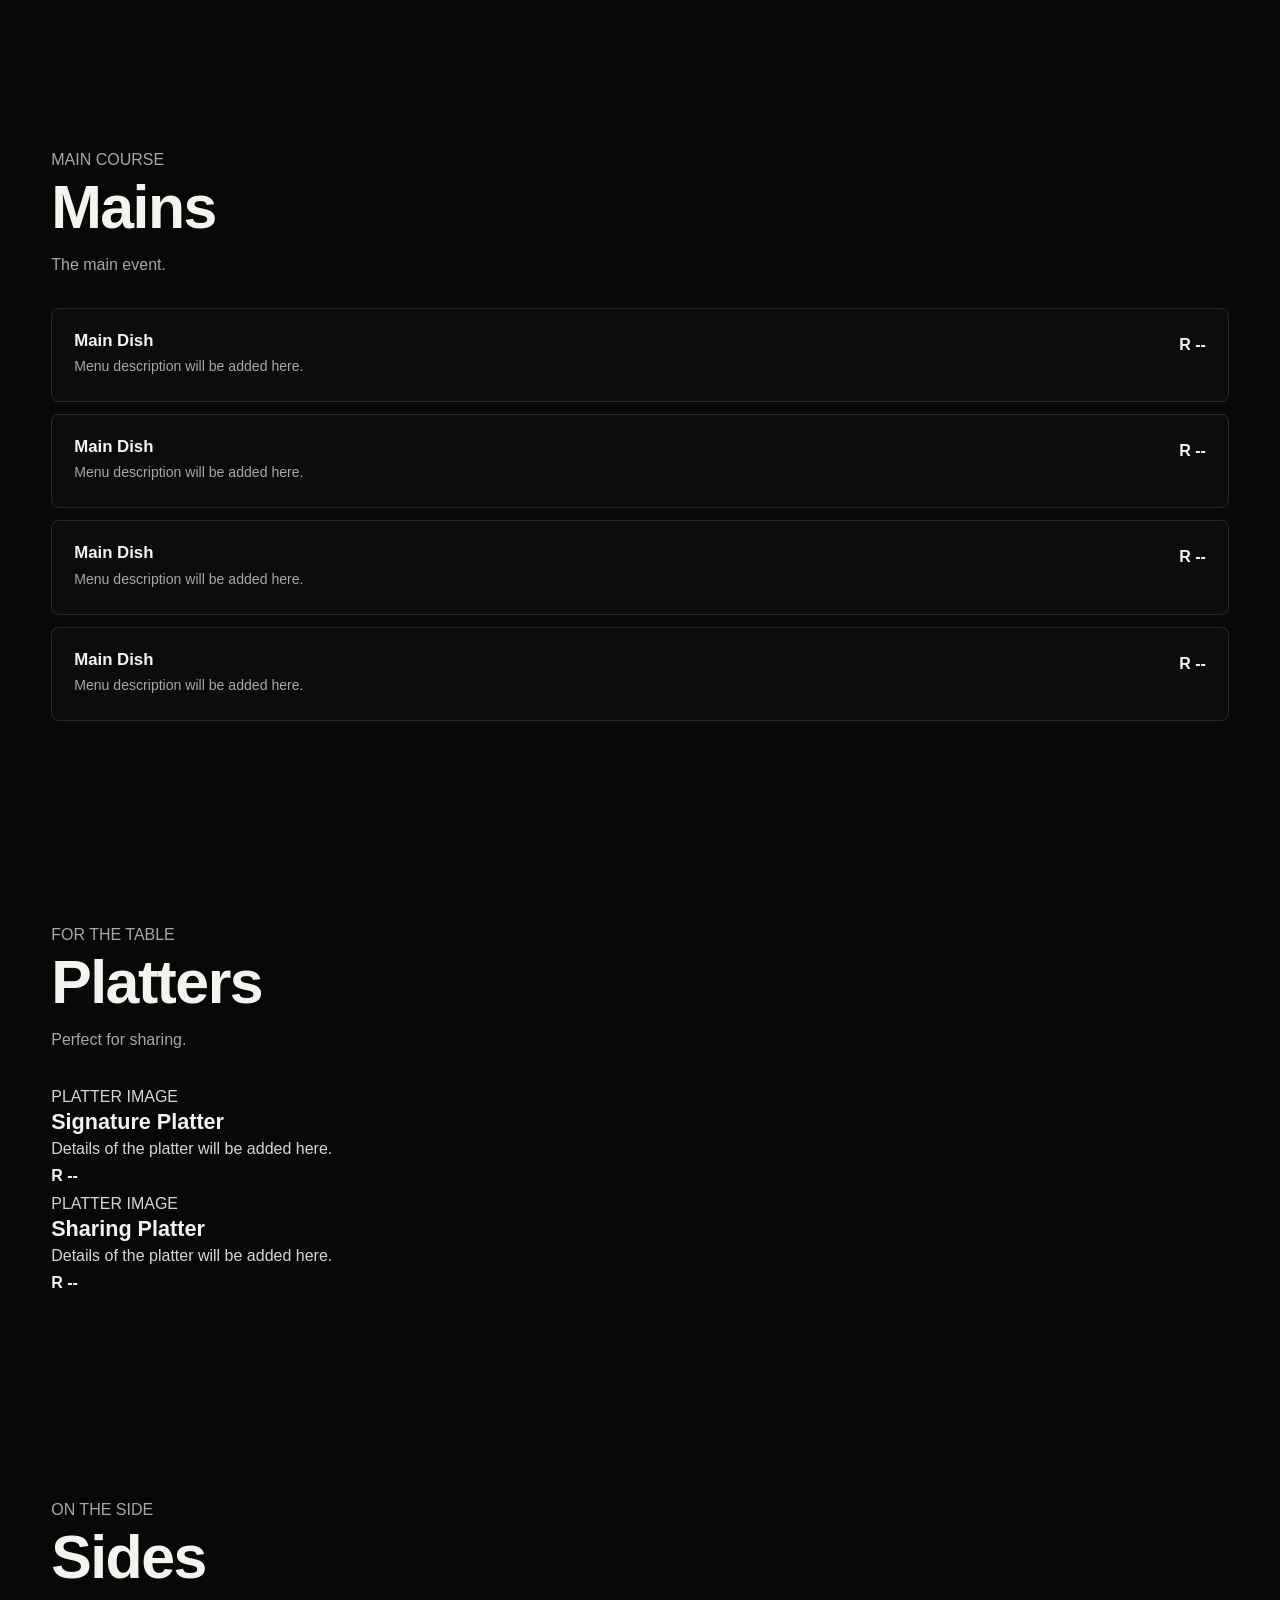
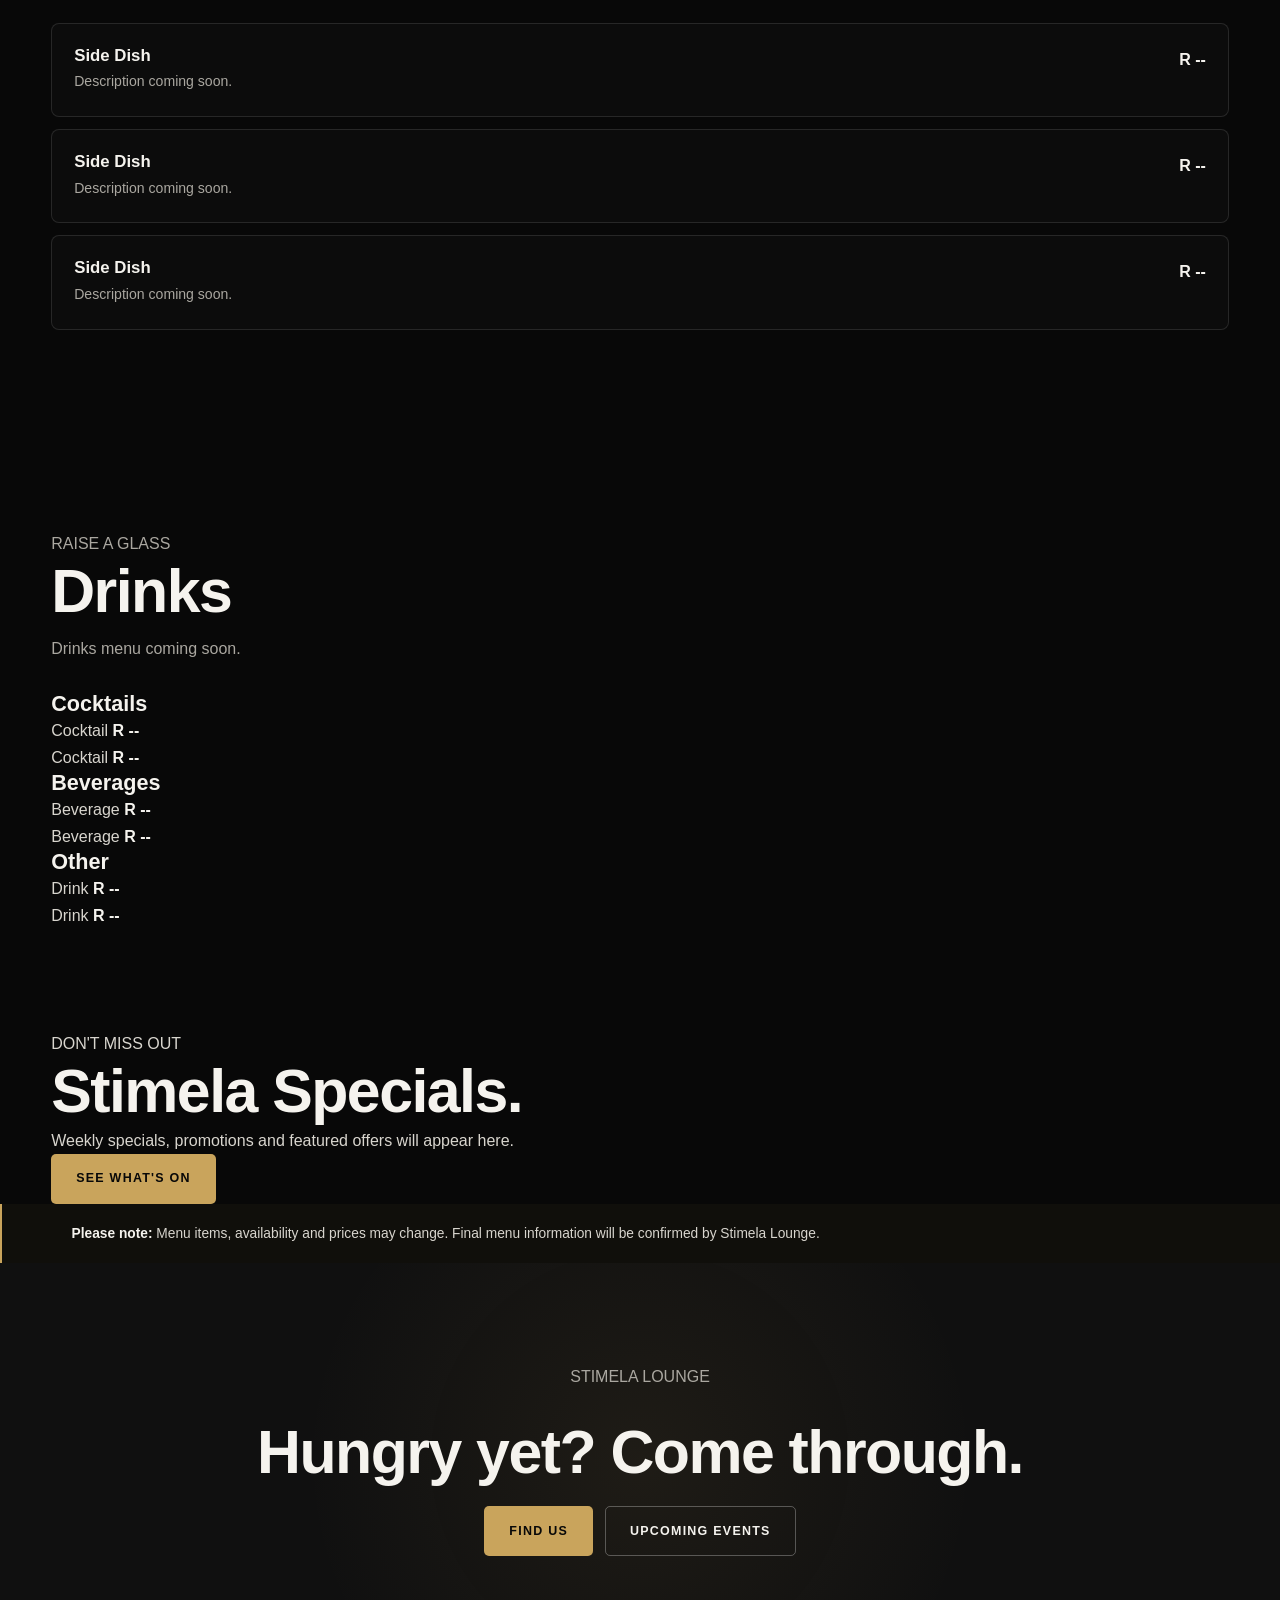
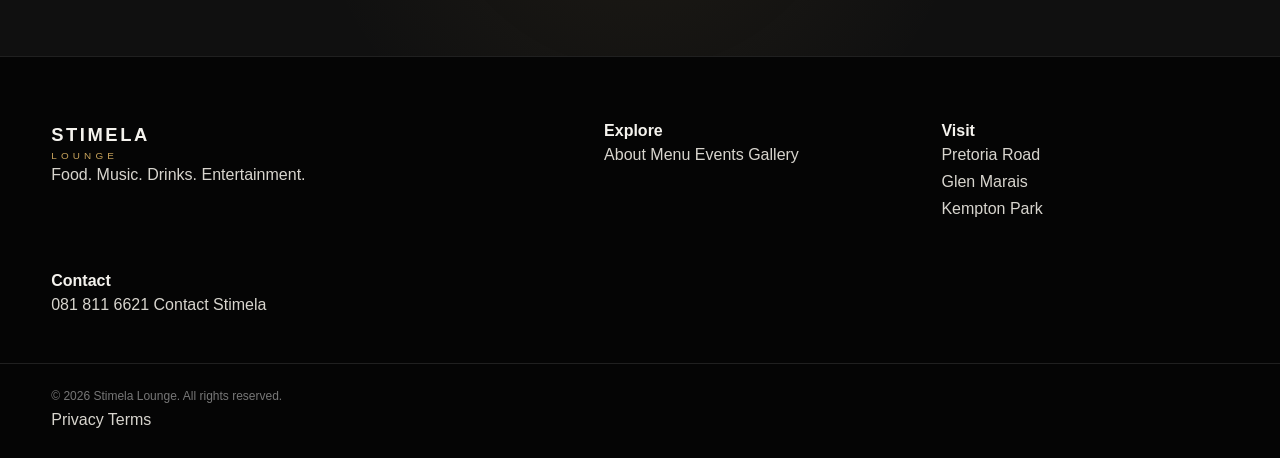
<file: menu.html>
<!DOCTYPE html>
<html lang="en">
<head>
    <meta charset="UTF-8">
    <meta name="viewport" content="width=device-width, initial-scale=1.0">

    <title>Menu | Stimela Lounge | Glen Marais</title>

    <meta name="description" content="Explore the food and drinks menu at Stimela Lounge in Glen Marais, Kempton Park.">

    <meta name="keywords" content="Stimela Lounge menu, Stimela Lounge food, Stimela Lounge drinks, Kempton Park restaurant menu, Glen Marais food">

    <link rel="stylesheet" href="style.css">
</head>

<body>

<!-- =========================
     HEADER
========================= -->

<header class="site-header">

    <div class="container nav-container">

        <a href="index.html" class="logo">
            <span class="logo-main">STIMELA</span>
            <span class="logo-sub">LOUNGE</span>
        </a>

        <button
            class="menu-toggle"
            id="menuToggle"
            aria-label="Open navigation"
        >
            <span></span>
            <span></span>
            <span></span>
        </button>

        <nav class="main-nav" id="mainNav">

            <a href="index.html">Home</a>

            <a href="about.html">
                About
            </a>

            <a href="menu.html" class="active">
                Menu
            </a>

            <a href="events.html">
                Events
            </a>

            <a href="gallery.html">
                Gallery
            </a>

            <a href="functions.html">
                Functions
            </a>

            <a href="contact.html">
                Contact
            </a>

        </nav>

    </div>

</header>


<main>

<!-- =========================
     PAGE HERO
========================= -->

<section class="hero page-hero">

    <div class="hero-overlay"></div>

    <div class="container hero-content">

        <p class="eyebrow">
            FOOD & DRINKS
        </p>

        <h1>
            THE<br>
            <span>MENU</span>
        </h1>

        <p class="hero-text">
            Good food. Great drinks. Good times.
        </p>

    </div>

</section>


<!-- =========================
     MENU INTRO
========================= -->

<section class="section">

    <div class="container intro-grid">

        <div>

            <p class="section-label">
                AT STIMELA
            </p>

            <h2>
                Come hungry.
                <span>Stay awhile.</span>
            </h2>

        </div>

        <div>

            <p class="large-text">
                Explore the Stimela menu and discover
                something to enjoy.
            </p>

            <p>
                The menu below is currently structured as a
                placeholder. Actual dishes, descriptions and
                prices will be added once the official menu
                is supplied.
            </p>

        </div>

    </div>

</section>


<!-- =========================
     MENU NAVIGATION
========================= -->

<section class="menu-navigation">

    <div class="container">

        <div class="menu-tabs">

            <a href="#starters">
                Starters
            </a>

            <a href="#mains">
                Mains
            </a>

            <a href="#platters">
                Platters
            </a>

            <a href="#sides">
                Sides
            </a>

            <a href="#drinks">
                Drinks
            </a>

            <a href="#specials">
                Specials
            </a>

        </div>

    </div>

</section>


<!-- =========================
     STARTERS
========================= -->

<section
    class="menu-section section"
    id="starters"
>

    <div class="container">

        <div class="menu-section-heading">

            <p class="section-label">
                TO START
            </p>

            <h2>
                Starters
            </h2>

            <p>
                Something to get the experience started.
            </p>

        </div>


        <div class="menu-list">

            <article class="menu-item">

                <div>

                    <h3>
                        Starter Item
                    </h3>

                    <p>
                        Menu description will be added here.
                    </p>

                </div>

                <strong>
                    R -- 
                </strong>

            </article>


            <article class="menu-item">

                <div>

                    <h3>
                        Starter Item
                    </h3>

                    <p>
                        Menu description will be added here.
                    </p>

                </div>

                <strong>
                    R --
                </strong>

            </article>


            <article class="menu-item">

                <div>

                    <h3>
                        Starter Item
                    </h3>

                    <p>
                        Menu description will be added here.
                    </p>

                </div>

                <strong>
                    R --
                </strong>

            </article>

        </div>

    </div>

</section>


<!-- =========================
     MAIN MEALS
========================= -->

<section
    class="menu-section section menu-dark"
    id="mains"
>

    <div class="container">

        <div class="menu-section-heading">

            <p class="section-label">
                MAIN COURSE
            </p>

            <h2>
                Mains
            </h2>

            <p>
                The main event.
            </p>

        </div>


        <div class="menu-list">

            <article class="menu-item">

                <div>

                    <h3>
                        Main Dish
                    </h3>

                    <p>
                        Menu description will be added here.
                    </p>

                </div>

                <strong>
                    R --
                </strong>

            </article>


            <article class="menu-item">

                <div>

                    <h3>
                        Main Dish
                    </h3>

                    <p>
                        Menu description will be added here.
                    </p>

                </div>

                <strong>
                    R --
                </strong>

            </article>


            <article class="menu-item">

                <div>

                    <h3>
                        Main Dish
                    </h3>

                    <p>
                        Menu description will be added here.
                    </p>

                </div>

                <strong>
                    R --
                </strong>

            </article>


            <article class="menu-item">

                <div>

                    <h3>
                        Main Dish
                    </h3>

                    <p>
                        Menu description will be added here.
                    </p>

                </div>

                <strong>
                    R --
                </strong>

            </article>

        </div>

    </div>

</section>


<!-- =========================
     PLATTERS
========================= -->

<section
    class="menu-section section"
    id="platters"
>

    <div class="container">

        <div class="menu-section-heading">

            <p class="section-label">
                FOR THE TABLE
            </p>

            <h2>
                Platters
            </h2>

            <p>
                Perfect for sharing.
            </p>

        </div>


        <div class="featured-menu-grid">

            <article class="featured-menu-card">

                <div class="featured-menu-image placeholder-image">
                    <span>PLATTER IMAGE</span>
                </div>

                <div class="featured-menu-content">

                    <h3>
                        Signature Platter
                    </h3>

                    <p>
                        Details of the platter will be
                        added here.
                    </p>

                    <strong>
                        R --
                    </strong>

                </div>

            </article>


            <article class="featured-menu-card">

                <div class="featured-menu-image placeholder-image">
                    <span>PLATTER IMAGE</span>
                </div>

                <div class="featured-menu-content">

                    <h3>
                        Sharing Platter
                    </h3>

                    <p>
                        Details of the platter will be
                        added here.
                    </p>

                    <strong>
                        R --
                    </strong>

                </div>

            </article>

        </div>

    </div>

</section>


<!-- =========================
     SIDES
========================= -->

<section
    class="menu-section section menu-dark"
    id="sides"
>

    <div class="container">

        <div class="menu-section-heading">

            <p class="section-label">
                ON THE SIDE
            </p>

            <h2>
                Sides
            </h2>

        </div>


        <div class="menu-list">

            <article class="menu-item">

                <div>

                    <h3>
                        Side Dish
                    </h3>

                    <p>
                        Description coming soon.
                    </p>

                </div>

                <strong>
                    R --
                </strong>

            </article>


            <article class="menu-item">

                <div>

                    <h3>
                        Side Dish
                    </h3>

                    <p>
                        Description coming soon.
                    </p>

                </div>

                <strong>
                    R --
                </strong>

            </article>


            <article class="menu-item">

                <div>

                    <h3>
                        Side Dish
                    </h3>

                    <p>
                        Description coming soon.
                    </p>

                </div>

                <strong>
                    R --
                </strong>

            </article>

        </div>

    </div>

</section>


<!-- =========================
     DRINKS
========================= -->

<section
    class="menu-section section"
    id="drinks"
>

    <div class="container">

        <div class="menu-section-heading">

            <p class="section-label">
                RAISE A GLASS
            </p>

            <h2>
                Drinks
            </h2>

            <p>
                Drinks menu coming soon.
            </p>

        </div>


        <div class="drinks-grid">

            <article class="drink-category">

                <h3>
                    Cocktails
                </h3>

                <div class="drink-item">

                    <span>
                        Cocktail
                    </span>

                    <strong>
                        R --
                    </strong>

                </div>

                <div class="drink-item">

                    <span>
                        Cocktail
                    </span>

                    <strong>
                        R --
                    </strong>

                </div>

            </article>


            <article class="drink-category">

                <h3>
                    Beverages
                </h3>

                <div class="drink-item">

                    <span>
                        Beverage
                    </span>

                    <strong>
                        R --
                    </strong>

                </div>

                <div class="drink-item">

                    <span>
                        Beverage
                    </span>

                    <strong>
                        R --
                    </strong>

                </div>

            </article>


            <article class="drink-category">

                <h3>
                    Other
                </h3>

                <div class="drink-item">

                    <span>
                        Drink
                    </span>

                    <strong>
                        R --
                    </strong>

                </div>

                <div class="drink-item">

                    <span>
                        Drink
                    </span>

                    <strong>
                        R --
                    </strong>

                </div>

            </article>

        </div>

    </div>

</section>


<!-- =========================
     SPECIALS
========================= -->

<section
    class="menu-specials"
    id="specials"
>

    <div class="menu-specials-overlay"></div>

    <div class="container menu-specials-content">

        <p class="section-label">
            DON'T MISS OUT
        </p>

        <h2>
            Stimela
            <span>Specials.</span>
        </h2>

        <p>
            Weekly specials, promotions and featured
            offers will appear here.
        </p>

        <a
            href="events.html"
            class="btn btn-primary"
        >
            See What's On
        </a>

    </div>

</section>


<!-- =========================
     IMPORTANT INFORMATION
========================= -->

<section class="menu-note">

    <div class="container">

        <p>
            <strong>Please note:</strong>
            Menu items, availability and prices may change.
            Final menu information will be confirmed by
            Stimela Lounge.
        </p>

    </div>

</section>


<!-- =========================
     FINAL CTA
========================= -->

<section class="final-cta">

    <div class="container">

        <p class="section-label">
            STIMELA LOUNGE
        </p>

        <h2>
            Hungry yet?
            <span>Come through.</span>
        </h2>

        <div class="hero-buttons">

            <a
                href="contact.html"
                class="btn btn-primary"
            >
                Find Us
            </a>

            <a
                href="events.html"
                class="btn btn-outline"
            >
                Upcoming Events
            </a>

        </div>

    </div>

</section>

</main>


<!-- =========================
     FOOTER
========================= -->

<footer class="site-footer">

    <div class="container footer-grid">

        <div>

            <a
                href="index.html"
                class="logo footer-logo"
            >

                <span class="logo-main">
                    STIMELA
                </span>

                <span class="logo-sub">
                    LOUNGE
                </span>

            </a>

            <p>
                Food. Music. Drinks. Entertainment.
            </p>

        </div>


        <div>

            <h4>
                Explore
            </h4>

            <a href="about.html">
                About
            </a>

            <a href="menu.html">
                Menu
            </a>

            <a href="events.html">
                Events
            </a>

            <a href="gallery.html">
                Gallery
            </a>

        </div>


        <div>

            <h4>
                Visit
            </h4>

            <p>
                Pretoria Road<br>
                Glen Marais<br>
                Kempton Park
            </p>

        </div>


        <div>

            <h4>
                Contact
            </h4>

            <a href="tel:+27818116621">
                081 811 6621
            </a>

            <a href="contact.html">
                Contact Stimela
            </a>

        </div>

    </div>


    <div class="footer-bottom">

        <div class="container footer-bottom-inner">

            <p>
                © <span id="currentYear"></span>
                Stimela Lounge.
                All rights reserved.
            </p>

            <div>

                <a href="privacy.html">
                    Privacy
                </a>

                <a href="terms.html">
                    Terms
                </a>

            </div>

        </div>

    </div>

</footer>


<script src="script.js"></script>

</body>
</html>
</file>
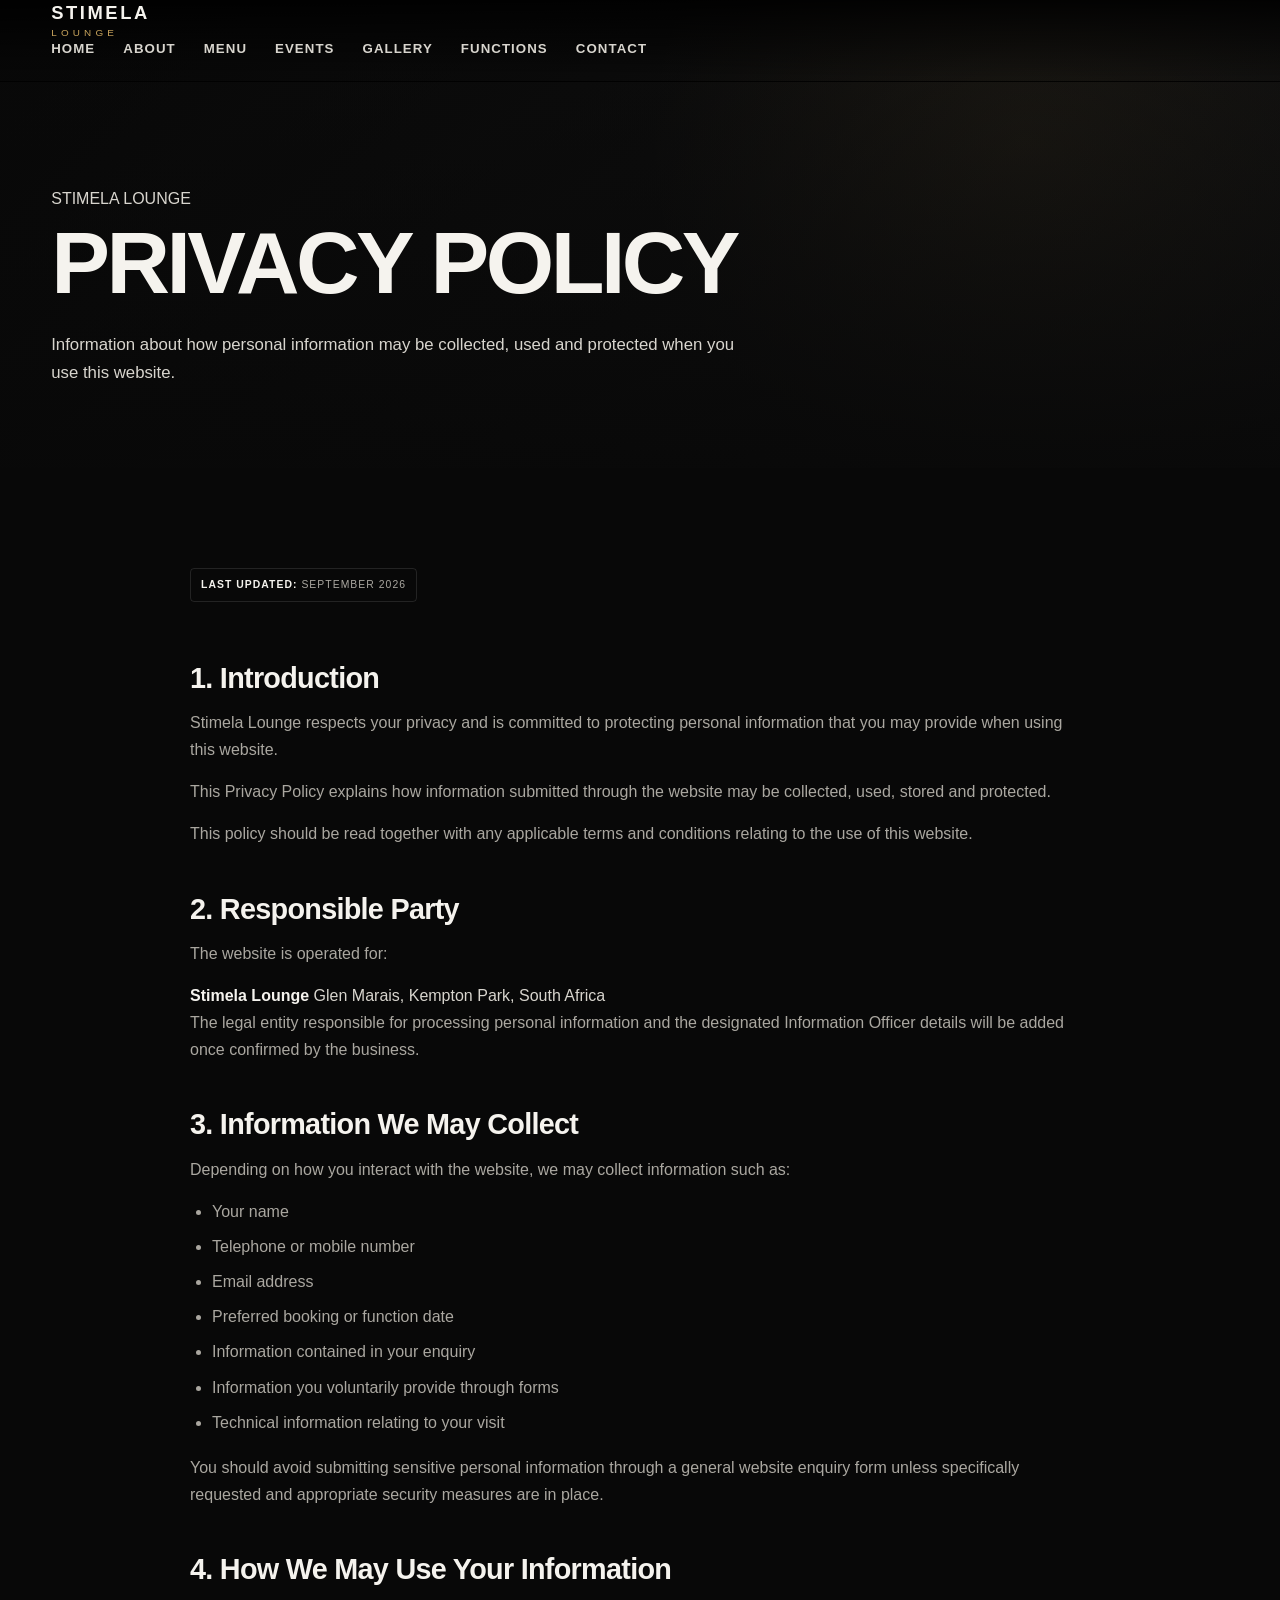
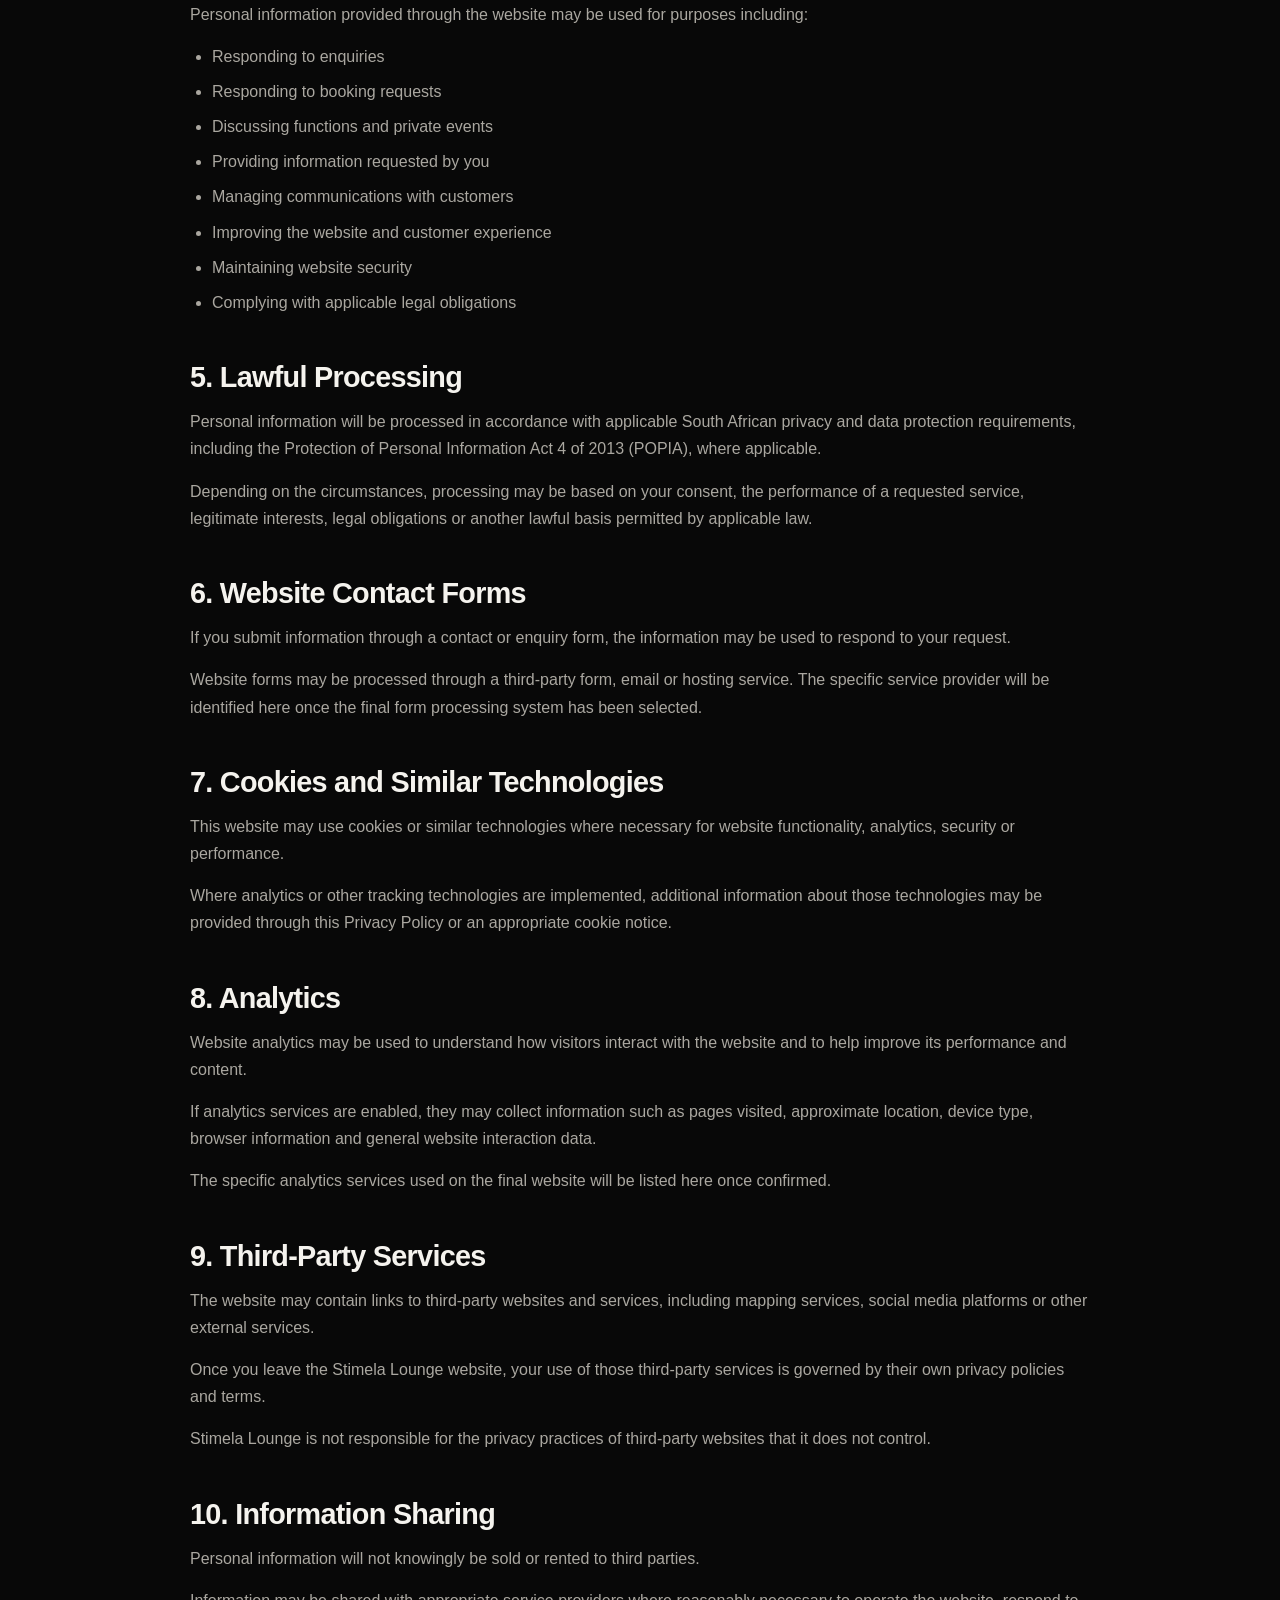
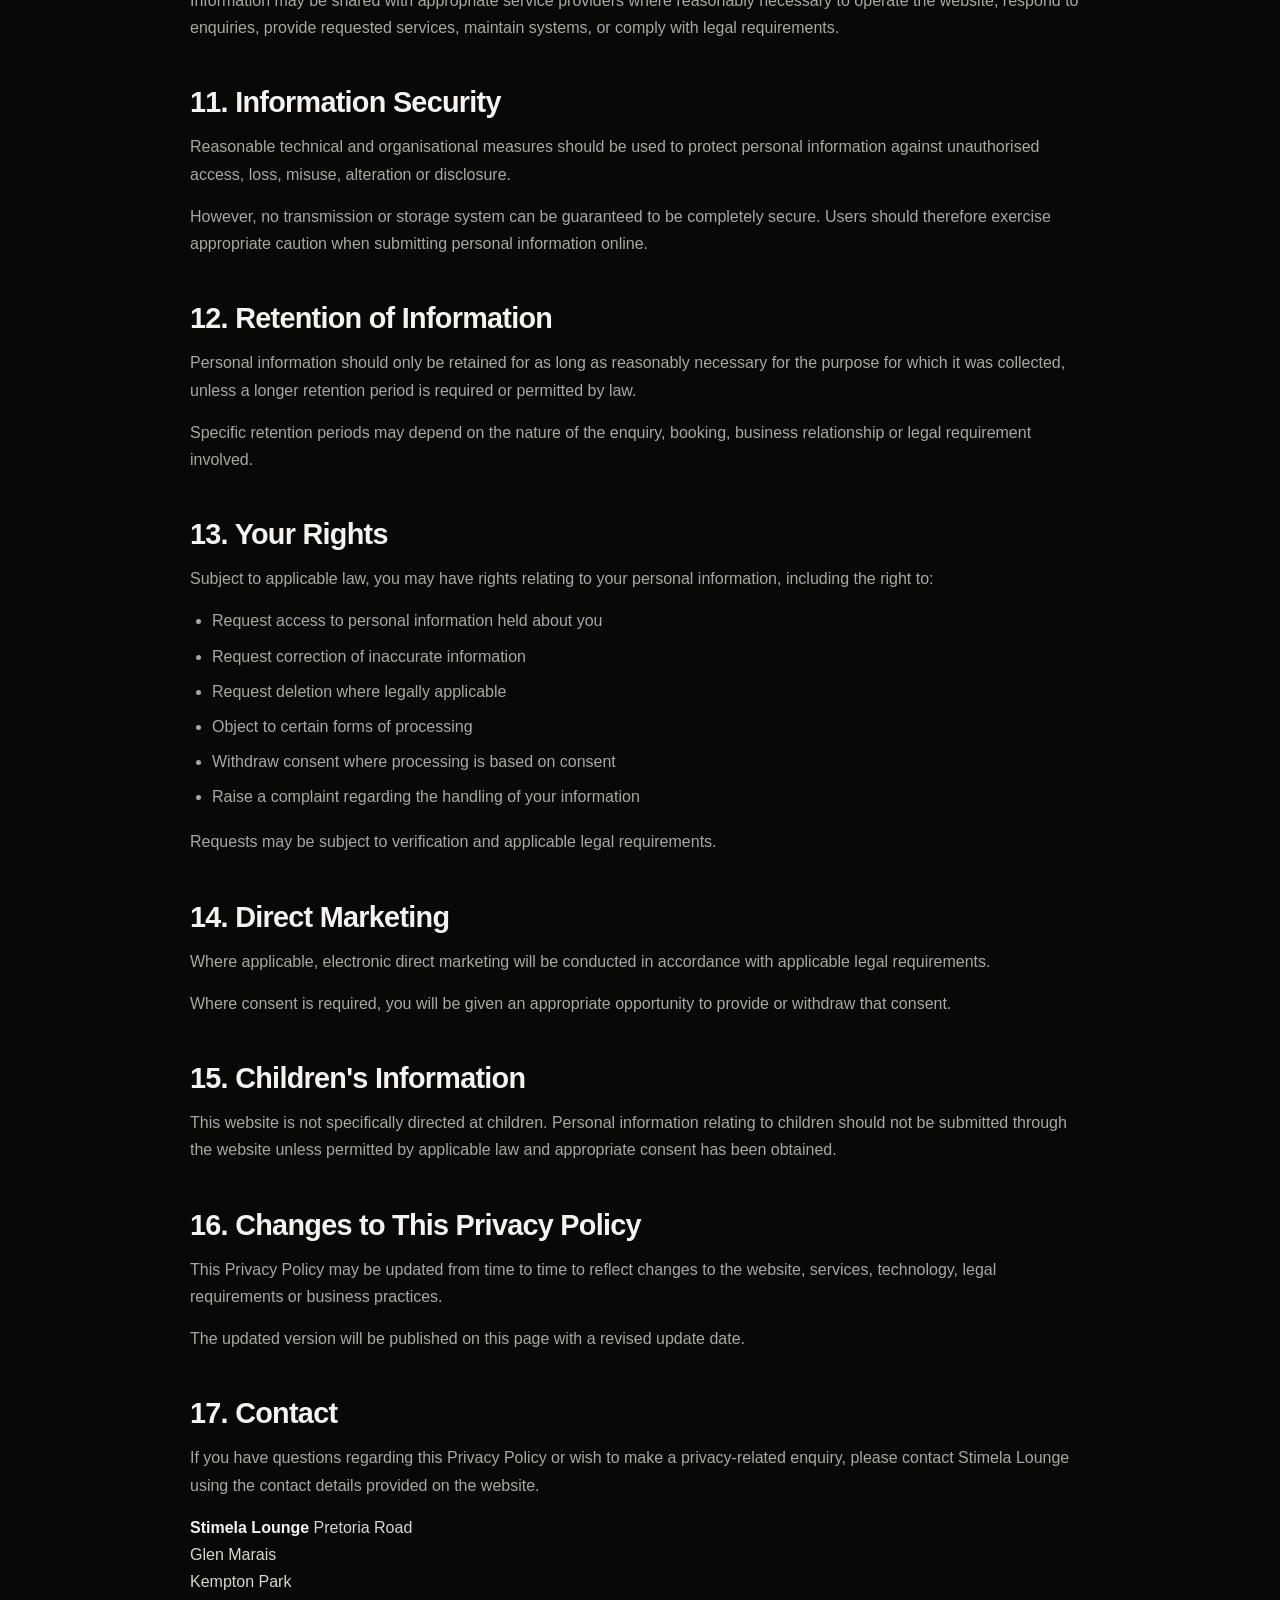
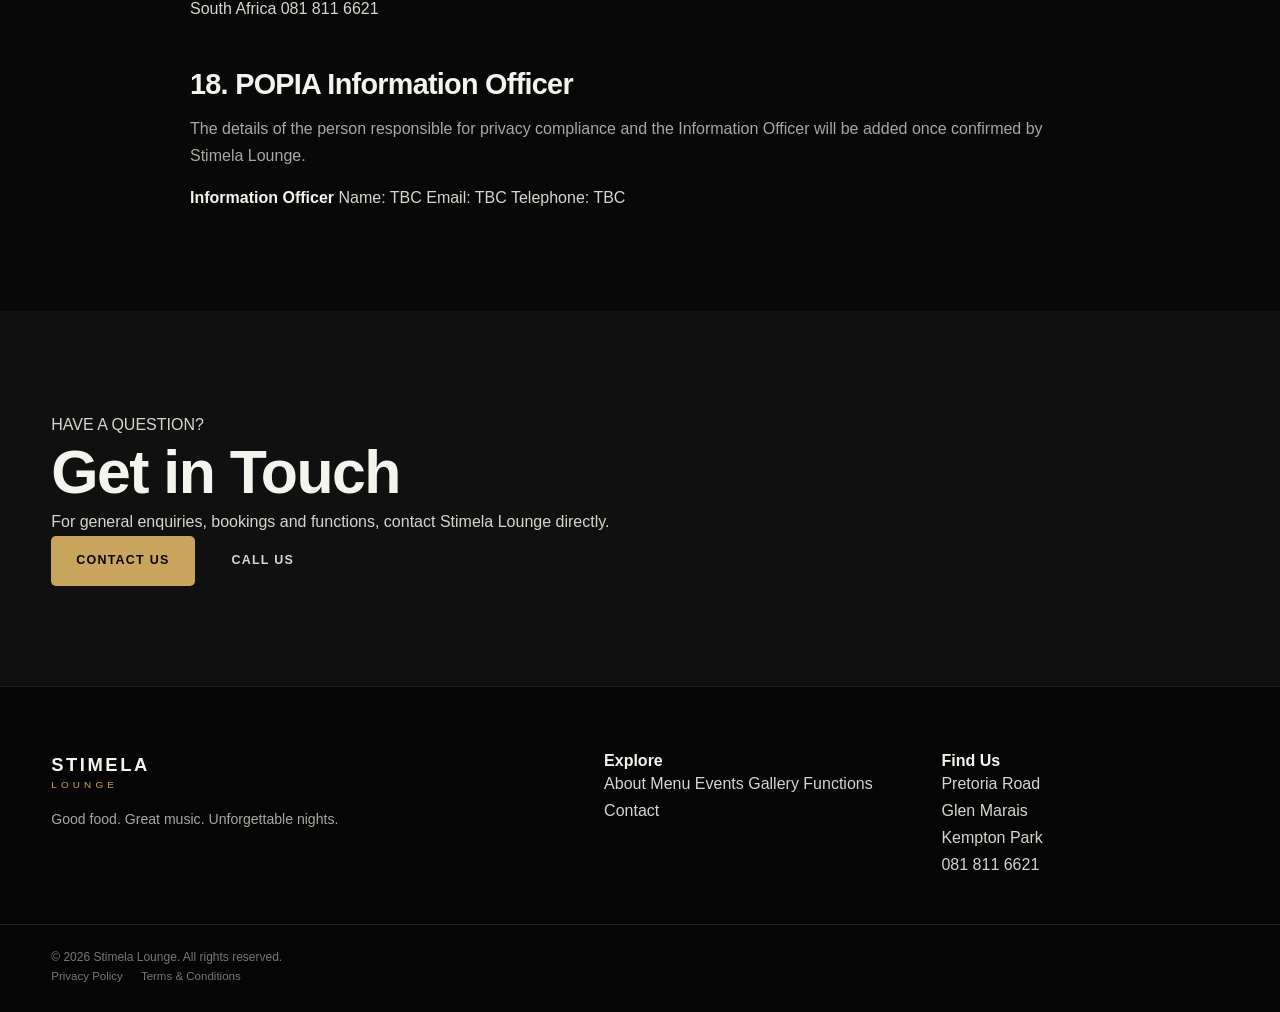
<file: privacy.html>
<!DOCTYPE html>
<html lang="en">
<head>
    <meta charset="UTF-8">
    <meta name="viewport" content="width=device-width, initial-scale=1.0">

    <title>Privacy Policy | Stimela Lounge</title>

    <meta name="description" content="Privacy Policy for Stimela Lounge, Glen Marais, Kempton Park. Learn how personal information submitted through this website may be collected and used.">

    <meta name="robots" content="noindex, follow">

    <link rel="stylesheet" href="style.css">
</head>

<body>

    <!-- =========================
         HEADER
    ========================== -->
    <header class="site-header">

        <div class="container nav-container">

            <a href="index.html" class="logo">
                <span class="logo-main">STIMELA</span>
                <span class="logo-sub">LOUNGE</span>
            </a>

            <button
                class="menu-toggle"
                id="menuToggle"
                aria-label="Open navigation"
                type="button"
            >
                <span></span>
                <span></span>
                <span></span>
            </button>

            <nav class="main-nav" id="mainNav">

                <a href="index.html">Home</a>
                <a href="about.html">About</a>
                <a href="menu.html">Menu</a>
                <a href="events.html">Events</a>
                <a href="gallery.html">Gallery</a>
                <a href="functions.html">Functions</a>
                <a href="contact.html">Contact</a>

            </nav>

        </div>

    </header>


    <!-- =========================
         PAGE HERO
    ========================== -->
    <section class="page-hero">

        <div class="page-hero-overlay"></div>

        <div class="container page-hero-content">

            <span class="eyebrow">
                STIMELA LOUNGE
            </span>

            <h1>PRIVACY POLICY</h1>

            <p>
                Information about how personal information may be
                collected, used and protected when you use this website.
            </p>

        </div>

    </section>


    <!-- =========================
         PRIVACY CONTENT
    ========================== -->
    <section class="section">

        <div class="container">

            <div class="legal-content">

                <p class="legal-updated">
                    <strong>Last Updated:</strong> September 2026
                </p>


                <h2>1. Introduction</h2>

                <p>
                    Stimela Lounge respects your privacy and is committed
                    to protecting personal information that you may provide
                    when using this website.
                </p>

                <p>
                    This Privacy Policy explains how information submitted
                    through the website may be collected, used, stored and
                    protected.
                </p>

                <p>
                    This policy should be read together with any applicable
                    terms and conditions relating to the use of this website.
                </p>


                <h2>2. Responsible Party</h2>

                <p>
                    The website is operated for:
                </p>

                <div class="legal-highlight">

                    <strong>Stimela Lounge</strong>

                    <span>
                        Glen Marais, Kempton Park, South Africa
                    </span>

                </div>

                <p>
                    The legal entity responsible for processing personal
                    information and the designated Information Officer
                    details will be added once confirmed by the business.
                </p>


                <h2>3. Information We May Collect</h2>

                <p>
                    Depending on how you interact with the website, we may
                    collect information such as:
                </p>

                <ul>
                    <li>Your name</li>
                    <li>Telephone or mobile number</li>
                    <li>Email address</li>
                    <li>Preferred booking or function date</li>
                    <li>Information contained in your enquiry</li>
                    <li>Information you voluntarily provide through forms</li>
                    <li>Technical information relating to your visit</li>
                </ul>

                <p>
                    You should avoid submitting sensitive personal
                    information through a general website enquiry form
                    unless specifically requested and appropriate security
                    measures are in place.
                </p>


                <h2>4. How We May Use Your Information</h2>

                <p>
                    Personal information provided through the website may
                    be used for purposes including:
                </p>

                <ul>
                    <li>Responding to enquiries</li>
                    <li>Responding to booking requests</li>
                    <li>Discussing functions and private events</li>
                    <li>Providing information requested by you</li>
                    <li>Managing communications with customers</li>
                    <li>Improving the website and customer experience</li>
                    <li>Maintaining website security</li>
                    <li>Complying with applicable legal obligations</li>
                </ul>


                <h2>5. Lawful Processing</h2>

                <p>
                    Personal information will be processed in accordance
                    with applicable South African privacy and data
                    protection requirements, including the Protection of
                    Personal Information Act 4 of 2013 (POPIA), where
                    applicable.
                </p>

                <p>
                    Depending on the circumstances, processing may be based
                    on your consent, the performance of a requested service,
                    legitimate interests, legal obligations or another
                    lawful basis permitted by applicable law.
                </p>


                <h2>6. Website Contact Forms</h2>

                <p>
                    If you submit information through a contact or enquiry
                    form, the information may be used to respond to your
                    request.
                </p>

                <p>
                    Website forms may be processed through a third-party
                    form, email or hosting service. The specific service
                    provider will be identified here once the final form
                    processing system has been selected.
                </p>


                <h2>7. Cookies and Similar Technologies</h2>

                <p>
                    This website may use cookies or similar technologies
                    where necessary for website functionality, analytics,
                    security or performance.
                </p>

                <p>
                    Where analytics or other tracking technologies are
                    implemented, additional information about those
                    technologies may be provided through this Privacy Policy
                    or an appropriate cookie notice.
                </p>


                <h2>8. Analytics</h2>

                <p>
                    Website analytics may be used to understand how visitors
                    interact with the website and to help improve its
                    performance and content.
                </p>

                <p>
                    If analytics services are enabled, they may collect
                    information such as pages visited, approximate location,
                    device type, browser information and general website
                    interaction data.
                </p>

                <p>
                    The specific analytics services used on the final
                    website will be listed here once confirmed.
                </p>


                <h2>9. Third-Party Services</h2>

                <p>
                    The website may contain links to third-party websites
                    and services, including mapping services, social media
                    platforms or other external services.
                </p>

                <p>
                    Once you leave the Stimela Lounge website, your use of
                    those third-party services is governed by their own
                    privacy policies and terms.
                </p>

                <p>
                    Stimela Lounge is not responsible for the privacy
                    practices of third-party websites that it does not
                    control.
                </p>


                <h2>10. Information Sharing</h2>

                <p>
                    Personal information will not knowingly be sold or
                    rented to third parties.
                </p>

                <p>
                    Information may be shared with appropriate service
                    providers where reasonably necessary to operate the
                    website, respond to enquiries, provide requested
                    services, maintain systems, or comply with legal
                    requirements.
                </p>


                <h2>11. Information Security</h2>

                <p>
                    Reasonable technical and organisational measures should
                    be used to protect personal information against
                    unauthorised access, loss, misuse, alteration or
                    disclosure.
                </p>

                <p>
                    However, no transmission or storage system can be
                    guaranteed to be completely secure. Users should
                    therefore exercise appropriate caution when submitting
                    personal information online.
                </p>


                <h2>12. Retention of Information</h2>

                <p>
                    Personal information should only be retained for as
                    long as reasonably necessary for the purpose for which
                    it was collected, unless a longer retention period is
                    required or permitted by law.
                </p>

                <p>
                    Specific retention periods may depend on the nature of
                    the enquiry, booking, business relationship or legal
                    requirement involved.
                </p>


                <h2>13. Your Rights</h2>

                <p>
                    Subject to applicable law, you may have rights relating
                    to your personal information, including the right to:
                </p>

                <ul>
                    <li>Request access to personal information held about you</li>
                    <li>Request correction of inaccurate information</li>
                    <li>Request deletion where legally applicable</li>
                    <li>Object to certain forms of processing</li>
                    <li>Withdraw consent where processing is based on consent</li>
                    <li>Raise a complaint regarding the handling of your information</li>
                </ul>

                <p>
                    Requests may be subject to verification and applicable
                    legal requirements.
                </p>


                <h2>14. Direct Marketing</h2>

                <p>
                    Where applicable, electronic direct marketing will be
                    conducted in accordance with applicable legal
                    requirements.
                </p>

                <p>
                    Where consent is required, you will be given an
                    appropriate opportunity to provide or withdraw that
                    consent.
                </p>


                <h2>15. Children's Information</h2>

                <p>
                    This website is not specifically directed at children.
                    Personal information relating to children should not be
                    submitted through the website unless permitted by
                    applicable law and appropriate consent has been obtained.
                </p>


                <h2>16. Changes to This Privacy Policy</h2>

                <p>
                    This Privacy Policy may be updated from time to time to
                    reflect changes to the website, services, technology,
                    legal requirements or business practices.
                </p>

                <p>
                    The updated version will be published on this page with
                    a revised update date.
                </p>


                <h2>17. Contact</h2>

                <p>
                    If you have questions regarding this Privacy Policy or
                    wish to make a privacy-related enquiry, please contact
                    Stimela Lounge using the contact details provided on the
                    website.
                </p>

                <div class="legal-highlight">

                    <strong>Stimela Lounge</strong>

                    <span>
                        Pretoria Road<br>
                        Glen Marais<br>
                        Kempton Park<br>
                        South Africa
                    </span>

                    <a href="tel:+27818116621">
                        081 811 6621
                    </a>

                </div>


                <h2>18. POPIA Information Officer</h2>

                <p>
                    The details of the person responsible for privacy
                    compliance and the Information Officer will be added
                    once confirmed by Stimela Lounge.
                </p>

                <div class="legal-highlight">

                    <strong>Information Officer</strong>

                    <span>
                        Name: TBC
                    </span>

                    <span>
                        Email: TBC
                    </span>

                    <span>
                        Telephone: TBC
                    </span>

                </div>

            </div>

        </div>

    </section>


    <!-- =========================
         CTA
    ========================== -->
    <section class="section section-dark">

        <div class="container">

            <div class="cta-box">

                <span class="eyebrow">
                    HAVE A QUESTION?
                </span>

                <h2>
                    Get in Touch
                </h2>

                <p>
                    For general enquiries, bookings and functions,
                    contact Stimela Lounge directly.
                </p>

                <div class="hero-buttons">

                    <a
                        href="contact.html"
                        class="btn btn-primary"
                    >
                        Contact Us
                    </a>

                    <a
                        href="tel:+27818116621"
                        class="btn btn-secondary"
                    >
                        Call Us
                    </a>

                </div>

            </div>

        </div>

    </section>


    <!-- =========================
         FOOTER
    ========================== -->
    <footer class="site-footer">

        <div class="container footer-grid">

            <div class="footer-brand">

                <a href="index.html" class="logo">

                    <span class="logo-main">
                        STIMELA
                    </span>

                    <span class="logo-sub">
                        LOUNGE
                    </span>

                </a>

                <p>
                    Good food. Great music. Unforgettable nights.
                </p>

            </div>


            <div class="footer-links">

                <h4>Explore</h4>

                <a href="about.html">About</a>
                <a href="menu.html">Menu</a>
                <a href="events.html">Events</a>
                <a href="gallery.html">Gallery</a>
                <a href="functions.html">Functions</a>
                <a href="contact.html">Contact</a>

            </div>


            <div class="footer-contact">

                <h4>Find Us</h4>

                <p>
                    Pretoria Road<br>
                    Glen Marais<br>
                    Kempton Park
                </p>

                <a href="tel:+27818116621">
                    081 811 6621
                </a>

            </div>

        </div>


        <div class="footer-bottom">

            <div class="container">

                <p>
                    © <span id="currentYear"></span>
                    Stimela Lounge. All rights reserved.
                </p>

                <div class="footer-legal">

                    <a href="privacy.html" class="active">
                        Privacy Policy
                    </a>

                    <a href="terms.html">
                        Terms & Conditions
                    </a>

                </div>

            </div>

        </div>

    </footer>


    <script src="script.js"></script>

</body>
</html>
</file>
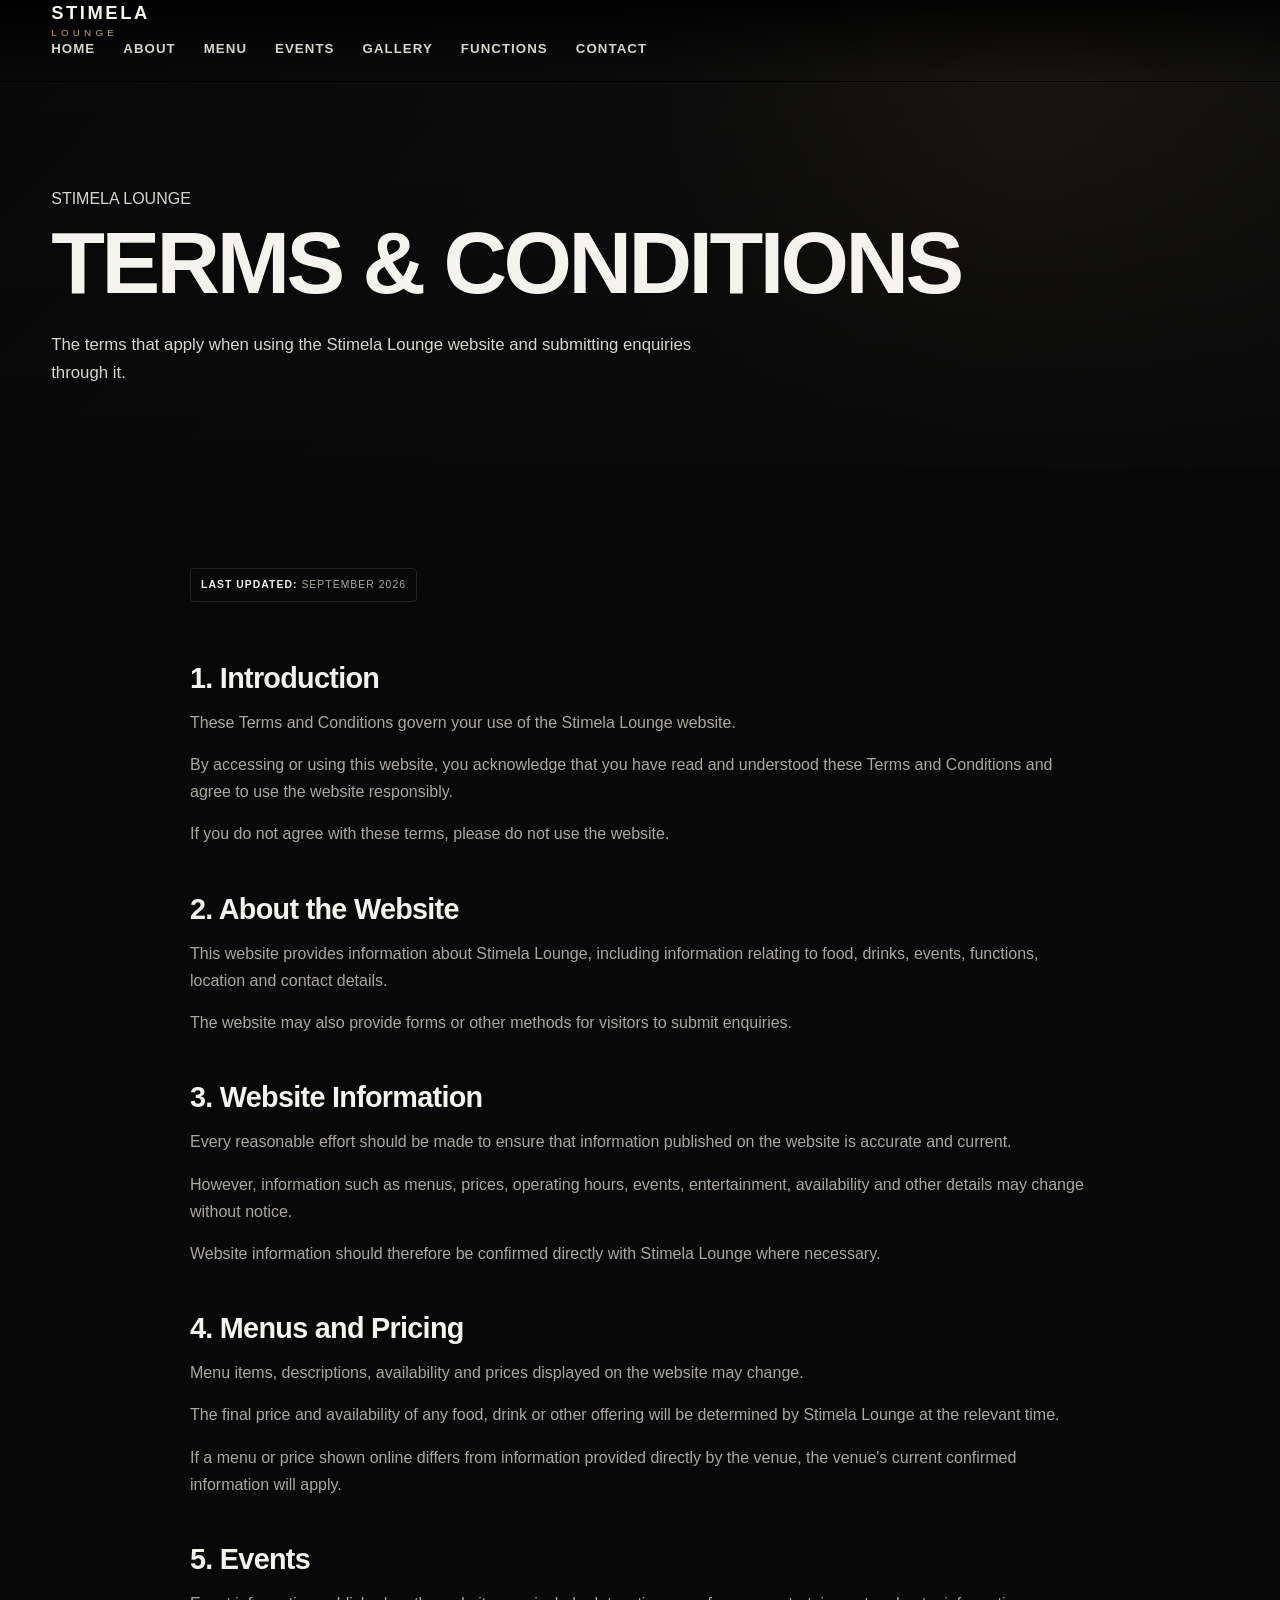
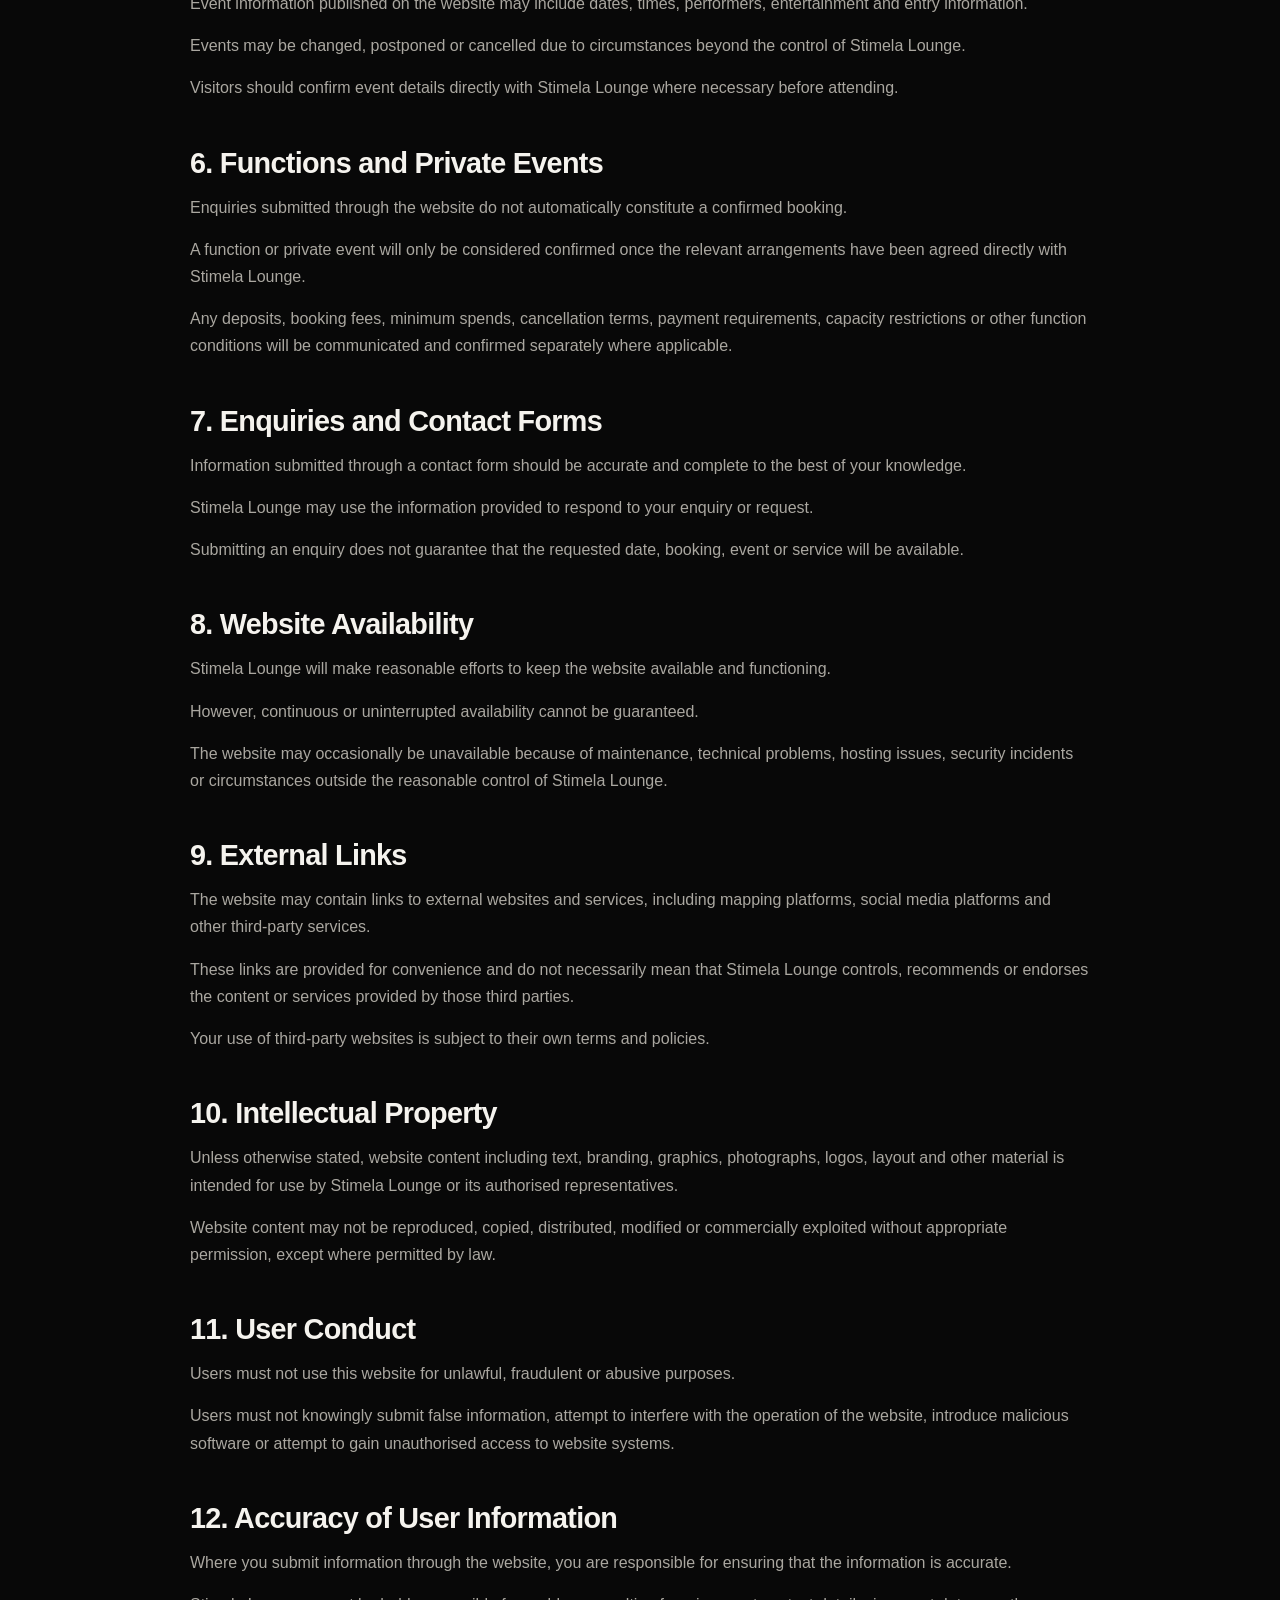
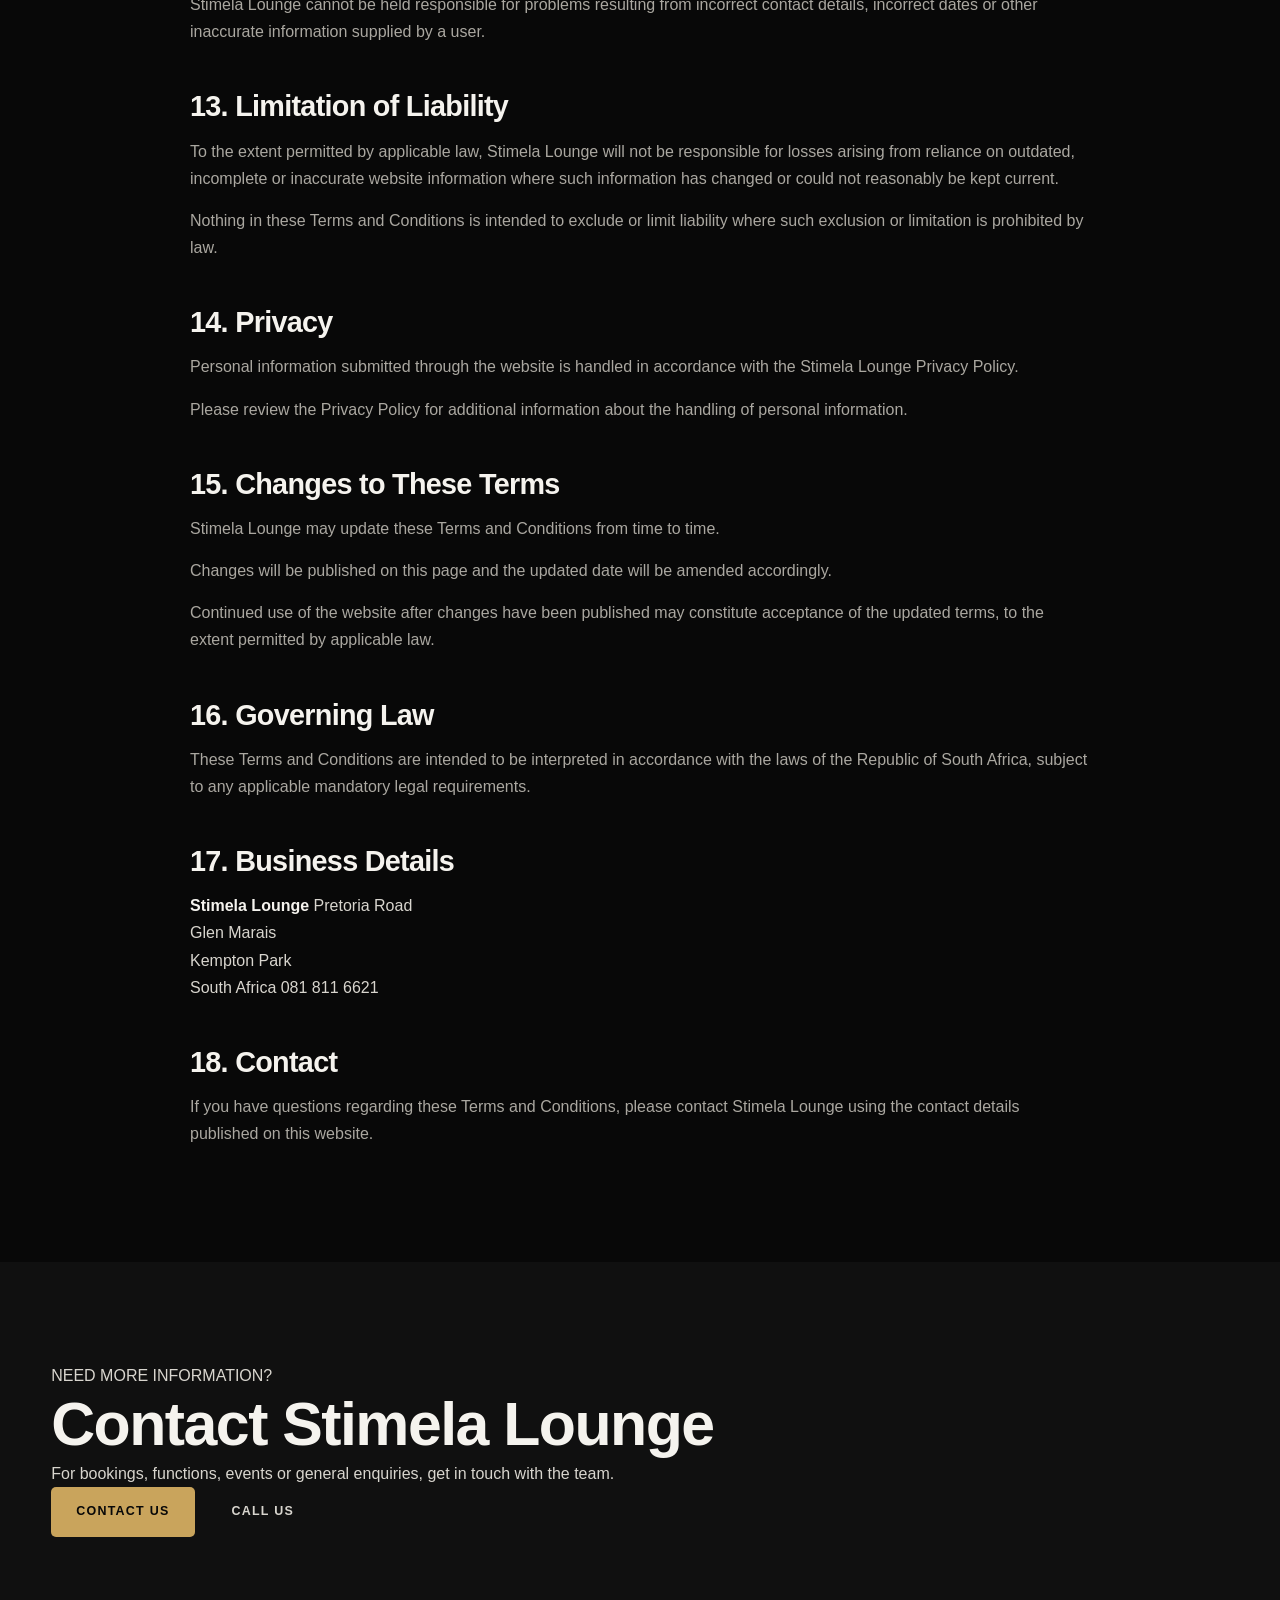
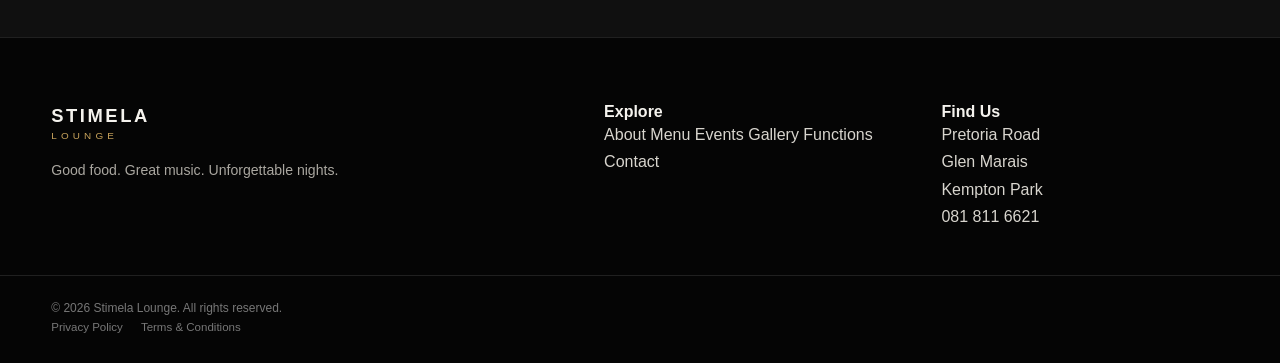
<file: terms.html>
<!DOCTYPE html>
<html lang="en">
<head>
    <meta charset="UTF-8">
    <meta name="viewport" content="width=device-width, initial-scale=1.0">

    <title>Terms & Conditions | Stimela Lounge</title>

    <meta name="description" content="Terms and Conditions for using the Stimela Lounge website and submitting enquiries, bookings and function requests.">

    <meta name="robots" content="noindex, follow">

    <link rel="stylesheet" href="style.css">
</head>

<body>

    <!-- =========================
         HEADER
    ========================== -->
    <header class="site-header">

        <div class="container nav-container">

            <a href="index.html" class="logo">
                <span class="logo-main">STIMELA</span>
                <span class="logo-sub">LOUNGE</span>
            </a>

            <button
                class="menu-toggle"
                id="menuToggle"
                aria-label="Open navigation"
                type="button"
            >
                <span></span>
                <span></span>
                <span></span>
            </button>

            <nav class="main-nav" id="mainNav">

                <a href="index.html">Home</a>
                <a href="about.html">About</a>
                <a href="menu.html">Menu</a>
                <a href="events.html">Events</a>
                <a href="gallery.html">Gallery</a>
                <a href="functions.html">Functions</a>
                <a href="contact.html">Contact</a>

            </nav>

        </div>

    </header>


    <!-- =========================
         PAGE HERO
    ========================== -->
    <section class="page-hero">

        <div class="page-hero-overlay"></div>

        <div class="container page-hero-content">

            <span class="eyebrow">
                STIMELA LOUNGE
            </span>

            <h1>TERMS & CONDITIONS</h1>

            <p>
                The terms that apply when using the Stimela Lounge website
                and submitting enquiries through it.
            </p>

        </div>

    </section>


    <!-- =========================
         TERMS CONTENT
    ========================== -->
    <section class="section">

        <div class="container">

            <div class="legal-content">

                <p class="legal-updated">
                    <strong>Last Updated:</strong> September 2026
                </p>


                <h2>1. Introduction</h2>

                <p>
                    These Terms and Conditions govern your use of the
                    Stimela Lounge website.
                </p>

                <p>
                    By accessing or using this website, you acknowledge
                    that you have read and understood these Terms and
                    Conditions and agree to use the website responsibly.
                </p>

                <p>
                    If you do not agree with these terms, please do not use
                    the website.
                </p>


                <h2>2. About the Website</h2>

                <p>
                    This website provides information about Stimela Lounge,
                    including information relating to food, drinks, events,
                    functions, location and contact details.
                </p>

                <p>
                    The website may also provide forms or other methods for
                    visitors to submit enquiries.
                </p>


                <h2>3. Website Information</h2>

                <p>
                    Every reasonable effort should be made to ensure that
                    information published on the website is accurate and
                    current.
                </p>

                <p>
                    However, information such as menus, prices, operating
                    hours, events, entertainment, availability and other
                    details may change without notice.
                </p>

                <p>
                    Website information should therefore be confirmed
                    directly with Stimela Lounge where necessary.
                </p>


                <h2>4. Menus and Pricing</h2>

                <p>
                    Menu items, descriptions, availability and prices
                    displayed on the website may change.
                </p>

                <p>
                    The final price and availability of any food, drink or
                    other offering will be determined by Stimela Lounge at
                    the relevant time.
                </p>

                <p>
                    If a menu or price shown online differs from information
                    provided directly by the venue, the venue's current
                    confirmed information will apply.
                </p>


                <h2>5. Events</h2>

                <p>
                    Event information published on the website may include
                    dates, times, performers, entertainment and entry
                    information.
                </p>

                <p>
                    Events may be changed, postponed or cancelled due to
                    circumstances beyond the control of Stimela Lounge.
                </p>

                <p>
                    Visitors should confirm event details directly with
                    Stimela Lounge where necessary before attending.
                </p>


                <h2>6. Functions and Private Events</h2>

                <p>
                    Enquiries submitted through the website do not
                    automatically constitute a confirmed booking.
                </p>

                <p>
                    A function or private event will only be considered
                    confirmed once the relevant arrangements have been
                    agreed directly with Stimela Lounge.
                </p>

                <p>
                    Any deposits, booking fees, minimum spends, cancellation
                    terms, payment requirements, capacity restrictions or
                    other function conditions will be communicated and
                    confirmed separately where applicable.
                </p>


                <h2>7. Enquiries and Contact Forms</h2>

                <p>
                    Information submitted through a contact form should be
                    accurate and complete to the best of your knowledge.
                </p>

                <p>
                    Stimela Lounge may use the information provided to
                    respond to your enquiry or request.
                </p>

                <p>
                    Submitting an enquiry does not guarantee that the
                    requested date, booking, event or service will be
                    available.
                </p>


                <h2>8. Website Availability</h2>

                <p>
                    Stimela Lounge will make reasonable efforts to keep the
                    website available and functioning.
                </p>

                <p>
                    However, continuous or uninterrupted availability cannot
                    be guaranteed.
                </p>

                <p>
                    The website may occasionally be unavailable because of
                    maintenance, technical problems, hosting issues,
                    security incidents or circumstances outside the
                    reasonable control of Stimela Lounge.
                </p>


                <h2>9. External Links</h2>

                <p>
                    The website may contain links to external websites and
                    services, including mapping platforms, social media
                    platforms and other third-party services.
                </p>

                <p>
                    These links are provided for convenience and do not
                    necessarily mean that Stimela Lounge controls,
                    recommends or endorses the content or services provided
                    by those third parties.
                </p>

                <p>
                    Your use of third-party websites is subject to their own
                    terms and policies.
                </p>


                <h2>10. Intellectual Property</h2>

                <p>
                    Unless otherwise stated, website content including
                    text, branding, graphics, photographs, logos, layout
                    and other material is intended for use by Stimela
                    Lounge or its authorised representatives.
                </p>

                <p>
                    Website content may not be reproduced, copied,
                    distributed, modified or commercially exploited without
                    appropriate permission, except where permitted by law.
                </p>


                <h2>11. User Conduct</h2>

                <p>
                    Users must not use this website for unlawful, fraudulent
                    or abusive purposes.
                </p>

                <p>
                    Users must not knowingly submit false information,
                    attempt to interfere with the operation of the website,
                    introduce malicious software or attempt to gain
                    unauthorised access to website systems.
                </p>


                <h2>12. Accuracy of User Information</h2>

                <p>
                    Where you submit information through the website, you
                    are responsible for ensuring that the information is
                    accurate.
                </p>

                <p>
                    Stimela Lounge cannot be held responsible for problems
                    resulting from incorrect contact details, incorrect
                    dates or other inaccurate information supplied by a user.
                </p>


                <h2>13. Limitation of Liability</h2>

                <p>
                    To the extent permitted by applicable law, Stimela
                    Lounge will not be responsible for losses arising from
                    reliance on outdated, incomplete or inaccurate website
                    information where such information has changed or could
                    not reasonably be kept current.
                </p>

                <p>
                    Nothing in these Terms and Conditions is intended to
                    exclude or limit liability where such exclusion or
                    limitation is prohibited by law.
                </p>


                <h2>14. Privacy</h2>

                <p>
                    Personal information submitted through the website is
                    handled in accordance with the Stimela Lounge Privacy
                    Policy.
                </p>

                <p>
                    Please review the
                    <a href="privacy.html">
                        Privacy Policy
                    </a>
                    for additional information about the handling of
                    personal information.
                </p>


                <h2>15. Changes to These Terms</h2>

                <p>
                    Stimela Lounge may update these Terms and Conditions
                    from time to time.
                </p>

                <p>
                    Changes will be published on this page and the updated
                    date will be amended accordingly.
                </p>

                <p>
                    Continued use of the website after changes have been
                    published may constitute acceptance of the updated
                    terms, to the extent permitted by applicable law.
                </p>


                <h2>16. Governing Law</h2>

                <p>
                    These Terms and Conditions are intended to be interpreted
                    in accordance with the laws of the Republic of South
                    Africa, subject to any applicable mandatory legal
                    requirements.
                </p>


                <h2>17. Business Details</h2>

                <div class="legal-highlight">

                    <strong>
                        Stimela Lounge
                    </strong>

                    <span>
                        Pretoria Road<br>
                        Glen Marais<br>
                        Kempton Park<br>
                        South Africa
                    </span>

                    <a href="tel:+27818116621">
                        081 811 6621
                    </a>

                </div>


                <h2>18. Contact</h2>

                <p>
                    If you have questions regarding these Terms and
                    Conditions, please contact Stimela Lounge using the
                    contact details published on this website.
                </p>

            </div>

        </div>

    </section>


    <!-- =========================
         CTA
    ========================== -->
    <section class="section section-dark">

        <div class="container">

            <div class="cta-box">

                <span class="eyebrow">
                    NEED MORE INFORMATION?
                </span>

                <h2>
                    Contact Stimela Lounge
                </h2>

                <p>
                    For bookings, functions, events or general enquiries,
                    get in touch with the team.
                </p>

                <div class="hero-buttons">

                    <a
                        href="contact.html"
                        class="btn btn-primary"
                    >
                        Contact Us
                    </a>

                    <a
                        href="tel:+27818116621"
                        class="btn btn-secondary"
                    >
                        Call Us
                    </a>

                </div>

            </div>

        </div>

    </section>


    <!-- =========================
         FOOTER
    ========================== -->
    <footer class="site-footer">

        <div class="container footer-grid">

            <div class="footer-brand">

                <a href="index.html" class="logo">

                    <span class="logo-main">
                        STIMELA
                    </span>

                    <span class="logo-sub">
                        LOUNGE
                    </span>

                </a>

                <p>
                    Good food. Great music. Unforgettable nights.
                </p>

            </div>


            <div class="footer-links">

                <h4>Explore</h4>

                <a href="about.html">About</a>
                <a href="menu.html">Menu</a>
                <a href="events.html">Events</a>
                <a href="gallery.html">Gallery</a>
                <a href="functions.html">Functions</a>
                <a href="contact.html">Contact</a>

            </div>


            <div class="footer-contact">

                <h4>Find Us</h4>

                <p>
                    Pretoria Road<br>
                    Glen Marais<br>
                    Kempton Park
                </p>

                <a href="tel:+27818116621">
                    081 811 6621
                </a>

            </div>

        </div>


        <div class="footer-bottom">

            <div class="container">

                <p>
                    © <span id="currentYear"></span>
                    Stimela Lounge. All rights reserved.
                </p>

                <div class="footer-legal">

                    <a href="privacy.html">
                        Privacy Policy
                    </a>

                    <a href="terms.html" class="active">
                        Terms & Conditions
                    </a>

                </div>

            </div>

        </div>

    </footer>


    <script src="script.js"></script>

</body>
</html>
</file>
<file: style.css>
/* =========================================================
   STIMELA LOUNGE — MASTER STYLESHEET
   Premium Dark Lounge / Nightlife Design
   ========================================================= */

/* =========================================================
   1. ROOT VARIABLES
   ========================================================= */

:root {
    --black: #080808;
    --dark: #101010;
    --dark-2: #151515;
    --dark-3: #1d1d1d;

    --gold: #c9a45c;
    --gold-light: #e2c47d;
    --gold-dark: #9d7b3e;

    --white: #f5f3ee;
    --text: #d8d5ce;
    --muted: #aaa7a0;

    --border: rgba(255, 255, 255, 0.11);
    --border-gold: rgba(201, 164, 92, 0.35);

    --shadow: 0 20px 60px rgba(0, 0, 0, 0.35);
    --shadow-heavy: 0 30px 80px rgba(0, 0, 0, 0.55);

    --radius: 12px;
    --radius-small: 8px;

    --max-width: 1200px;
    --header-height: 82px;

    --transition: 0.3s ease;
}


/* =========================================================
   2. RESET
   ========================================================= */

* {
    margin: 0;
    padding: 0;
    box-sizing: border-box;
}

html {
    scroll-behavior: smooth;
    scroll-padding-top: 100px;
}

body {
    font-family: Arial, Helvetica, sans-serif;
    background: var(--black);
    color: var(--text);
    line-height: 1.7;
    overflow-x: hidden;
}

img {
    max-width: 100%;
    display: block;
}

a {
    color: inherit;
    text-decoration: none;
}

button,
input,
textarea,
select {
    font: inherit;
}

button {
    cursor: pointer;
}

ul {
    list-style: none;
}


/* =========================================================
   3. GLOBAL TYPOGRAPHY
   ========================================================= */

h1,
h2,
h3,
h4 {
    color: var(--white);
    line-height: 1.15;
    font-weight: 700;
}

h1 {
    font-size: clamp(3rem, 8vw, 6.5rem);
    letter-spacing: -0.04em;
}

h2 {
    font-size: clamp(2rem, 5vw, 3.8rem);
    letter-spacing: -0.025em;
}

h3 {
    font-size: 1.35rem;
}

p {
    color: var(--text);
}

strong {
    color: var(--white);
}

.gold {
    color: var(--gold);
}


/* =========================================================
   4. CONTAINER
   ========================================================= */

.container {
    width: min(92%, var(--max-width));
    margin: 0 auto;
}


/* =========================================================
   5. HEADER
   ========================================================= */

.site-header {
    position: fixed;
    top: 0;
    left: 0;
    width: 100%;
    height: var(--header-height);
    z-index: 1000;

    background: rgba(8, 8, 8, 0.88);
    border-bottom: 1px solid transparent;

    transition:
        background var(--transition),
        border-color var(--transition),
        backdrop-filter var(--transition);
}

.site-header.scrolled {
    background: rgba(8, 8, 8, 0.96);
    border-bottom-color: var(--border);
    backdrop-filter: blur(14px);
}

.header-inner {
    width: min(92%, var(--max-width));
    height: 100%;
    margin: 0 auto;

    display: flex;
    align-items: center;
    justify-content: space-between;
    gap: 30px;
}


/* =========================================================
   6. LOGO
   ========================================================= */

.logo {
    display: inline-flex;
    flex-direction: column;
    line-height: 1;
    letter-spacing: 0.16em;
    flex-shrink: 0;
}

.logo-main {
    color: var(--white);
    font-size: 1.15rem;
    font-weight: 800;
}

.logo-sub {
    color: var(--gold);
    font-size: 0.62rem;
    letter-spacing: 0.42em;
    margin-top: 6px;
}


/* =========================================================
   7. NAVIGATION
   ========================================================= */

.main-nav {
    display: flex;
    align-items: center;
    gap: 28px;
}

.main-nav a {
    position: relative;

    color: var(--text);
    font-size: 0.83rem;
    font-weight: 600;
    letter-spacing: 0.08em;
    text-transform: uppercase;

    transition: color var(--transition);
}

.main-nav a::after {
    content: "";
    position: absolute;
    left: 0;
    bottom: -9px;

    width: 0;
    height: 2px;

    background: var(--gold);

    transition: width var(--transition);
}

.main-nav a:hover,
.main-nav a.active {
    color: var(--white);
}

.main-nav a:hover::after,
.main-nav a.active::after {
    width: 100%;
}


/* =========================================================
   8. MOBILE MENU BUTTON
   ========================================================= */

.menu-toggle {
    display: none;

    width: 44px;
    height: 44px;

    border: 1px solid var(--border);
    border-radius: 8px;

    background: transparent;
    color: var(--white);

    align-items: center;
    justify-content: center;
    flex-direction: column;
    gap: 5px;
}

.menu-toggle span {
    width: 21px;
    height: 2px;
    background: var(--white);
    transition: var(--transition);
}


/* =========================================================
   9. BUTTONS
   ========================================================= */

.btn {
    display: inline-flex;
    align-items: center;
    justify-content: center;
    gap: 10px;

    min-height: 50px;
    padding: 0 24px;

    border: 1px solid transparent;
    border-radius: 5px;

    font-size: 0.78rem;
    font-weight: 700;
    letter-spacing: 0.1em;
    text-transform: uppercase;

    transition:
        transform var(--transition),
        background var(--transition),
        color var(--transition),
        border-color var(--transition),
        box-shadow var(--transition);
}

.btn:hover {
    transform: translateY(-2px);
}

.btn-primary {
    background: var(--gold);
    color: var(--black);
}

.btn-primary:hover {
    background: var(--gold-light);
    box-shadow: 0 10px 30px rgba(201, 164, 92, 0.2);
}

.btn-outline {
    background: transparent;
    border-color: rgba(255, 255, 255, 0.28);
    color: var(--white);
}

.btn-outline:hover {
    border-color: var(--gold);
    color: var(--gold-light);
}

.btn-dark {
    background: var(--dark-2);
    border-color: var(--border);
    color: var(--white);
}

.btn-dark:hover {
    border-color: var(--gold);
}


/* =========================================================
   10. HERO
   ========================================================= */

.hero {
    min-height: 92vh;
    padding-top: var(--header-height);

    display: flex;
    align-items: center;

    position: relative;
    overflow: hidden;

    background:
        radial-gradient(circle at 70% 30%, rgba(201, 164, 92, 0.12), transparent 30%),
        linear-gradient(135deg, #080808 0%, #111 50%, #080808 100%);
}

.hero::before {
    content: "";
    position: absolute;
    inset: 0;

    background:
        linear-gradient(
            90deg,
            rgba(8, 8, 8, 0.98) 0%,
            rgba(8, 8, 8, 0.88) 45%,
            rgba(8, 8, 8, 0.48) 100%
        );

    pointer-events: none;
}

.hero::after {
    content: "";
    position: absolute;

    width: 500px;
    height: 500px;

    right: -180px;
    bottom: -220px;

    border-radius: 50%;

    border: 1px solid rgba(201, 164, 92, 0.15);
    box-shadow:
        0 0 0 80px rgba(201, 164, 92, 0.025),
        0 0 0 160px rgba(201, 164, 92, 0.015);

    pointer-events: none;
}

.hero-content {
    position: relative;
    z-index: 2;
    width: min(92%, 850px);
    margin: 0 auto;
}

.hero-kicker,
.page-kicker {
    display: inline-flex;
    align-items: center;
    gap: 12px;

    color: var(--gold);
    font-size: 0.76rem;
    font-weight: 700;
    letter-spacing: 0.18em;
    text-transform: uppercase;

    margin-bottom: 20px;
}

.hero-kicker::before,
.page-kicker::before {
    content: "";
    width: 38px;
    height: 1px;
    background: var(--gold);
}

.hero h1 {
    max-width: 900px;
    margin-bottom: 20px;
}

.hero h1 span {
    color: var(--gold);
}

.hero-text {
    max-width: 650px;
    font-size: 1.08rem;
    color: var(--text);
    margin-bottom: 34px;
}

.hero-buttons {
    display: flex;
    flex-wrap: wrap;
    gap: 12px;
}


/* =========================================================
   11. INNER PAGE HERO
   ========================================================= */

.page-hero {
    min-height: 52vh;
    padding: calc(var(--header-height) + 80px) 0 80px;

    display: flex;
    align-items: flex-end;

    position: relative;
    overflow: hidden;

    background:
        radial-gradient(circle at 80% 30%, rgba(201, 164, 92, 0.1), transparent 35%),
        linear-gradient(135deg, #080808, #151515);
}

.page-hero::after {
    content: "";
    position: absolute;
    inset: 0;

    background:
        linear-gradient(
            180deg,
            rgba(8, 8, 8, 0.3),
            rgba(8, 8, 8, 0.9)
        );

    pointer-events: none;
}

.page-hero-content {
    position: relative;
    z-index: 2;
}

.page-hero h1 {
    font-size: clamp(2.8rem, 7vw, 5.5rem);
    margin-bottom: 18px;
}

.page-hero p {
    max-width: 700px;
    font-size: 1.05rem;
}


/* =========================================================
   12. SECTIONS
   ========================================================= */

.section {
    padding: 100px 0;
}

.section-dark {
    background: var(--dark);
}

.section-darker {
    background: var(--black);
}

.section-heading {
    max-width: 760px;
    margin-bottom: 50px;
}

.section-heading.center {
    margin-left: auto;
    margin-right: auto;
    text-align: center;
}

.section-heading .eyebrow {
    color: var(--gold);
    font-size: 0.72rem;
    font-weight: 700;
    letter-spacing: 0.18em;
    text-transform: uppercase;
    margin-bottom: 13px;
}

.section-heading h2 {
    margin-bottom: 16px;
}

.section-heading p {
    color: var(--muted);
    max-width: 680px;
}

.section-heading.center p {
    margin-left: auto;
    margin-right: auto;
}


/* =========================================================
   13. INTRO / ABOUT
   ========================================================= */

.intro-grid,
.about-grid {
    display: grid;
    grid-template-columns: 1.05fr 0.95fr;
    gap: 70px;
    align-items: center;
}

.intro-copy h2,
.about-copy h2 {
    margin-bottom: 20px;
}

.intro-copy p,
.about-copy p {
    margin-bottom: 18px;
}

.intro-copy p:last-child,
.about-copy p:last-child {
    margin-bottom: 0;
}

.intro-image,
.about-image {
    min-height: 460px;

    border: 1px solid var(--border);
    border-radius: var(--radius);

    background:
        linear-gradient(
            135deg,
            rgba(201, 164, 92, 0.15),
            rgba(255, 255, 255, 0.02)
        );

    display: flex;
    align-items: center;
    justify-content: center;

    overflow: hidden;
}

.intro-image span,
.about-image span {
    color: var(--muted);
    font-size: 0.72rem;
    letter-spacing: 0.16em;
    text-transform: uppercase;
}


/* =========================================================
   14. EXPERIENCE CARDS
   ========================================================= */

.experience-grid {
    display: grid;
    grid-template-columns: repeat(4, 1fr);
    gap: 18px;
}

.experience-card {
    position: relative;

    padding: 32px 26px;

    min-height: 220px;

    border: 1px solid var(--border);
    border-radius: var(--radius);

    background:
        linear-gradient(
            145deg,
            rgba(255, 255, 255, 0.04),
            rgba(255, 255, 255, 0.015)
        );

    transition:
        transform var(--transition),
        border-color var(--transition),
        background var(--transition);
}

.experience-card:hover {
    transform: translateY(-6px);
    border-color: var(--border-gold);
    background: rgba(201, 164, 92, 0.04);
}

.experience-number {
    color: var(--gold);
    font-size: 0.72rem;
    font-weight: 700;
    letter-spacing: 0.15em;
    margin-bottom: 28px;
}

.experience-card h3 {
    margin-bottom: 10px;
}

.experience-card p {
    color: var(--muted);
    font-size: 0.92rem;
}


/* =========================================================
   15. GENERAL CARDS
   ========================================================= */

.card-grid {
    display: grid;
    grid-template-columns: repeat(3, 1fr);
    gap: 20px;
}

.card {
    background: var(--dark-2);
    border: 1px solid var(--border);
    border-radius: var(--radius);

    padding: 30px;

    transition:
        transform var(--transition),
        border-color var(--transition);
}

.card:hover {
    transform: translateY(-5px);
    border-color: var(--border-gold);
}

.card h3 {
    margin-bottom: 10px;
}

.card p {
    color: var(--muted);
}


/* =========================================================
   16. EVENTS
   ========================================================= */

.events-grid {
    display: grid;
    grid-template-columns: repeat(3, 1fr);
    gap: 20px;
}

.event-card {
    overflow: hidden;

    border: 1px solid var(--border);
    border-radius: var(--radius);

    background: var(--dark-2);

    transition:
        transform var(--transition),
        border-color var(--transition);
}

.event-card:hover {
    transform: translateY(-6px);
    border-color: var(--border-gold);
}

.event-image {
    min-height: 230px;

    display: flex;
    align-items: center;
    justify-content: center;

    background:
        linear-gradient(
            135deg,
            #191919,
            #0e0e0e
        );

    border-bottom: 1px solid var(--border);
}

.event-image span {
    color: var(--muted);
    font-size: 0.7rem;
    letter-spacing: 0.15em;
}

.event-content {
    padding: 24px;
}

.event-date {
    color: var(--gold);
    font-size: 0.72rem;
    font-weight: 700;
    letter-spacing: 0.13em;
    text-transform: uppercase;
    margin-bottom: 10px;
}

.event-content h3 {
    margin-bottom: 9px;
}

.event-content p {
    color: var(--muted);
    font-size: 0.9rem;
    margin-bottom: 18px;
}


/* =========================================================
   17. FEATURE / FOOD
   ========================================================= */

.feature-grid {
    display: grid;
    grid-template-columns: 1fr 1fr;
    gap: 20px;
}

.feature-card {
    min-height: 420px;

    padding: 38px;

    display: flex;
    flex-direction: column;
    justify-content: flex-end;

    border-radius: var(--radius);
    border: 1px solid var(--border);

    background:
        linear-gradient(
            180deg,
            rgba(255, 255, 255, 0.02),
            rgba(0, 0, 0, 0.7)
        );

    position: relative;
    overflow: hidden;
}

.feature-card::before {
    content: "";
    position: absolute;
    inset: 0;

    background:
        radial-gradient(
            circle at 80% 20%,
            rgba(201, 164, 92, 0.14),
            transparent 35%
        );

    pointer-events: none;
}

.feature-card > * {
    position: relative;
    z-index: 1;
}

.feature-card h3 {
    font-size: 2rem;
    margin-bottom: 10px;
}

.feature-card p {
    max-width: 500px;
    color: var(--muted);
}


/* =========================================================
   18. GALLERY
   ========================================================= */

.gallery-grid {
    display: grid;
    grid-template-columns: repeat(4, 1fr);
    grid-auto-rows: 210px;
    gap: 12px;
}

.gallery-item {
    position: relative;
    overflow: hidden;

    border-radius: var(--radius-small);
    border: 1px solid var(--border);

    background:
        linear-gradient(
            135deg,
            #1b1b1b,
            #0d0d0d
        );

    display: flex;
    align-items: center;
    justify-content: center;

    transition:
        transform var(--transition),
        border-color var(--transition);
}

.gallery-item:hover {
    transform: scale(1.015);
    border-color: var(--border-gold);
}

.gallery-item span {
    color: var(--muted);
    font-size: 0.65rem;
    font-weight: 700;
    letter-spacing: 0.14em;
    text-transform: uppercase;
}

.gallery-item.large {
    grid-column: span 2;
    grid-row: span 2;
}

.gallery-item.tall {
    grid-row: span 2;
}


/* =========================================================
   19. FUNCTIONS
   ========================================================= */

.functions-grid {
    display: grid;
    grid-template-columns: repeat(2, 1fr);
    gap: 20px;
}

.function-card {
    min-height: 260px;

    padding: 32px;

    border-radius: var(--radius);
    border: 1px solid var(--border);

    background: var(--dark-2);

    transition:
        transform var(--transition),
        border-color var(--transition);
}

.function-card:hover {
    transform: translateY(-5px);
    border-color: var(--border-gold);
}

.function-card h3 {
    margin-bottom: 12px;
}

.function-card p {
    color: var(--muted);
}


/* =========================================================
   20. LOCATION
   ========================================================= */

.location-grid {
    display: grid;
    grid-template-columns: 0.8fr 1.2fr;
    gap: 20px;
}

.location-info {
    padding: 38px;

    border: 1px solid var(--border);
    border-radius: var(--radius);

    background: var(--dark-2);
}

.location-info h2 {
    margin-bottom: 20px;
}

.location-info p {
    margin-bottom: 10px;
    color: var(--muted);
}

.location-info strong {
    color: var(--white);
}

.location-map {
    min-height: 400px;

    border-radius: var(--radius);
    border: 1px solid var(--border);

    background:
        radial-gradient(
            circle at center,
            rgba(201, 164, 92, 0.1),
            transparent 50%
        ),
        #121212;

    display: flex;
    align-items: center;
    justify-content: center;
}

.location-map span {
    color: var(--muted);
    font-size: 0.72rem;
    letter-spacing: 0.15em;
    text-transform: uppercase;
}


/* =========================================================
   21. FINAL CTA
   ========================================================= */

.final-cta {
    padding: 100px 0;

    text-align: center;

    background:
        radial-gradient(
            circle at center,
            rgba(201, 164, 92, 0.08),
            transparent 50%
        ),
        var(--dark);
}

.final-cta h2 {
    margin-bottom: 18px;
}

.final-cta p {
    max-width: 650px;
    margin: 0 auto 28px;
    color: var(--muted);
}

.final-cta .hero-buttons {
    justify-content: center;
}


/* =========================================================
   22. INNER PAGE CONTENT
   ========================================================= */

.content-grid {
    display: grid;
    grid-template-columns: 1.1fr 0.9fr;
    gap: 60px;
}

.content-main h2 {
    margin-bottom: 20px;
}

.content-main h3 {
    margin-top: 35px;
    margin-bottom: 12px;
}

.content-main p {
    margin-bottom: 18px;
}

.content-main ul {
    margin: 20px 0;
    padding-left: 20px;
    list-style: disc;
}

.content-main li {
    margin-bottom: 8px;
    color: var(--muted);
}

.content-sidebar {
    align-self: start;

    padding: 30px;

    border: 1px solid var(--border);
    border-radius: var(--radius);

    background: var(--dark-2);
}

.content-sidebar h3 {
    margin-bottom: 15px;
}

.content-sidebar p {
    color: var(--muted);
    font-size: 0.92rem;
}


/* =========================================================
   23. STORY SECTION
   ========================================================= */

.story-grid {
    display: grid;
    grid-template-columns: 0.9fr 1.1fr;
    gap: 60px;
    align-items: center;
}

.story-image {
    min-height: 470px;

    border: 1px solid var(--border);
    border-radius: var(--radius);

    background:
        linear-gradient(
            145deg,
            rgba(201, 164, 92, 0.08),
            rgba(255, 255, 255, 0.02)
        );

    display: flex;
    align-items: center;
    justify-content: center;
}

.story-image span {
    color: var(--muted);
    font-size: 0.7rem;
    letter-spacing: 0.15em;
}

.story-copy h2 {
    margin-bottom: 18px;
}

.story-copy p {
    margin-bottom: 18px;
}


/* =========================================================
   24. MENU
   ========================================================= */

.menu-tabs {
    position: sticky;
    top: var(--header-height);
    z-index: 100;

    padding: 14px 0;

    background: rgba(8, 8, 8, 0.95);
    border-bottom: 1px solid var(--border);

    backdrop-filter: blur(12px);
}

.menu-tabs-inner {
    display: flex;
    gap: 8px;
    overflow-x: auto;
    scrollbar-width: none;
}

.menu-tabs-inner::-webkit-scrollbar {
    display: none;
}

.menu-tab {
    flex: 0 0 auto;

    padding: 10px 17px;

    border: 1px solid var(--border);
    border-radius: 999px;

    color: var(--muted);
    background: transparent;

    font-size: 0.72rem;
    font-weight: 700;
    letter-spacing: 0.08em;
    text-transform: uppercase;

    transition: var(--transition);
}

.menu-tab:hover,
.menu-tab.active {
    color: var(--black);
    background: var(--gold);
    border-color: var(--gold);
}

.menu-section {
    scroll-margin-top: 150px;
}

.menu-section-heading {
    margin-bottom: 30px;
}

.menu-section-heading h2 {
    margin-bottom: 8px;
}

.menu-section-heading p {
    color: var(--muted);
}

.menu-list {
    display: grid;
    gap: 12px;
}

.menu-item {
    display: grid;
    grid-template-columns: 1fr auto;
    gap: 20px;

    padding: 22px;

    border: 1px solid var(--border);
    border-radius: var(--radius-small);

    background: rgba(255, 255, 255, 0.02);

    transition:
        border-color var(--transition),
        background var(--transition);
}

.menu-item:hover {
    border-color: var(--border-gold);
    background: rgba(201, 164, 92, 0.03);
}

.menu-item h3 {
    font-size: 1.05rem;
    margin-bottom: 5px;
}

.menu-item p {
    color: var(--muted);
    font-size: 0.88rem;
}

.menu-price {
    color: var(--gold);
    font-weight: 700;
    white-space: nowrap;
}

.menu-feature-grid {
    display: grid;
    grid-template-columns: repeat(3, 1fr);
    gap: 18px;
}

.menu-feature-card {
    min-height: 260px;
    padding: 28px;

    display: flex;
    flex-direction: column;
    justify-content: flex-end;

    border: 1px solid var(--border);
    border-radius: var(--radius);

    background:
        linear-gradient(
            145deg,
            #1a1a1a,
            #0c0c0c
        );
}

.menu-feature-card h3 {
    margin-bottom: 8px;
}

.menu-feature-card p {
    color: var(--muted);
    font-size: 0.9rem;
}

.menu-note {
    padding: 18px 20px;

    border-left: 2px solid var(--gold);

    background: rgba(201, 164, 92, 0.04);

    color: var(--muted);
    font-size: 0.86rem;
}


/* =========================================================
   25. EVENTS PAGE
   ========================================================= */

.events-page-grid {
    display: grid;
    grid-template-columns: repeat(2, 1fr);
    gap: 22px;
}

.events-page-card {
    overflow: hidden;

    border: 1px solid var(--border);
    border-radius: var(--radius);

    background: var(--dark-2);

    transition:
        transform var(--transition),
        border-color var(--transition);
}

.events-page-card:hover {
    transform: translateY(-5px);
    border-color: var(--border-gold);
}

.events-page-image {
    min-height: 300px;

    display: flex;
    align-items: center;
    justify-content: center;

    background:
        linear-gradient(
            135deg,
            #1b1b1b,
            #0d0d0d
        );

    border-bottom: 1px solid var(--border);
}

.events-page-image span {
    color: var(--muted);
    font-size: 0.7rem;
    letter-spacing: 0.15em;
}

.events-page-content {
    padding: 28px;
}

.events-page-meta {
    display: flex;
    align-items: center;
    gap: 10px;
    flex-wrap: wrap;

    margin-bottom: 14px;
}

.events-page-tag {
    display: inline-flex;

    padding: 6px 9px;

    border-radius: 4px;

    background: rgba(201, 164, 92, 0.1);
    color: var(--gold);

    font-size: 0.64rem;
    font-weight: 700;
    letter-spacing: 0.1em;
    text-transform: uppercase;
}

.events-page-content h3 {
    font-size: 1.55rem;
    margin-bottom: 10px;
}

.events-page-content > p {
    color: var(--muted);
    font-size: 0.9rem;
    margin-bottom: 20px;
}

.events-page-details {
    display: grid;
    grid-template-columns: 1fr 1fr;
    gap: 10px;

    margin-bottom: 24px;
}

.events-page-detail {
    padding: 12px;

    border: 1px solid var(--border);
    border-radius: 6px;

    background: rgba(255, 255, 255, 0.02);
}

.events-page-detail span {
    display: block;

    color: var(--muted);
    font-size: 0.63rem;
    letter-spacing: 0.1em;
    text-transform: uppercase;

    margin-bottom: 4px;
}

.events-page-detail strong {
    font-size: 0.84rem;
}

.event-date-block {
    width: 62px;
    min-width: 62px;

    padding: 8px;

    border: 1px solid var(--gold);
    border-radius: 6px;

    text-align: center;

    background: rgba(201, 164, 92, 0.06);
}

.event-date-block .month {
    display: block;

    color: var(--gold);

    font-size: 0.63rem;
    font-weight: 700;
    letter-spacing: 0.1em;
}

.event-date-block .day {
    display: block;

    color: var(--white);

    font-size: 1.6rem;
    font-weight: 800;
    line-height: 1.1;
}

.regular-events-grid {
    display: grid;
    grid-template-columns: repeat(3, 1fr);
    gap: 18px;
}

.regular-event-card {
    padding: 28px;

    border: 1px solid var(--border);
    border-radius: var(--radius);

    background: var(--dark-2);
}

.regular-event-card h3 {
    margin-bottom: 10px;
}

.regular-event-card p {
    color: var(--muted);
    font-size: 0.88rem;
}

.regular-event-time {
    color: var(--gold);
    font-size: 0.7rem;
    font-weight: 700;
    letter-spacing: 0.1em;
    text-transform: uppercase;

    margin-bottom: 12px;
}

.past-events-grid {
    display: grid;
    grid-template-columns: repeat(4, 1fr);
    gap: 14px;
}

.past-event-card {
    min-height: 190px;

    display: flex;
    align-items: flex-end;

    padding: 20px;

    border: 1px solid var(--border);
    border-radius: var(--radius-small);

    background:
        linear-gradient(
            145deg,
            #1a1a1a,
            #0d0d0d
        );
}

.past-event-card span {
    color: var(--muted);
    font-size: 0.7rem;
    font-weight: 700;
    letter-spacing: 0.1em;
}


/* =========================================================
   26. CONTACT
   ========================================================= */

.contact-cards {
    display: grid;
    grid-template-columns: repeat(3, 1fr);
    gap: 18px;
    margin-bottom: 60px;
}

.contact-card {
    padding: 30px;

    border: 1px solid var(--border);
    border-radius: var(--radius);

    background: var(--dark-2);

    transition:
        transform var(--transition),
        border-color var(--transition);
}

.contact-card:hover {
    transform: translateY(-5px);
    border-color: var(--border-gold);
}

.contact-card-label {
    color: var(--gold);

    font-size: 0.68rem;
    font-weight: 700;
    letter-spacing: 0.12em;
    text-transform: uppercase;

    margin-bottom: 12px;
}

.contact-card h3 {
    margin-bottom: 8px;
}

.contact-card p {
    color: var(--muted);
    font-size: 0.9rem;
}

.contact-card a {
    color: var(--white);
}

.contact-card a:hover {
    color: var(--gold-light);
}

.contact-layout {
    display: grid;
    grid-template-columns: 1fr 1fr;
    gap: 24px;
}

.contact-form-wrap,
.contact-info-wrap {
    padding: 35px;

    border: 1px solid var(--border);
    border-radius: var(--radius);

    background: var(--dark-2);
}

.contact-form-wrap h2,
.contact-info-wrap h2 {
    margin-bottom: 10px;
}

.contact-form-wrap > p,
.contact-info-wrap > p {
    color: var(--muted);
    margin-bottom: 25px;
}

.form-group {
    margin-bottom: 18px;
}

.form-group label {
    display: block;

    color: var(--text);

    font-size: 0.74rem;
    font-weight: 700;
    letter-spacing: 0.07em;
    text-transform: uppercase;

    margin-bottom: 7px;
}

.form-group input,
.form-group textarea,
.form-group select {
    width: 100%;

    padding: 13px 14px;

    color: var(--white);
    background: #0c0c0c;

    border: 1px solid var(--border);
    border-radius: 6px;

    outline: none;

    transition: border-color var(--transition);
}

.form-group input:focus,
.form-group textarea:focus,
.form-group select:focus {
    border-color: var(--gold);
}

.form-group textarea {
    min-height: 150px;
    resize: vertical;
}

.form-group select option {
    background: #101010;
    color: var(--white);
}

.form-note {
    margin-top: 12px;

    color: var(--muted);
    font-size: 0.78rem;
}

.contact-info-list {
    display: grid;
    gap: 18px;
}

.contact-info-item {
    padding-bottom: 18px;
    border-bottom: 1px solid var(--border);
}

.contact-info-item:last-child {
    padding-bottom: 0;
    border-bottom: 0;
}

.contact-info-item span {
    display: block;

    color: var(--gold);

    font-size: 0.67rem;
    font-weight: 700;
    letter-spacing: 0.12em;
    text-transform: uppercase;

    margin-bottom: 5px;
}

.contact-info-item p,
.contact-info-item a {
    color: var(--text);
}


/* =========================================================
   27. LEGAL PAGES
   ========================================================= */

.legal-content {
    max-width: 900px;
    margin: 0 auto;
}

.legal-content h2 {
    font-size: 1.8rem;
    margin: 45px 0 14px;
}

.legal-content h2:first-child {
    margin-top: 0;
}

.legal-content h3 {
    margin: 28px 0 10px;
}

.legal-content p {
    color: var(--muted);
    margin-bottom: 15px;
}

.legal-content ul {
    list-style: disc;
    padding-left: 22px;
    margin-bottom: 18px;
}

.legal-content li {
    color: var(--muted);
    margin-bottom: 8px;
}

.legal-updated {
    display: inline-block;

    margin-bottom: 35px;

    padding: 7px 10px;

    border: 1px solid var(--border);
    border-radius: 4px;

    color: var(--gold);

    font-size: 0.65rem;
    letter-spacing: 0.1em;
    text-transform: uppercase;
}


/* =========================================================
   28. 404 PAGE
   ========================================================= */

.error-page {
    min-height: 85vh;

    display: flex;
    align-items: center;
    justify-content: center;

    text-align: center;

    padding: 120px 0 80px;
}

.error-number {
    color: var(--gold);

    font-size: clamp(6rem, 20vw, 12rem);
    font-weight: 800;

    line-height: 0.85;
    letter-spacing: -0.08em;

    margin-bottom: 25px;
}

.error-page h1 {
    font-size: clamp(2rem, 5vw, 3.4rem);
    margin-bottom: 15px;
}

.error-page p {
    max-width: 560px;
    margin: 0 auto 28px;

    color: var(--muted);
}

.error-links {
    display: grid;
    grid-template-columns: repeat(4, 1fr);
    gap: 12px;

    max-width: 800px;
    margin: 50px auto 0;
}

.error-link-card {
    padding: 22px;

    border: 1px solid var(--border);
    border-radius: var(--radius-small);

    background: var(--dark-2);

    transition: var(--transition);
}

.error-link-card:hover {
    border-color: var(--gold);
    transform: translateY(-3px);
}

.error-link-card span {
    color: var(--gold);
    font-size: 0.65rem;
    font-weight: 700;
    letter-spacing: 0.1em;
    text-transform: uppercase;
}


/* =========================================================
   29. FOOTER
   ========================================================= */

.site-footer {
    padding: 65px 0 25px;

    background: #050505;
    border-top: 1px solid var(--border);
}

.footer-grid {
    display: grid;
    grid-template-columns: 1.4fr 0.8fr 0.8fr;
    gap: 50px;

    padding-bottom: 45px;
}

.footer-brand p {
    max-width: 430px;

    color: var(--muted);
    font-size: 0.88rem;

    margin-top: 18px;
}

.footer-column h3 {
    color: var(--white);

    font-size: 0.75rem;
    letter-spacing: 0.12em;
    text-transform: uppercase;

    margin-bottom: 18px;
}

.footer-column a {
    display: block;

    color: var(--muted);

    font-size: 0.85rem;

    margin-bottom: 9px;

    transition: color var(--transition);
}

.footer-column a:hover {
    color: var(--gold);
}

.footer-bottom {
    padding-top: 22px;

    border-top: 1px solid var(--border);

    display: flex;
    align-items: center;
    justify-content: space-between;
    gap: 20px;
}

.footer-bottom p {
    color: #777;
    font-size: 0.75rem;
}

.footer-legal {
    display: flex;
    gap: 18px;
}

.footer-legal a {
    color: #777;
    font-size: 0.72rem;
}

.footer-legal a:hover {
    color: var(--gold);
}


/* =========================================================
   30. ACCESSIBILITY
   ========================================================= */

:focus-visible {
    outline: 2px solid var(--gold);
    outline-offset: 3px;
}

::selection {
    background: var(--gold);
    color: var(--black);
}


/* =========================================================
   31. SUBTLE ANIMATION
   ========================================================= */

@keyframes fadeUp {
    from {
        opacity: 0;
        transform: translateY(18px);
    }

    to {
        opacity: 1;
        transform: translateY(0);
    }
}

.hero-content,
.page-hero-content {
    animation: fadeUp 0.8s ease both;
}


/* =========================================================
   32. TABLET
   ========================================================= */

@media (max-width: 1000px) {

    .experience-grid {
        grid-template-columns: repeat(2, 1fr);
    }

    .card-grid {
        grid-template-columns: repeat(2, 1fr);
    }

    .events-grid {
        grid-template-columns: repeat(2, 1fr);
    }

    .gallery-grid {
        grid-template-columns: repeat(3, 1fr);
    }

    .past-events-grid {
        grid-template-columns: repeat(2, 1fr);
    }

    .regular-events-grid {
        grid-template-columns: repeat(2, 1fr);
    }

    .menu-feature-grid {
        grid-template-columns: repeat(2, 1fr);
    }

    .footer-grid {
        grid-template-columns: 1fr 1fr;
    }
}


/* =========================================================
   33. MOBILE NAVIGATION
   ========================================================= */

@media (max-width: 850px) {

    .menu-toggle {
        display: flex;
    }

    .main-nav {
        position: absolute;

        top: var(--header-height);
        left: 0;
        width: 100%;

        padding: 20px;

        display: flex;
        flex-direction: column;
        align-items: stretch;
        gap: 0;

        background: rgba(8, 8, 8, 0.98);
        border-bottom: 1px solid var(--border);

        opacity: 0;
        visibility: hidden;
        transform: translateY(-10px);

        transition:
            opacity var(--transition),
            visibility var(--transition),
            transform var(--transition);
    }

    .main-nav.open {
        opacity: 1;
        visibility: visible;
        transform: translateY(0);
    }

    .main-nav a {
        padding: 15px 5px;

        border-bottom: 1px solid var(--border);

        font-size: 0.82rem;
    }

    .main-nav a:last-child {
        border-bottom: 0;
    }

    .main-nav a::after {
        display: none;
    }

    .intro-grid,
    .about-grid,
    .story-grid,
    .content-grid,
    .contact-layout,
    .location-grid {
        grid-template-columns: 1fr;
        gap: 35px;
    }

    .intro-image,
    .about-image,
    .story-image {
        min-height: 340px;
        order: -1;
    }

    .feature-grid,
    .functions-grid {
        grid-template-columns: 1fr;
    }

    .events-page-grid {
        grid-template-columns: 1fr;
    }

    .contact-cards {
        grid-template-columns: 1fr;
    }
}


/* =========================================================
   34. MOBILE
   ========================================================= */

@media (max-width: 650px) {

    :root {
        --header-height: 72px;
    }

    .container,
    .header-inner {
        width: min(91%, var(--max-width));
    }

    .section {
        padding: 70px 0;
    }

    .hero {
        min-height: 85vh;
    }

    .hero-text {
        font-size: 0.96rem;
    }

    .hero-buttons {
        flex-direction: column;
        align-items: stretch;
    }

    .hero-buttons .btn {
        width: 100%;
    }

    .page-hero {
        min-height: 45vh;
        padding-top: 130px;
        padding-bottom: 60px;
    }

    .experience-grid,
    .card-grid,
    .events-grid,
    .regular-events-grid,
    .menu-feature-grid {
        grid-template-columns: 1fr;
    }

    .gallery-grid {
        grid-template-columns: repeat(2, 1fr);
        grid-auto-rows: 170px;
    }

    .gallery-item.large {
        grid-column: span 2;
        grid-row: span 1;
    }

    .gallery-item.tall {
        grid-row: span 1;
    }

    .past-events-grid {
        grid-template-columns: 1fr 1fr;
    }

    .location-map {
        min-height: 300px;
    }

    .contact-form-wrap,
    .contact-info-wrap {
        padding: 25px;
    }

    .menu-item {
        grid-template-columns: 1fr;
        gap: 8px;
    }

    .menu-price {
        justify-self: start;
    }

    .events-page-details {
        grid-template-columns: 1fr;
    }

    .footer-grid {
        grid-template-columns: 1fr;
        gap: 35px;
    }

    .footer-bottom {
        flex-direction: column;
        align-items: flex-start;
    }

    .footer-legal {
        flex-wrap: wrap;
    }

    .error-links {
        grid-template-columns: 1fr 1fr;
    }
}


/* =========================================================
   35. SMALL MOBILE
   ========================================================= */

@media (max-width: 420px) {

    h1 {
        font-size: 2.8rem;
    }

    h2 {
        font-size: 2rem;
    }

    .hero {
        min-height: 82vh;
    }

    .gallery-grid {
        grid-auto-rows: 145px;
    }

    .past-events-grid {
        grid-template-columns: 1fr;
    }

    .error-links {
        grid-template-columns: 1fr;
    }

    .btn {
        min-height: 48px;
        padding: 0 18px;
    }
}
</file>
